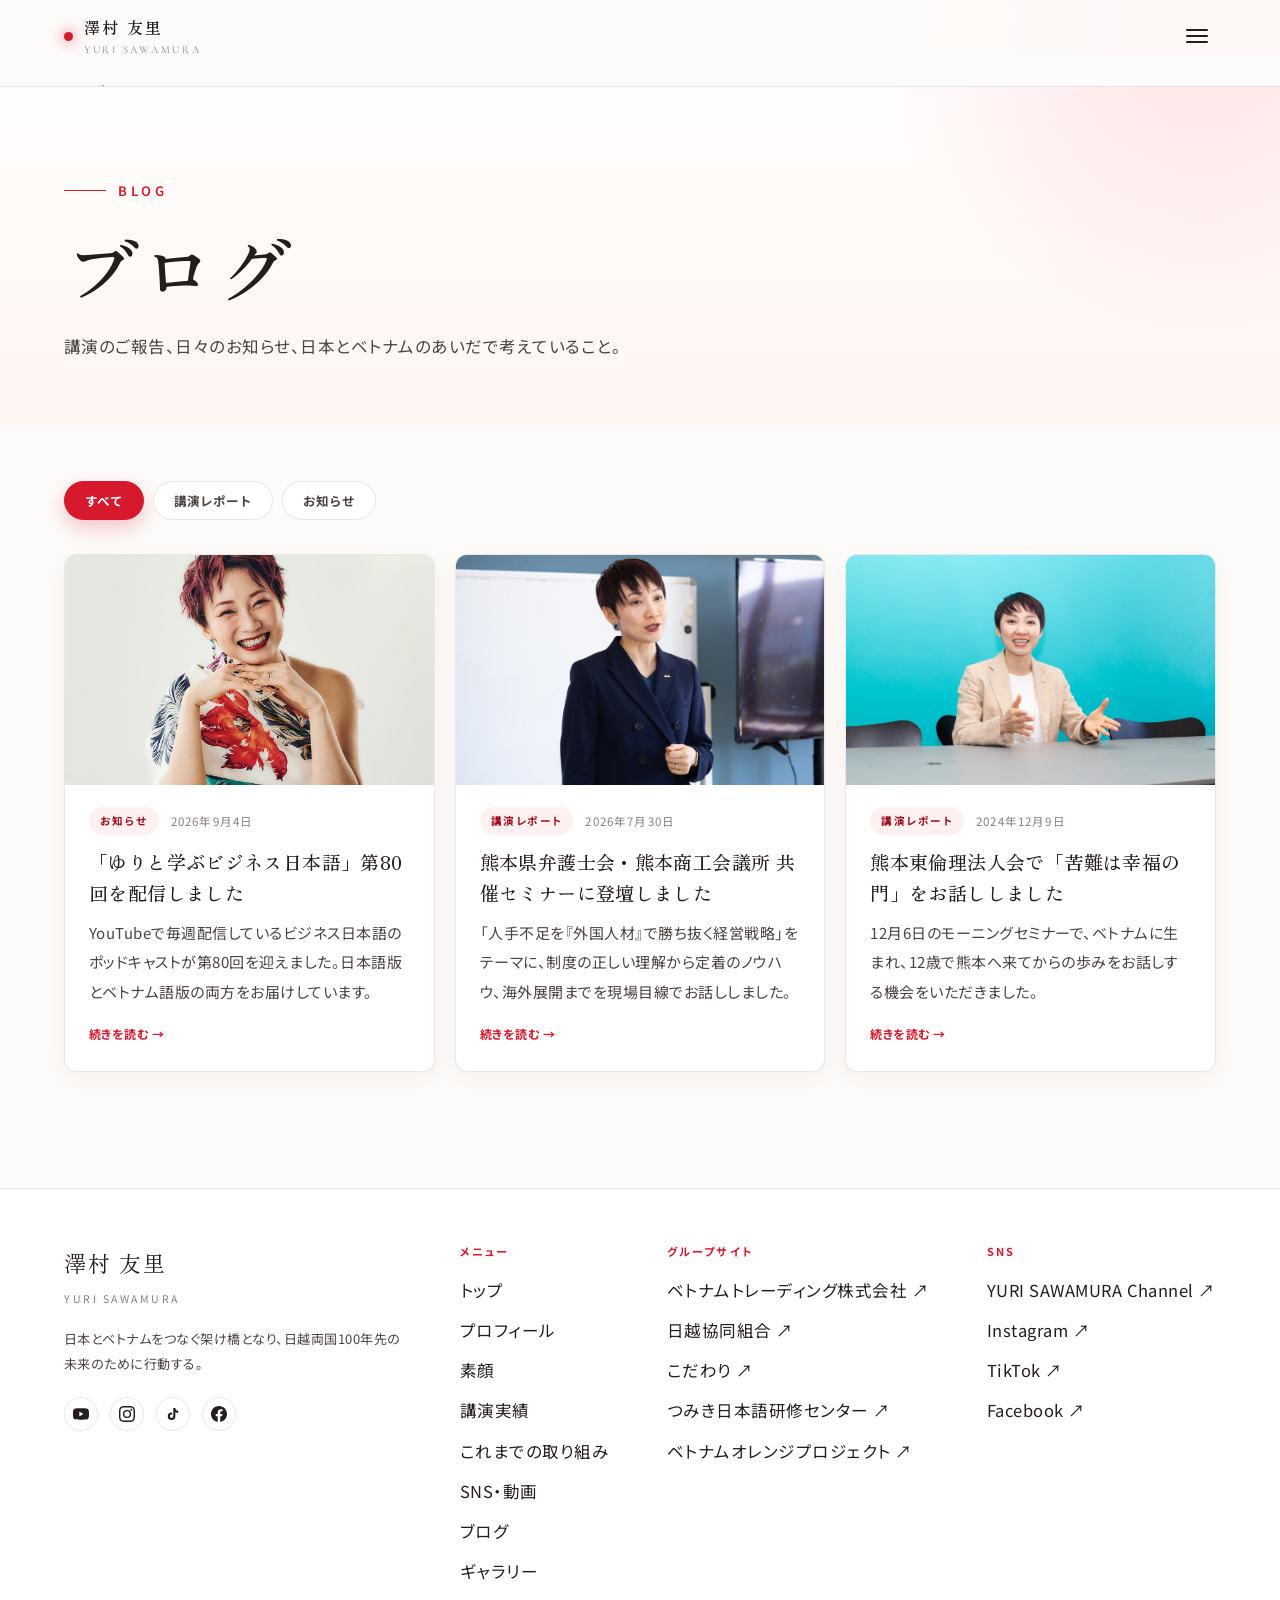
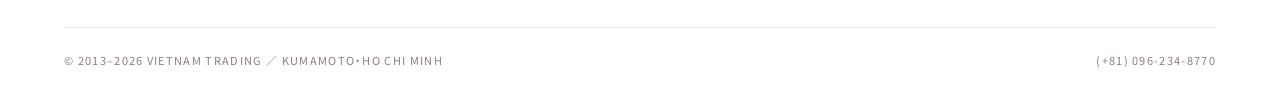
<file: blog.html>
<!DOCTYPE html>
<html lang="ja">
<head>
<meta charset="UTF-8">
<meta name="viewport" content="width=device-width, initial-scale=1">
<title>ブログ ｜ 澤村 友里</title>
<meta name="robots" content="noindex, nofollow, noarchive">
<link rel="preconnect" href="https://fonts.googleapis.com">
<link rel="preconnect" href="https://fonts.gstatic.com" crossorigin>
<link href="https://fonts.googleapis.com/css2?family=Zen+Old+Mincho:wght@400;500;600&family=Noto+Sans+JP:wght@400;500;600;700&family=Cormorant+Garamond:ital,wght@0,400;0,500;1,400;1,500&display=swap" rel="stylesheet">
<link rel="stylesheet" href="style.css?v=20261022">
</head>
<body>
<div id="bar"></div>
<header id="site-header" data-cur="blog.html"></header>

<!-- 一覧 -->
<div id="view-list">
  <div class="page-hero">
    <div class="in">
      <div class="eyebrow">BLOG</div>
      <h1 id="ph-title"></h1>
      <p id="ph-lead"></p>
    </div>
  </div>
  <section style="padding-top:clamp(34px,4.5vw,56px)">
    <div id="blog-sample"></div>
    <div class="chips rv" id="chips"></div>
    <div class="posts" id="list"></div>
  </section>
</div>

<!-- 記事 -->
<div id="view-post" style="display:none">
  <section style="padding-top:clamp(112px,15vw,168px)">
    <article class="article">
      <div class="hd rv" id="a-head"></div>
      <div class="rv" id="a-cover"></div>
      <div class="bd rv" id="a-body"></div>
      <div style="margin-top:56px;padding-top:26px;border-top:1px solid var(--line)">
        <a class="btn btn-o" id="a-back" href="blog.html"></a>
      </div>
    </article>
  </section>
</div>

<footer id="site-footer"></footer>

<script src="data.js?v=20261022"></script>
<script src="i18n-extra.js?v=20261022"></script>
<script src="app.js?v=20261022"></script>
<script src="parts.js?v=20261022"></script>
<script>
let CUR_CAT = 'all';

function renderPage(){
  const slug = new URLSearchParams(location.search).get('p');
  const post = slug ? POSTS.find(x=>x.slug===slug) : null;
  document.getElementById('view-list').style.display = post ? 'none' : '';
  document.getElementById('view-post').style.display = post ? '' : 'none';
  if (post) { drawPost(post); return; }

  document.getElementById('ph-title').textContent = T('secBlog');
  document.getElementById('ph-lead').textContent = L(PAGE_LEADS.blog);
  document.getElementById('blog-sample').innerHTML = sampleNote();

  const cats = POST_CATS.filter(c=>c.key==='all'||POSTS.some(p=>p.cat===c.key));
  document.getElementById('chips').innerHTML = cats.map(c=>
    `<button class="chip${CUR_CAT===c.key?' on':''}" data-k="${c.key}">${esc(L(c.label))}</button>`).join('');
  document.querySelectorAll('#chips .chip').forEach(b=>b.onclick=()=>{
    CUR_CAT=b.dataset.k;
    document.querySelectorAll('#chips .chip').forEach(x=>x.classList.toggle('on',x.dataset.k===CUR_CAT));
    drawList(); bindReveal();
  });
  drawList();
}

function drawList(){
  const list = POSTS.filter(p=>CUR_CAT==='all'||p.cat===CUR_CAT)
                    .sort((a,b)=>b.date.localeCompare(a.date));
  document.getElementById('list').innerHTML = list.length
    ? list.map(postCard).join('')
    : `<p class="empty">${T('preparing')}</p>`;
}


function drawPost(p){
  document.title = L(p.title) + ' ｜ 澤村 友里';
  const cat = (POST_CATS.find(c=>c.key===p.cat)||{}).label || p.cat;
  document.getElementById('a-head').innerHTML = `
    <div style="display:flex;align-items:center;gap:12px;flex-wrap:wrap">
      <span class="tag">${esc(L(cat))}</span>
      <time style="font-size:12px;letter-spacing:.1em;color:var(--muted)">${fmtDate(p.date)}</time>
    </div>
    <h1>${esc(L(p.title))}</h1>`;
  document.getElementById('a-cover').innerHTML = p.image
    ? `<div class="cover"><img src="${p.image}" alt=""></div>` : '';
  document.getElementById('a-body').innerHTML = L(p.body);
  document.getElementById('a-back').textContent = T('backToList');
}
</script>
</body>
</html>
</file>
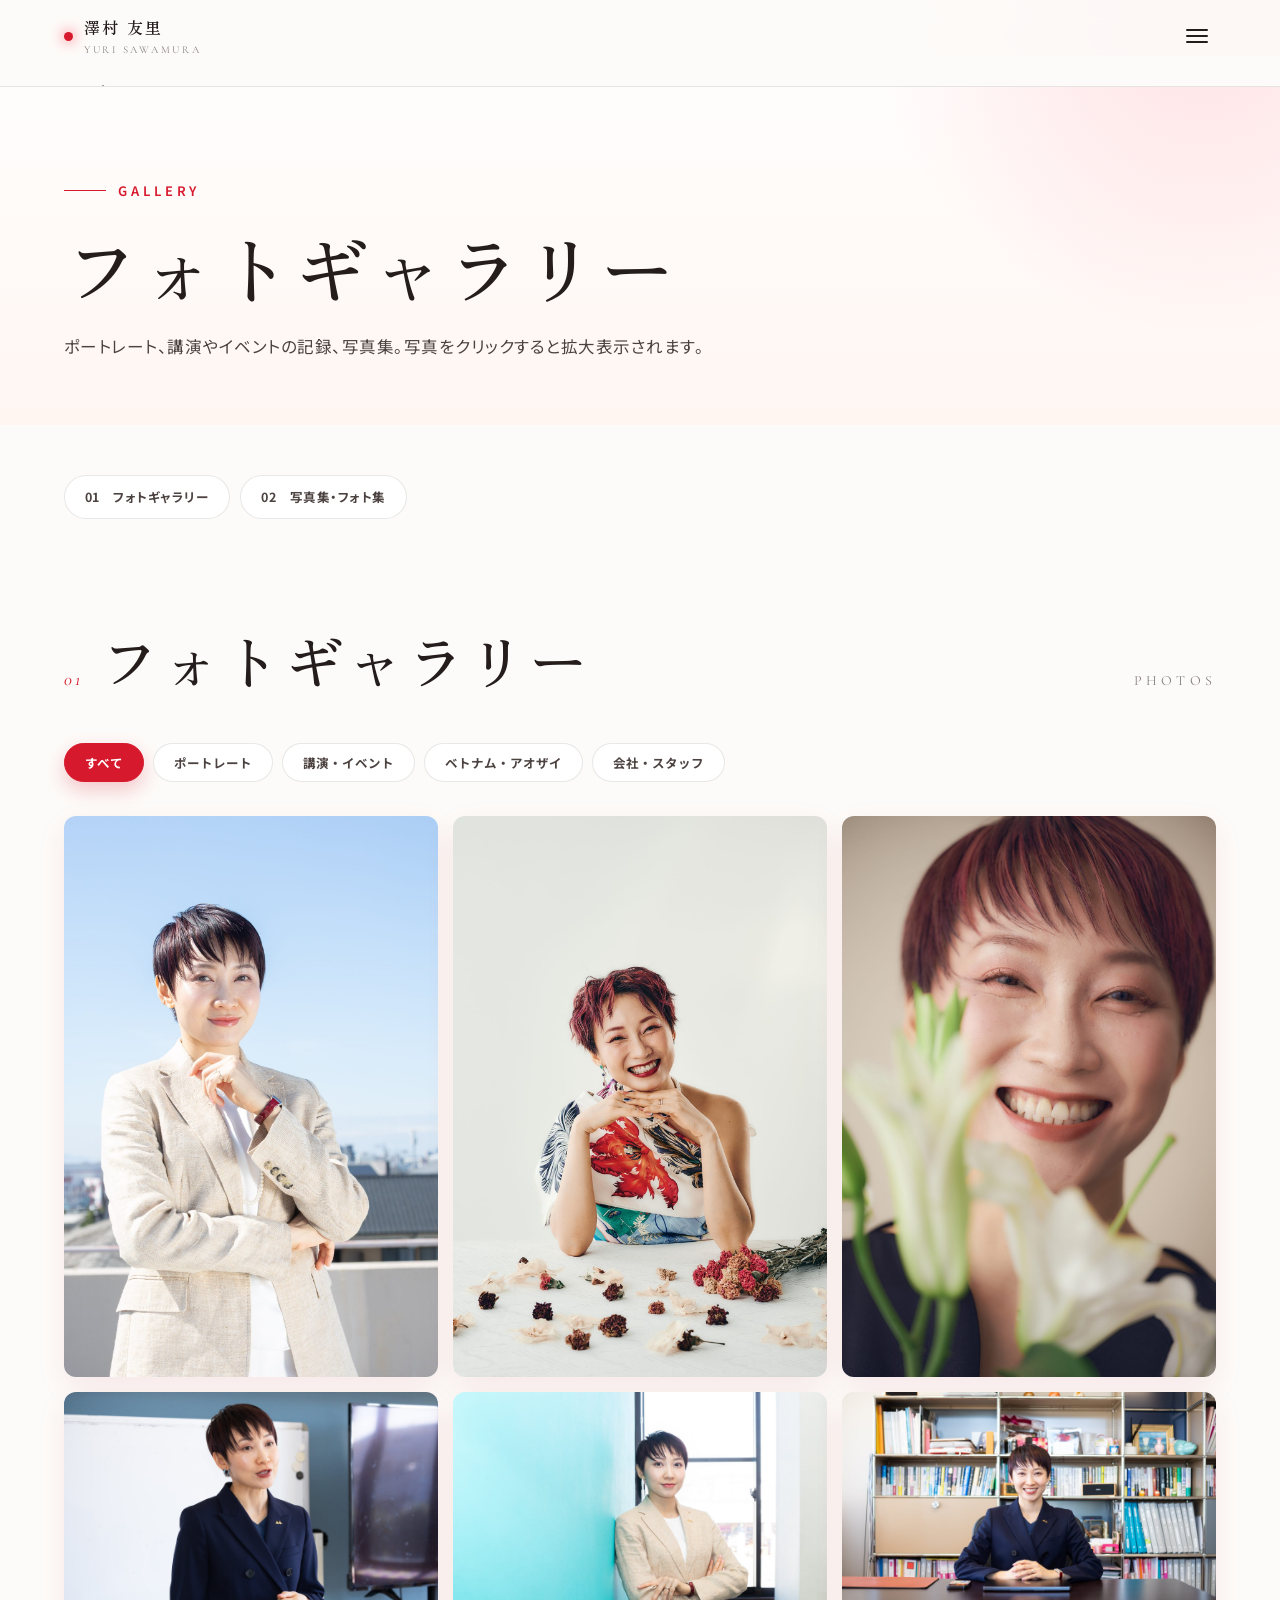
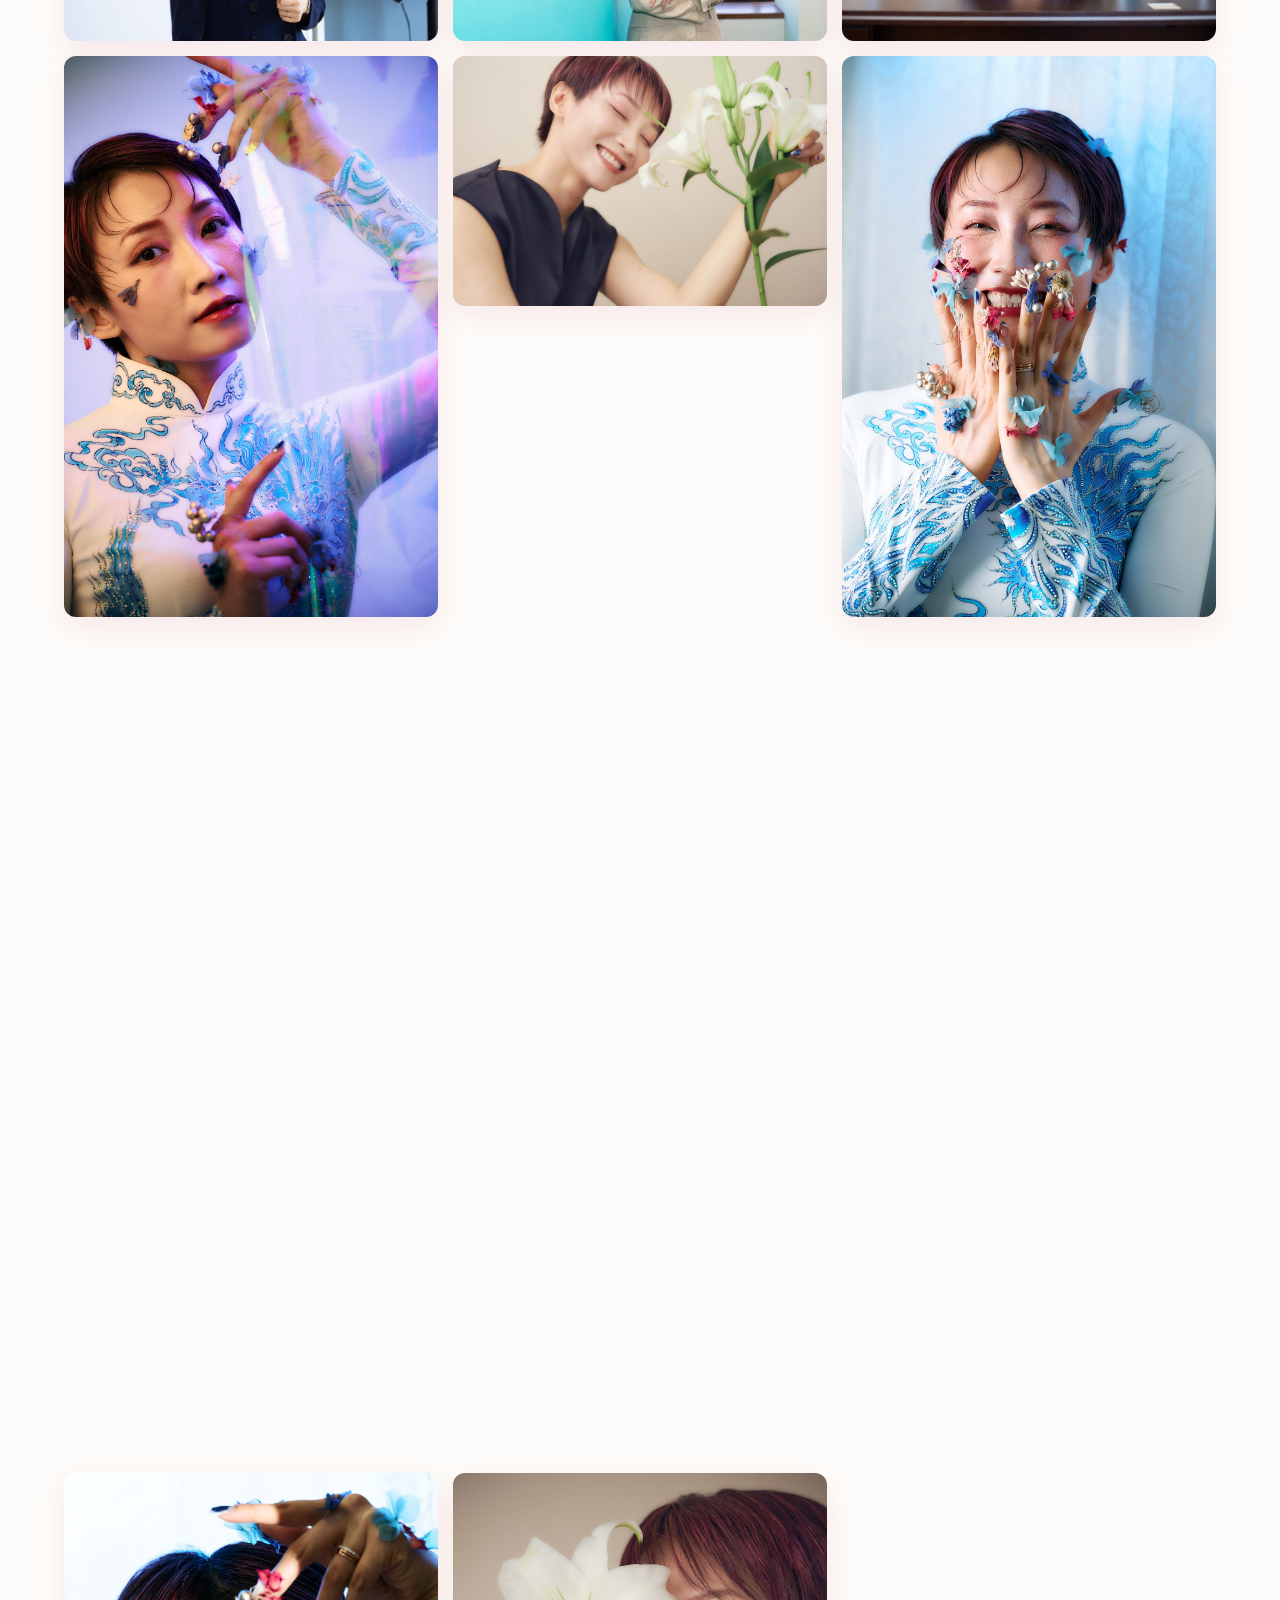
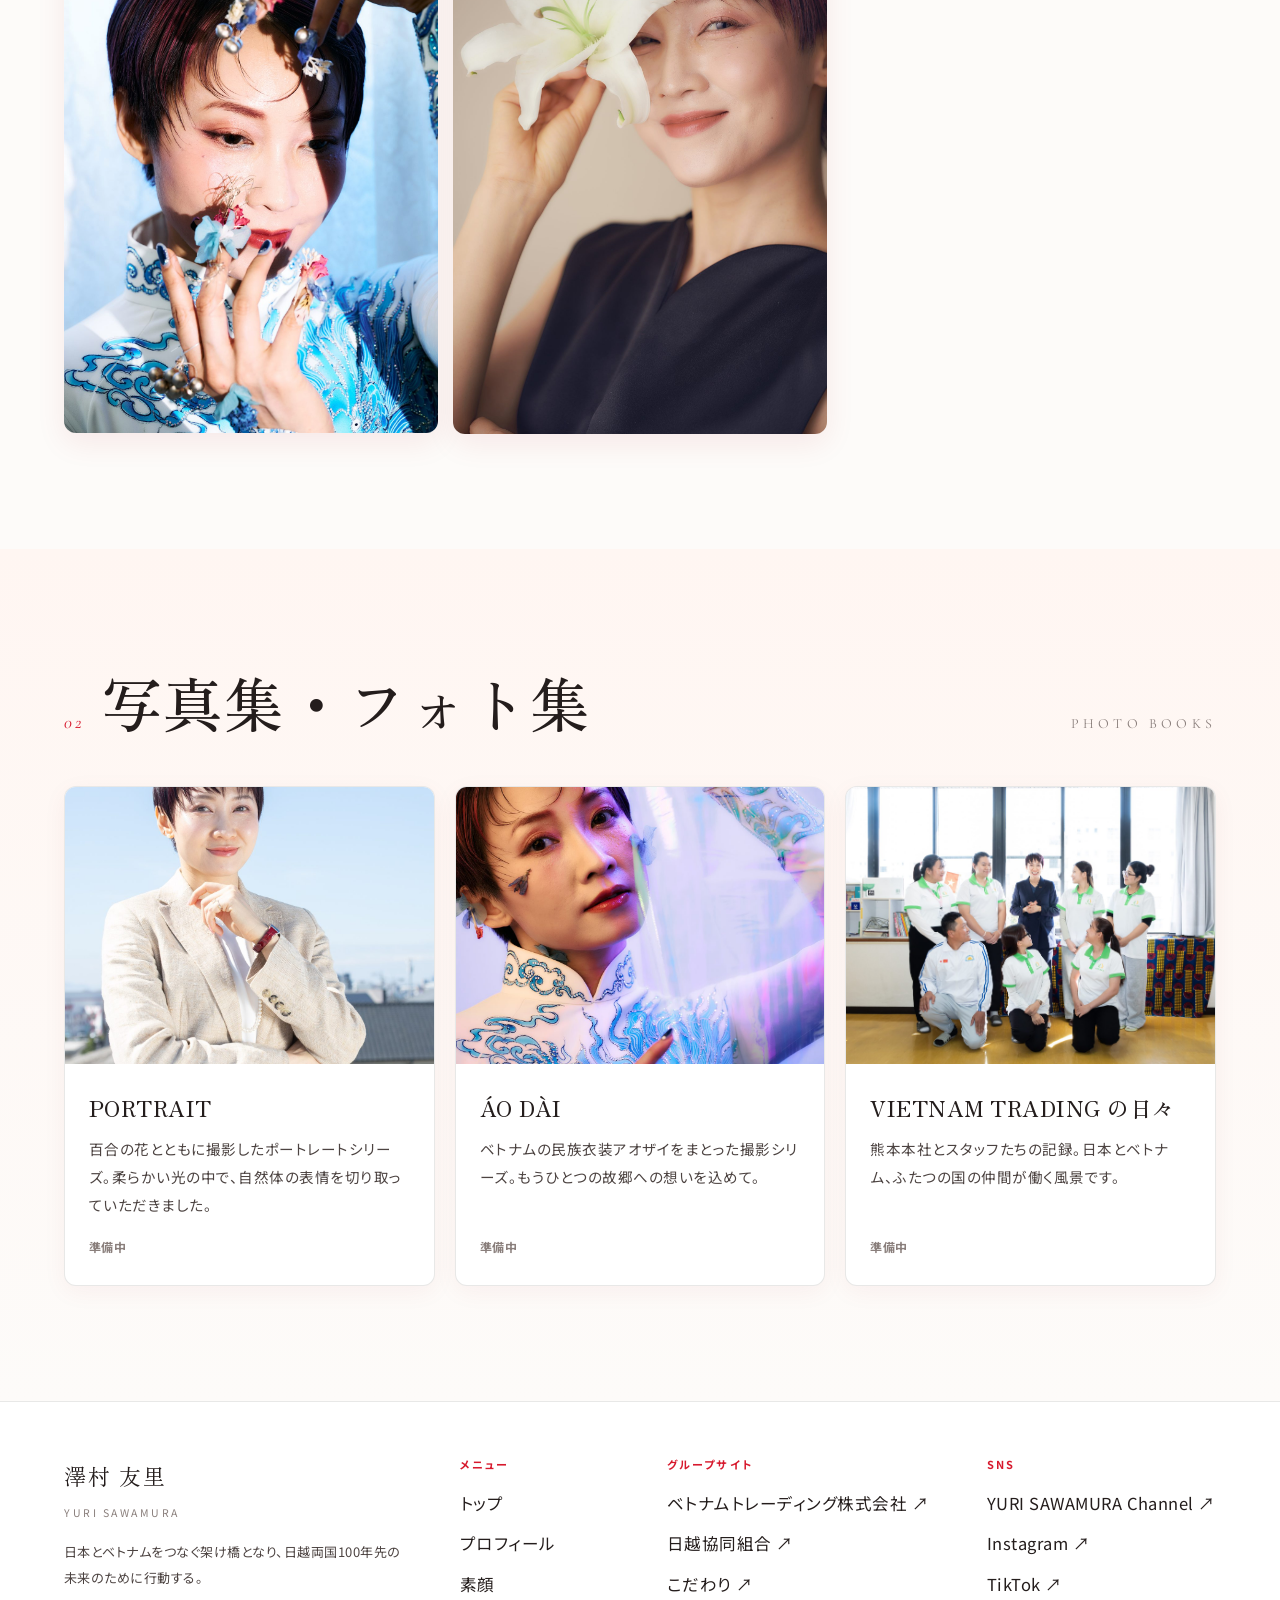
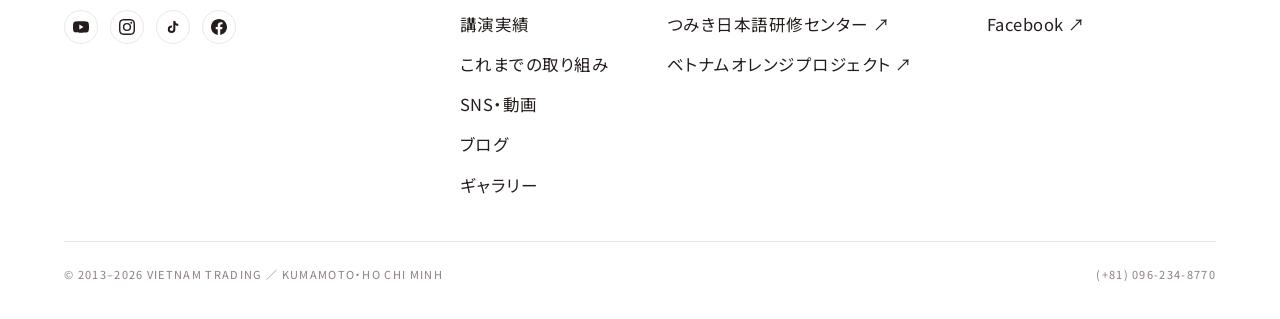
<file: gallery.html>
<!DOCTYPE html>
<html lang="ja">
<head>
<meta charset="UTF-8">
<meta name="viewport" content="width=device-width, initial-scale=1">
<title>フォトギャラリー ｜ 澤村 友里</title>
<meta name="robots" content="noindex, nofollow, noarchive">
<link rel="preconnect" href="https://fonts.googleapis.com">
<link rel="preconnect" href="https://fonts.gstatic.com" crossorigin>
<link href="https://fonts.googleapis.com/css2?family=Zen+Old+Mincho:wght@400;500;600&family=Noto+Sans+JP:wght@400;500;600;700&family=Cormorant+Garamond:ital,wght@0,400;0,500;1,400;1,500&display=swap" rel="stylesheet">
<link rel="stylesheet" href="style.css?v=20261022">
</head>
<body>
<div id="bar"></div>
<header id="site-header" data-cur="gallery.html"></header>

<div class="page-hero">
  <div class="in">
    <div class="eyebrow">GALLERY</div>
    <h1 id="ph-title"></h1>
    <p id="ph-lead"></p>
  </div>
</div>

<!-- 目次 -->
<section style="padding-top:clamp(30px,4vw,50px);padding-bottom:0">
  <div class="toc rv" id="toc"></div>
</section>

<!-- 写真 -->
<section id="photos" style="padding-top:clamp(40px,5vw,70px)">
  <div class="sec-head rv">
    <span class="sec-num">01</span>
    <h2 class="sec-title" id="t-photos"></h2>
    <span class="sec-sub">PHOTOS</span>
  </div>
  <div class="chips rv" id="chips"></div>
  <div class="masonry" id="grid"></div>
</section>

<!-- 写真集 -->
<section id="albums" style="background:linear-gradient(180deg,var(--bg-2),var(--bg))">
  <div class="sec-head rv">
    <span class="sec-num">02</span>
    <h2 class="sec-title" id="t-albums"></h2>
    <span class="sec-sub">PHOTO BOOKS</span>
  </div>
  <div id="alb-sample"></div>
  <div class="albums" id="alb-list"></div>
</section>

<footer id="site-footer"></footer>

<div id="lb"><span class="x">×</span><span class="nv prev">‹</span><img alt=""><span class="nv next">›</span><div class="cap"></div></div>

<script src="data.js?v=20261022"></script>
<script src="i18n-extra.js?v=20261022"></script>
<script src="app.js?v=20261022"></script>
<script src="parts.js?v=20261022"></script>
<script>
let CUR_CAT = 'all';

function renderPage(){
  document.getElementById('ph-title').textContent = T('secGallery');
  document.getElementById('ph-lead').textContent = L(PAGE_LEADS.gallery);

  document.getElementById('toc').innerHTML = [
    ['#photos',T('secGallery')],['#albums',T('secAlbums')]
  ].map((x,i)=>`<a href="${x[0]}">${String(i+1).padStart(2,'0')}　${x[1]}</a>`).join('');

  /* 写真 */
  document.getElementById('t-photos').textContent = T('secGallery');
  const cats = PHOTO_CATS.filter(c=>c.key==='all'||PHOTOS.some(p=>p.cat===c.key));
  document.getElementById('chips').innerHTML = cats.map(c=>
    `<button class="chip${CUR_CAT===c.key?' on':''}" data-k="${c.key}">${esc(L(c.label))}</button>`).join('');
  document.querySelectorAll('#chips .chip').forEach(b=>b.onclick=()=>{
    CUR_CAT=b.dataset.k;
    document.querySelectorAll('#chips .chip').forEach(x=>x.classList.toggle('on',x.dataset.k===CUR_CAT));
    drawGrid();
  });
  drawGrid();

  /* 写真集 */
  document.getElementById('t-albums').textContent = T('secAlbums');
  document.getElementById('alb-sample').innerHTML = sampleNote();
  document.getElementById('alb-list').innerHTML = ALBUMS.map(a=>{
    const go = a.url
      ? `<a class="go" href="${a.url}" target="_blank" rel="noopener">${T('viewAlbum')} ↗</a>`
      : `<span class="go dim">${T('preparing')}</span>`;
    return `<article class="card album rv">
      <div class="ph"><img src="${a.cover}" alt=""></div>
      <div class="bd">
        <h4>${esc(L(a.title))}</h4>
        ${L(a.count)?`<div class="m">${esc(L(a.count))}</div>`:''}
        <p>${esc(L(a.desc))}</p>
        ${go}
      </div></article>`;}).join('');
}

function drawGrid(){
  const list = PHOTOS.filter(p=>CUR_CAT==='all'||p.cat===CUR_CAT);
  document.getElementById('grid').innerHTML = list.length
    ? list.map((p,i)=>`<figure class="rv"><img src="${p.src}" alt="" loading="lazy">
        <figcaption>${esc(L(p.caption))}</figcaption></figure>`).join('')
    : `<p class="empty">${T('preparing')}</p>`;
  bindReveal();
  bindLightbox('#grid figure');
}

function bindLightbox(sel){
  const figs=[...document.querySelectorAll(sel)],lb=document.getElementById('lb');
  if(!lb) return;
  const im=lb.querySelector('img'),cap=lb.querySelector('.cap');let cur=0;
  function show(i){cur=(i+figs.length)%figs.length;
    im.src=figs[cur].querySelector('img').src;
    const fc=figs[cur].querySelector('figcaption');
    cap.textContent=fc?fc.textContent:'';lb.classList.add('on');}
  figs.forEach((f,i)=>f.onclick=()=>show(i));
  lb.onclick=e=>{
    if(e.target.classList.contains('prev')){show(cur-1);e.stopPropagation();}
    else if(e.target.classList.contains('next')){show(cur+1);e.stopPropagation();}
    else if(e.target!==im){lb.classList.remove('on');}};
  document.onkeydown=e=>{
    if(!lb.classList.contains('on'))return;
    if(e.key==='Escape')lb.classList.remove('on');
    if(e.key==='ArrowLeft')show(cur-1);
    if(e.key==='ArrowRight')show(cur+1);};
}
</script>
</body>
</html>
</file>
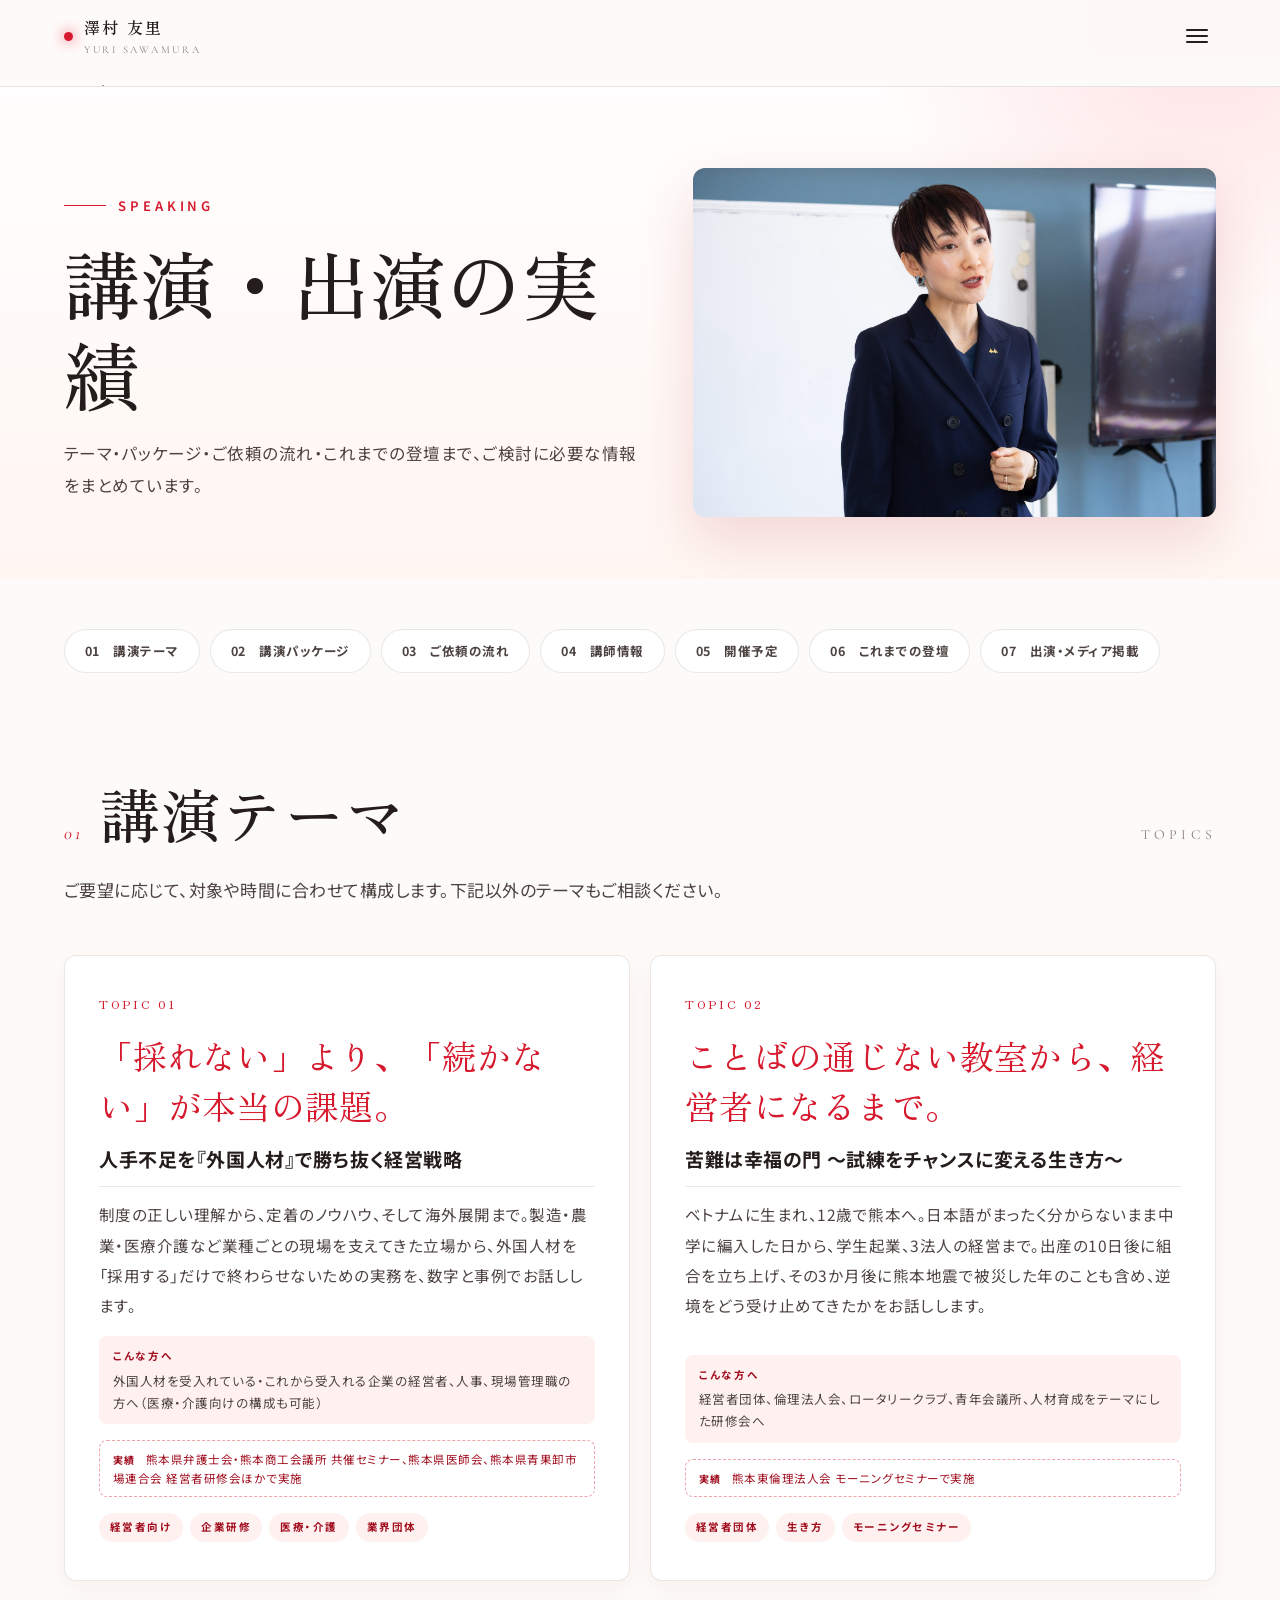
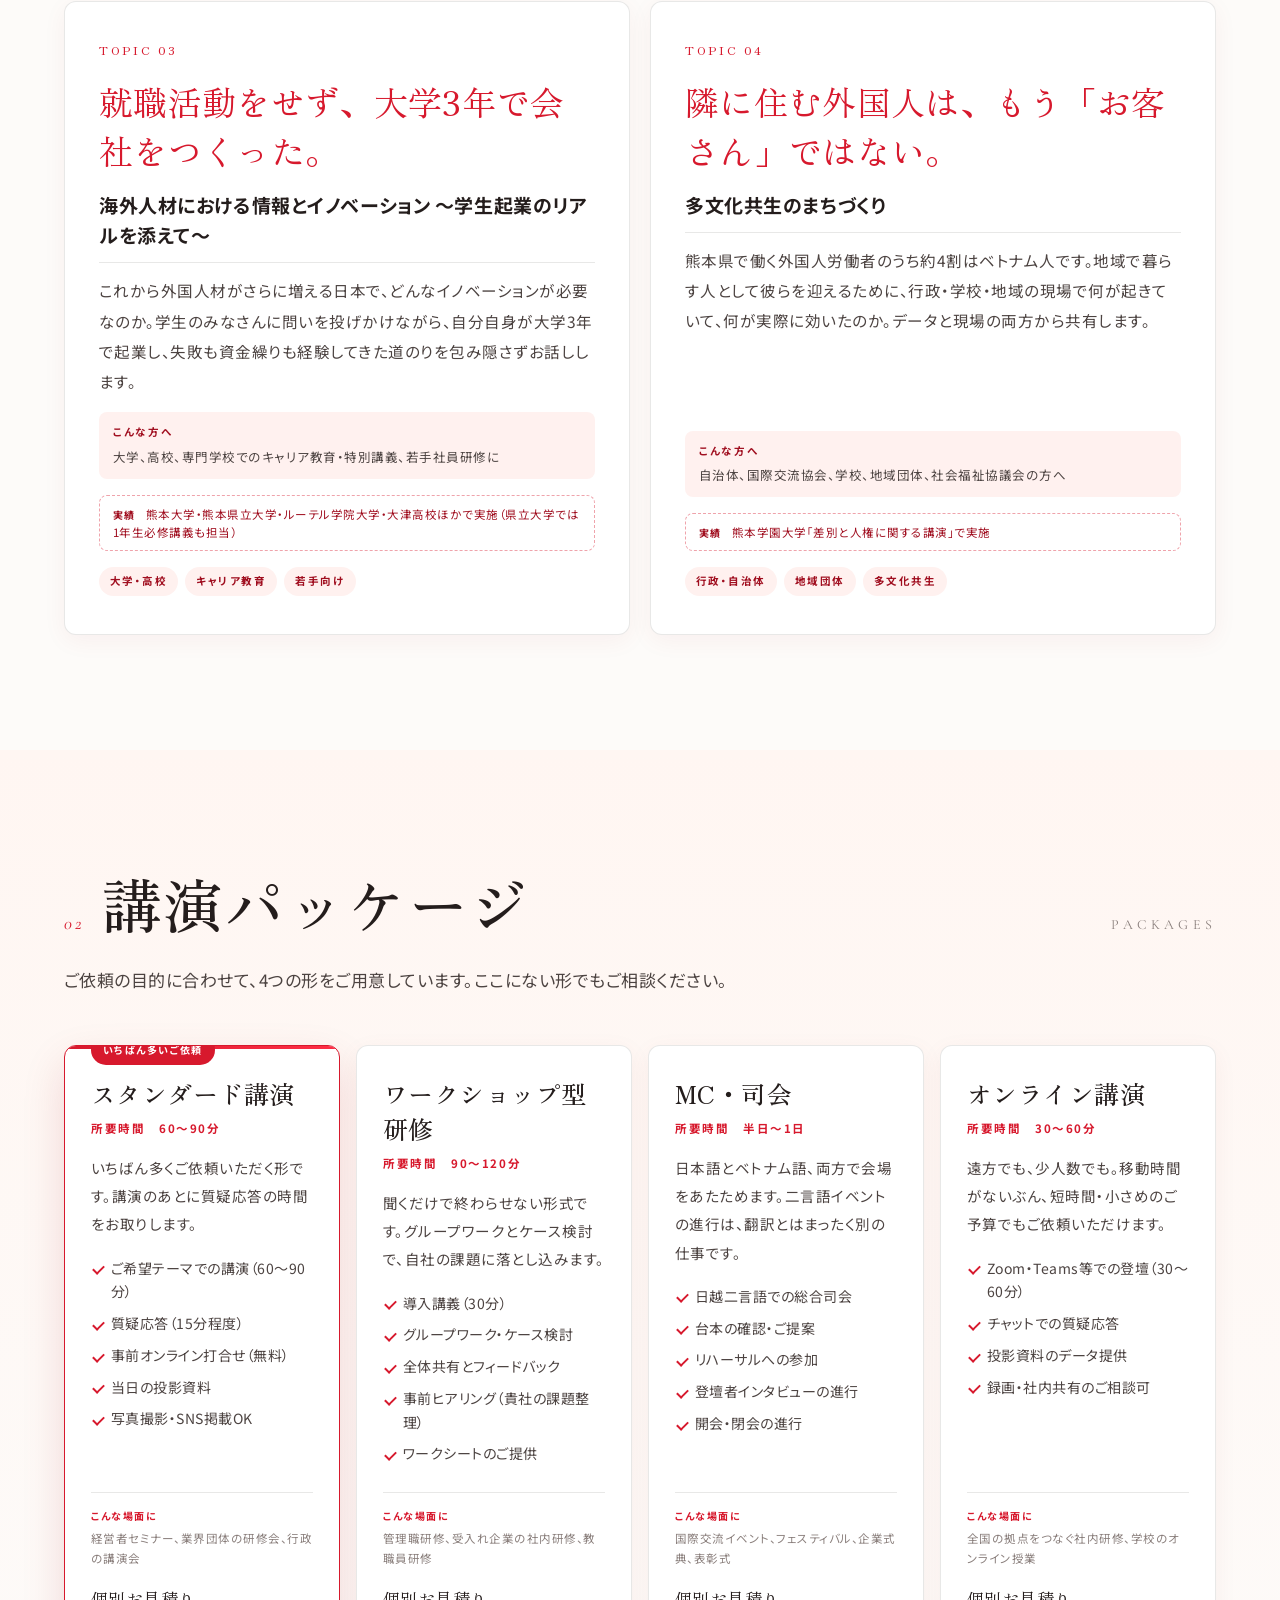
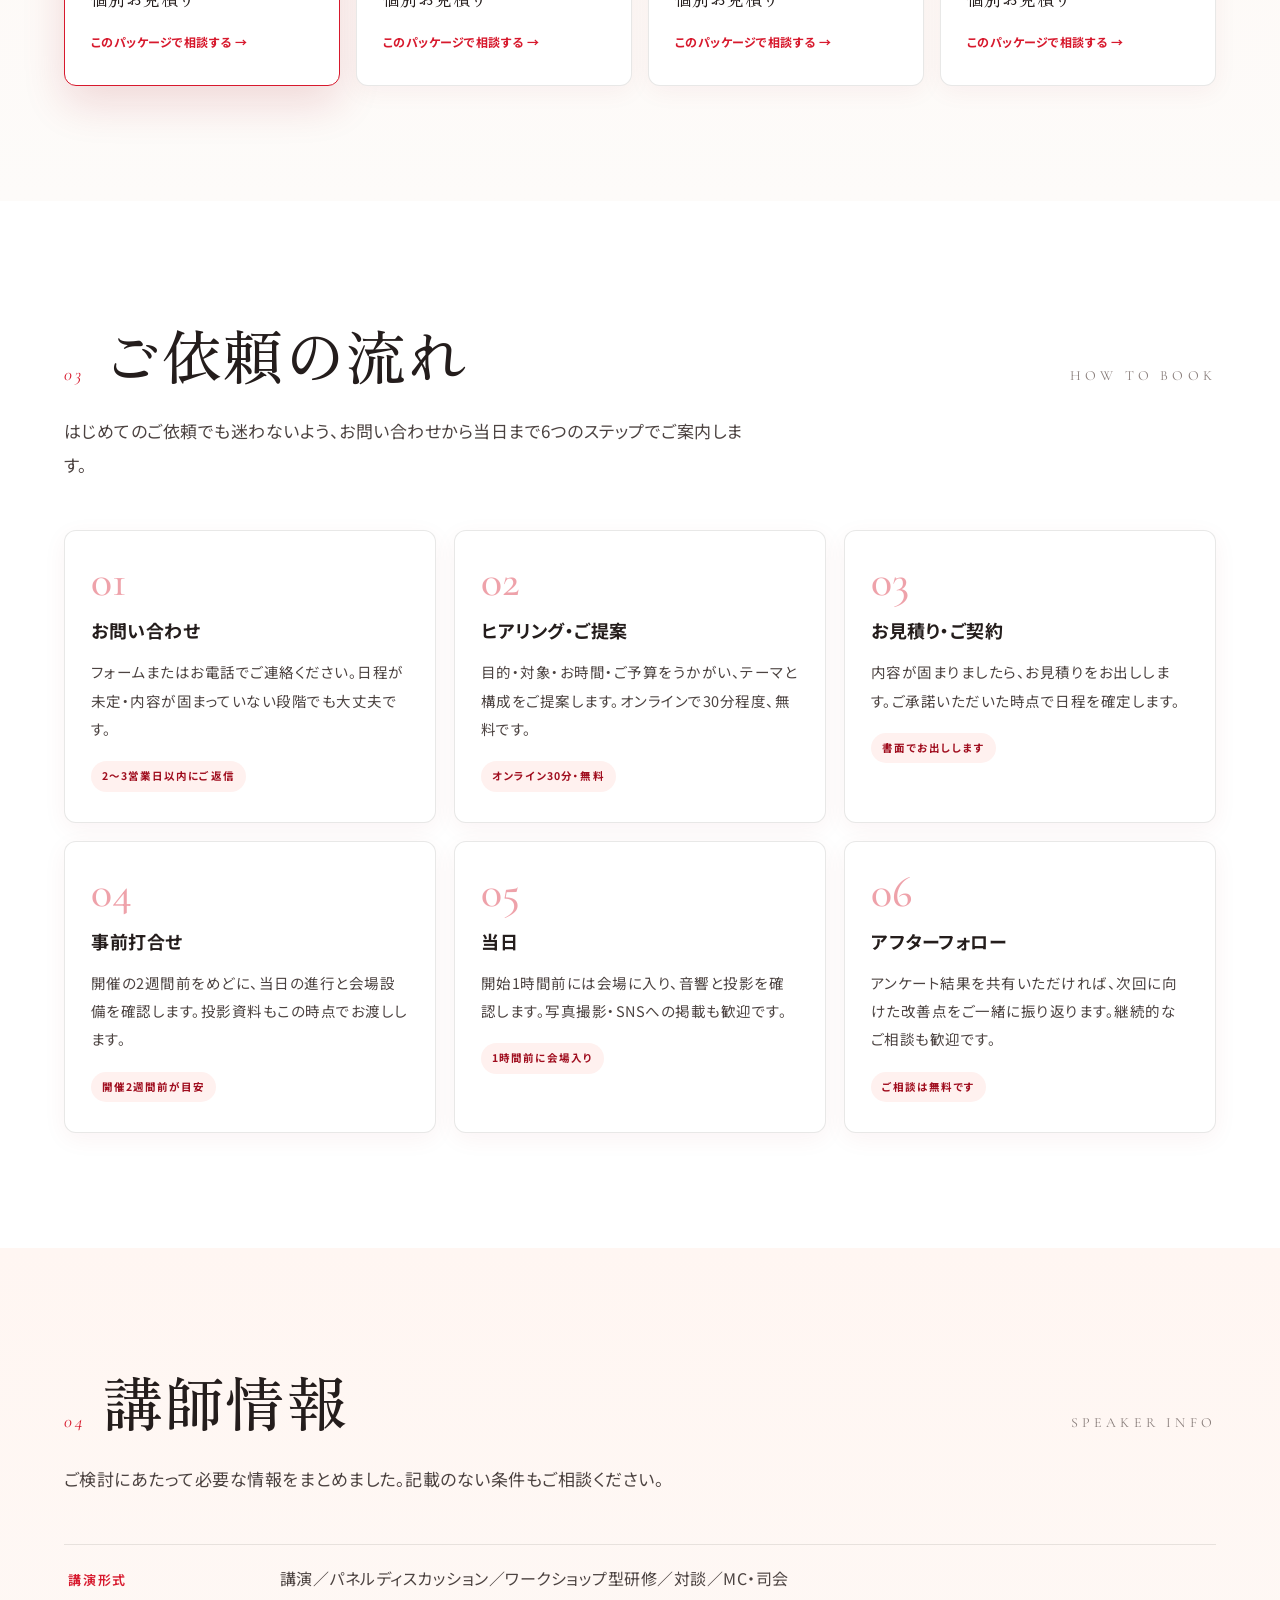
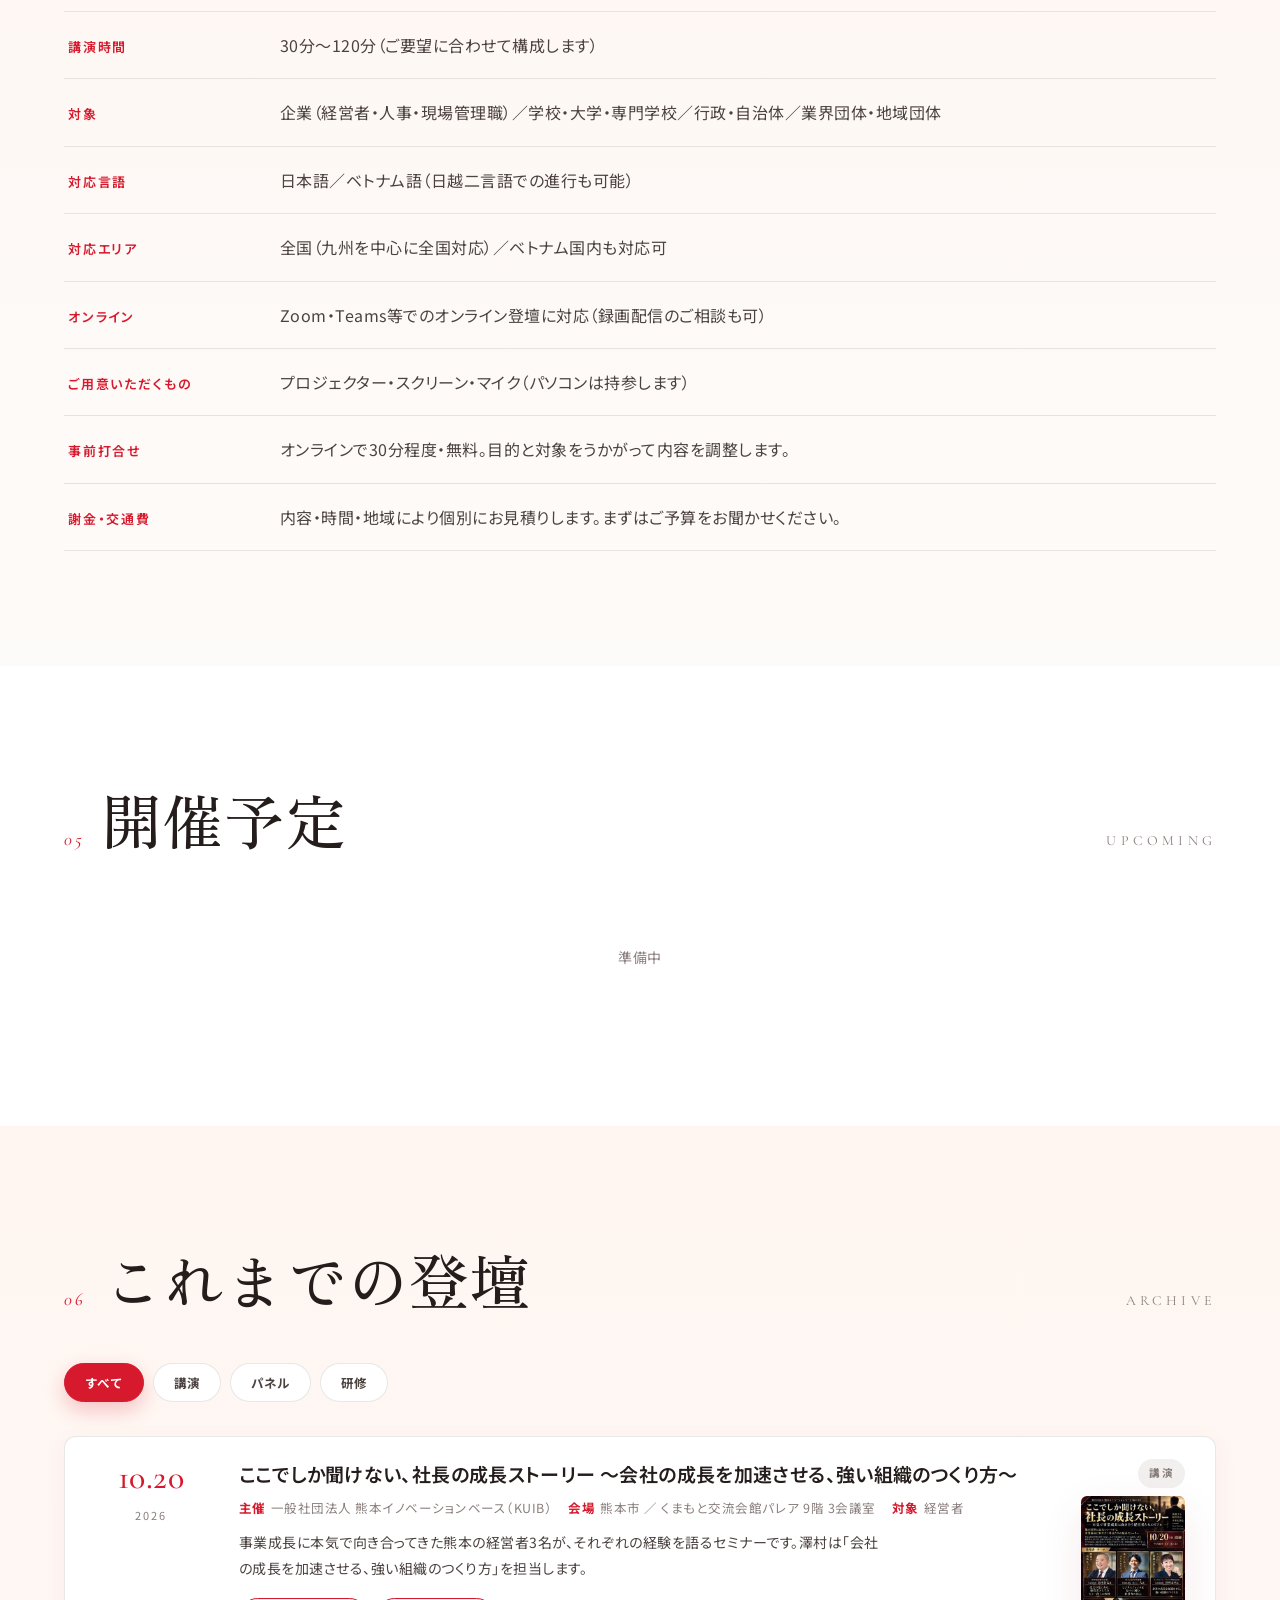
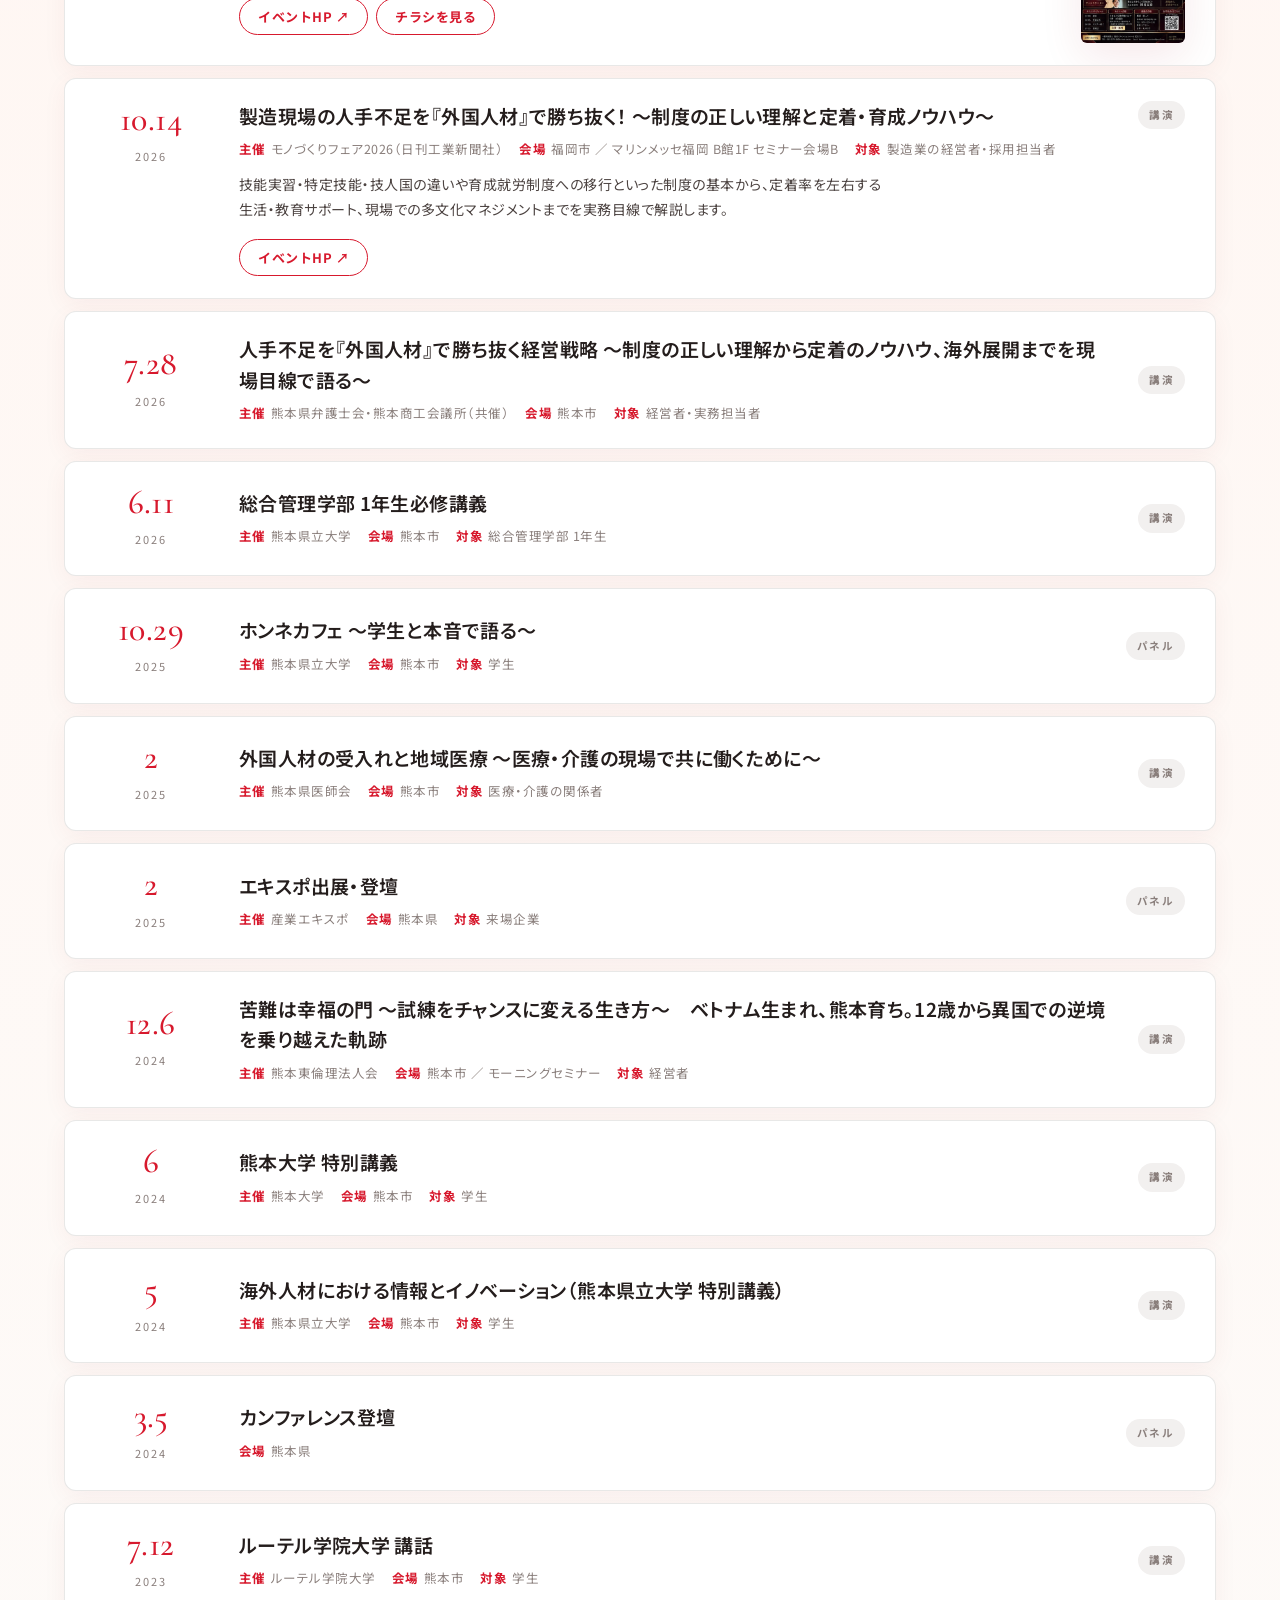
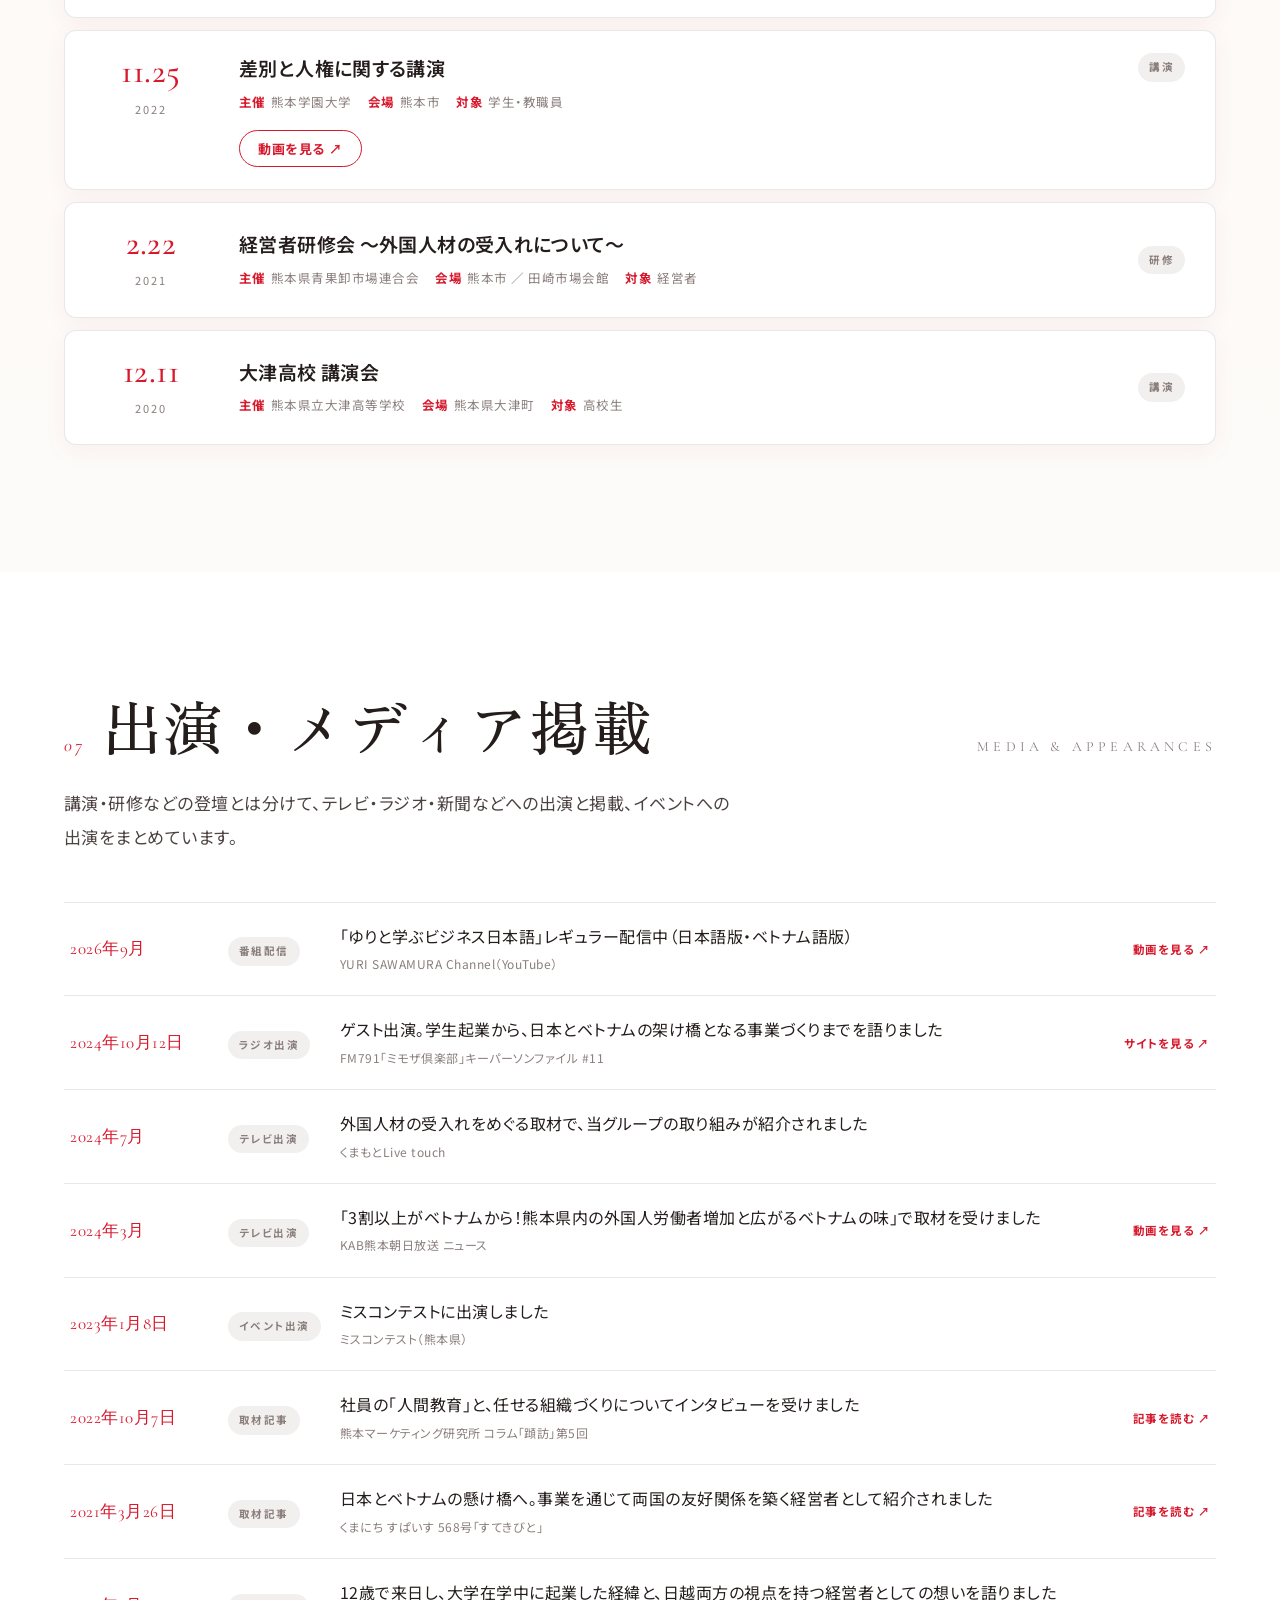
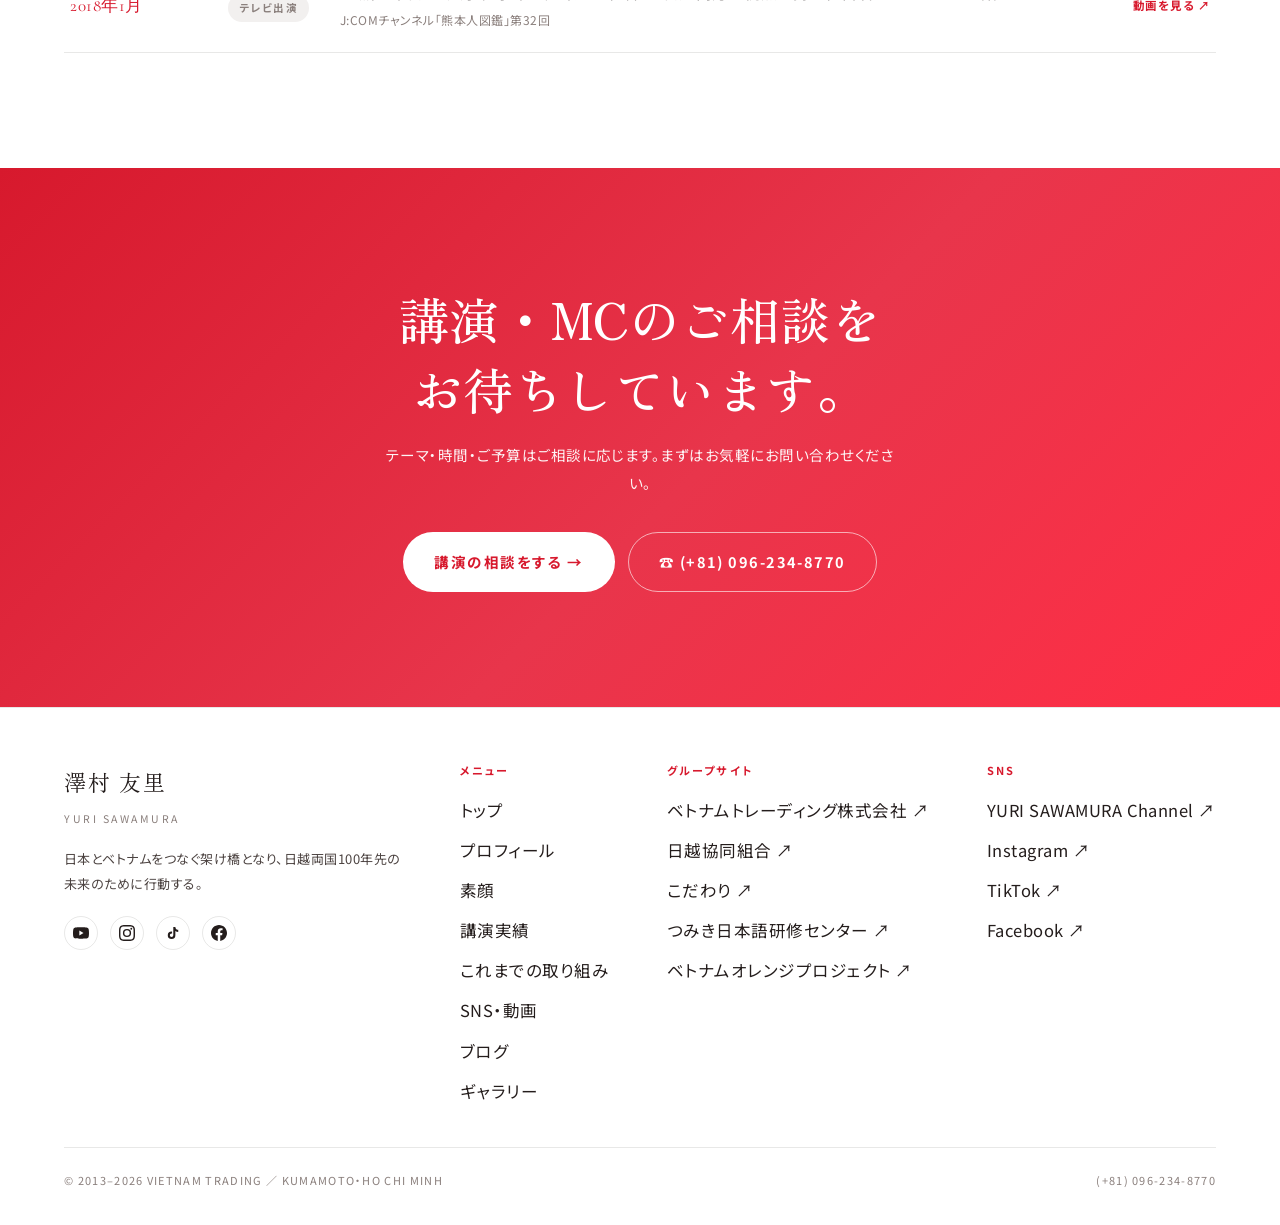
<file: lecture.html>
<!DOCTYPE html>
<html lang="ja">
<head>
<meta charset="UTF-8">
<meta name="viewport" content="width=device-width, initial-scale=1">
<title>講演依頼・実績 ｜ 澤村 友里</title>
<meta name="robots" content="noindex, nofollow, noarchive">
<link rel="preconnect" href="https://fonts.googleapis.com">
<link rel="preconnect" href="https://fonts.gstatic.com" crossorigin>
<link href="https://fonts.googleapis.com/css2?family=Zen+Old+Mincho:wght@400;500;600&family=Noto+Sans+JP:wght@400;500;600;700&family=Cormorant+Garamond:ital,wght@0,400;0,500;1,400;1,500&display=swap" rel="stylesheet">
<link rel="stylesheet" href="style.css?v=20261022">
</head>
<body>
<div id="bar"></div>
<header id="site-header" data-cur="lecture.html"></header>

<div class="page-hero has-img">
  <div class="in">
    <div>
      <div class="eyebrow">SPEAKING</div>
      <h1 id="ph-title"></h1>
      <p id="ph-lead"></p>
    </div>
    <div class="ph-img rv"><img src="img/q_72.jpg" alt="講演中の澤村友里"></div>
  </div>
</div>

<!-- 目次 -->
<section style="padding-top:clamp(30px,4vw,50px);padding-bottom:0">
  <div class="toc rv" id="toc"></div>
</section>

<!-- 01 講演テーマ -->
<section id="topics" style="padding-top:clamp(40px,5vw,70px)">
  <div class="sec-head rv">
    <span class="sec-num">01</span>
    <h2 class="sec-title" id="t-topics"></h2>
    <span class="sec-sub">TOPICS</span>
  </div>
  <p class="sec-lead rv" id="t-topics-lead"></p>
  <div class="topics" id="topics-list"></div>
</section>

<!-- 02 講演パッケージ -->
<section id="packages" style="background:linear-gradient(180deg,var(--bg-2),var(--bg))">
  <div class="sec-head rv">
    <span class="sec-num">02</span>
    <h2 class="sec-title" id="t-package"></h2>
    <span class="sec-sub">PACKAGES</span>
  </div>
  <p class="sec-lead rv" id="t-package-lead"></p>
  <div class="packs" id="packs"></div>
</section>

<!-- 03 ご依頼の流れ -->
<section id="steps" style="background:#fff">
  <div class="sec-head rv">
    <span class="sec-num">03</span>
    <h2 class="sec-title" id="t-steps"></h2>
    <span class="sec-sub">HOW TO BOOK</span>
  </div>
  <p class="sec-lead rv" id="t-steps-lead"></p>
  <div class="steps" id="steps-list"></div>
</section>

<!-- 04 講師情報 -->
<section id="speaker" style="background:linear-gradient(180deg,var(--bg-2),var(--bg))">
  <div class="sec-head rv">
    <span class="sec-num">04</span>
    <h2 class="sec-title" id="t-speaker"></h2>
    <span class="sec-sub">SPEAKER INFO</span>
  </div>
  <p class="sec-lead rv" id="t-speaker-lead"></p>
  <dl class="spec rv" id="speaker-spec"></dl>
  <div id="registry-wrap" hidden>
    <h3 class="sub-head" id="t-registry" style="margin-top:44px"></h3>
    <p class="sec-lead rv" id="t-registry-lead" style="margin-top:8px"></p>
    <div class="media-list" id="registry-list"></div>
  </div>
</section>

<!-- 05 開催予定 -->
<section id="upcoming" style="background:#fff">
  <div class="sec-head rv">
    <span class="sec-num">05</span>
    <h2 class="sec-title" id="t-upcoming"></h2>
    <span class="sec-sub">UPCOMING</span>
  </div>
  <div id="lec-sample"></div>
  <div id="up-list"></div>
</section>

<!-- 06 これまでの登壇 -->
<section id="past" style="background:linear-gradient(180deg,var(--bg-2),var(--bg))">
  <div class="sec-head rv">
    <span class="sec-num">06</span>
    <h2 class="sec-title" id="t-past"></h2>
    <span class="sec-sub">ARCHIVE</span>
  </div>
  <div class="chips rv" id="chips"></div>
  <div id="past-list"></div>
</section>

<!-- 07 出演・メディア掲載（登壇とは分けて表示） -->
<section id="appear" style="background:#fff">
  <div class="sec-head rv">
    <span class="sec-num">07</span>
    <h2 class="sec-title" id="t-appear"></h2>
    <span class="sec-sub">MEDIA &amp; APPEARANCES</span>
  </div>
  <p class="sec-lead rv" id="t-appear-lead"></p>
  <div class="media-list rv" id="appear-list"></div>
</section>

<!-- CTA -->
<section id="cta" style="background:linear-gradient(135deg,var(--red) 0%,#E8354B 55%,var(--red-bright) 100%);color:#fff;text-align:center">
  <div class="rv" id="cta-in"></div>
</section>

<footer id="site-footer"></footer>

<script src="data.js?v=20261022"></script>
<script src="i18n-extra.js?v=20261022"></script>
<script src="app.js?v=20261022"></script>
<script src="parts.js?v=20261022"></script>
<script>
let CUR_KIND = 'all';

function renderPage(){
  document.getElementById('ph-title').textContent = T('secLecture');
  document.getElementById('ph-lead').textContent = L(PAGE_LEADS.lecture);

  document.getElementById('toc').innerHTML = [
    ['#topics',T('secTopics')],['#packages',T('secPackage')],['#steps',T('secSteps')],
    ['#speaker',T('secSpeaker')],['#upcoming',T('secUpcoming')],['#past',T('secPast')],['#appear',T('secAppear')]
  ].map((x,i)=>`<a href="${x[0]}">${String(i+1).padStart(2,'0')}　${x[1]}</a>`).join('');

  /* 01 テーマ */
  document.getElementById('t-topics').textContent = T('secTopics');
  document.getElementById('t-topics-lead').textContent = T('secTopicsLead');
  document.getElementById('topics-list').innerHTML = TOPICS.map(topicCard).join('');

  /* 02 パッケージ */
  document.getElementById('t-package').textContent = T('secPackage');
  document.getElementById('t-package-lead').textContent = T('secPackageLead');
  /* featured（重点）のパッケージを先頭に。あとは data.js の並び順 */
  document.getElementById('packs').innerHTML = PACKAGES.slice()
    .sort((a,b)=>(b.featured?1:0)-(a.featured?1:0)).map(packCard).join('');

  /* 03 流れ */
  document.getElementById('t-steps').textContent = T('secSteps');
  document.getElementById('t-steps-lead').textContent = T('secStepsLead');
  document.getElementById('steps-list').innerHTML = STEPS.map(stepCard).join('');

  /* 04 講師情報 */
  document.getElementById('t-speaker').textContent = T('secSpeaker');
  document.getElementById('t-speaker-lead').textContent = T('secSpeakerLead');
  document.getElementById('speaker-spec').innerHTML = SPEAKER_SPEC.map(specRow).join('');
  /* 登録講師：data.js の REGISTRY に1件でもあれば表示 */
  const reg = (typeof REGISTRY !== 'undefined') ? REGISTRY : [];
  document.getElementById('registry-wrap').hidden = !reg.length;
  document.getElementById('t-registry').textContent = T('secRegistry');
  document.getElementById('t-registry-lead').textContent = T('secRegistryLead');
  document.getElementById('registry-list').innerHTML = reg.slice()
    .sort((a,b)=>String(b.year).localeCompare(String(a.year))).map(registryRow).join('');

  /* 05 開催予定 */
  document.getElementById('t-upcoming').textContent = T('secUpcoming');
  document.getElementById('lec-sample').innerHTML = sampleNote();
  const up = LECTURES.filter(isUpcoming).sort((a,b)=>a.date.localeCompare(b.date));
  document.getElementById('up-list').innerHTML = up.length
    ? up.map(lecRow).join('') : `<p class="empty">${T('preparing')}</p>`;

  /* 06 これまでの登壇 */
  document.getElementById('t-past').textContent = T('secPast');
  const kinds = [...new Set(pastTalks().map(l=>l.kind))];
  document.getElementById('chips').innerHTML =
    [`<button class="chip${CUR_KIND==='all'?' on':''}" data-k="all">${T('chipAll')}</button>`]
    .concat(kinds.map(k=>`<button class="chip${CUR_KIND===k?' on':''}" data-k="${esc(k)}">${esc(L(KIND_LABELS[k]||k))}</button>`))
    .join('');
  document.querySelectorAll('#chips .chip').forEach(b=>b.onclick=()=>{
    CUR_KIND=b.dataset.k;
    document.querySelectorAll('#chips .chip').forEach(x=>x.classList.toggle('on',x.dataset.k===CUR_KIND));
    drawPast(); bindReveal();
  });
  drawPast();

  /* 07 出演・メディア掲載 */
  document.getElementById('t-appear').textContent = T('secAppear');
  document.getElementById('t-appear-lead').textContent = T('secAppearLead');
  document.getElementById('appear-list').innerHTML = MEDIA.slice()
    .sort((a,b)=>b.date.localeCompare(a.date)).map(mediaRow).join('');
  bindFlyers();

  /* CTA */
  document.getElementById('cta-in').innerHTML = `
    <h2 style="font-family:var(--serif);font-size:clamp(26px,4.4vw,50px);font-weight:500;line-height:1.4;margin-bottom:18px">
      ${T('ctaTitle')}</h2>
    <p style="max-width:36em;margin:0 auto 34px;font-size:14.5px;opacity:.95">
      ${esc(T('ctaLead'))}</p>
    <div style="display:flex;gap:13px;justify-content:center;flex-wrap:wrap">
      <a class="btn btn-w" href="index.html#contact">${T('navCta')} →</a>
      <a class="btn btn-gh" href="tel:${CONTACT_TEL}">☎ ${CONTACT_TEL_LABEL}</a>
    </div>`;
}

/* 登壇（講演・パネル・研修・MC）だけ。出演は 07 に分けて出す */
function pastTalks(){ return LECTURES.filter(l=>!isUpcoming(l) && l.kind!=='出演'); }

function drawPast(){
  const list = pastTalks()
    .filter(l=>CUR_KIND==='all'||l.kind===CUR_KIND)
    .sort((a,b)=>b.date.localeCompare(a.date));
  document.getElementById('past-list').innerHTML = list.length
    ? list.map(lecRow).join('') : `<p class="empty">${T('preparing')}</p>`;
}
</script>
</body>
</html>
</file>
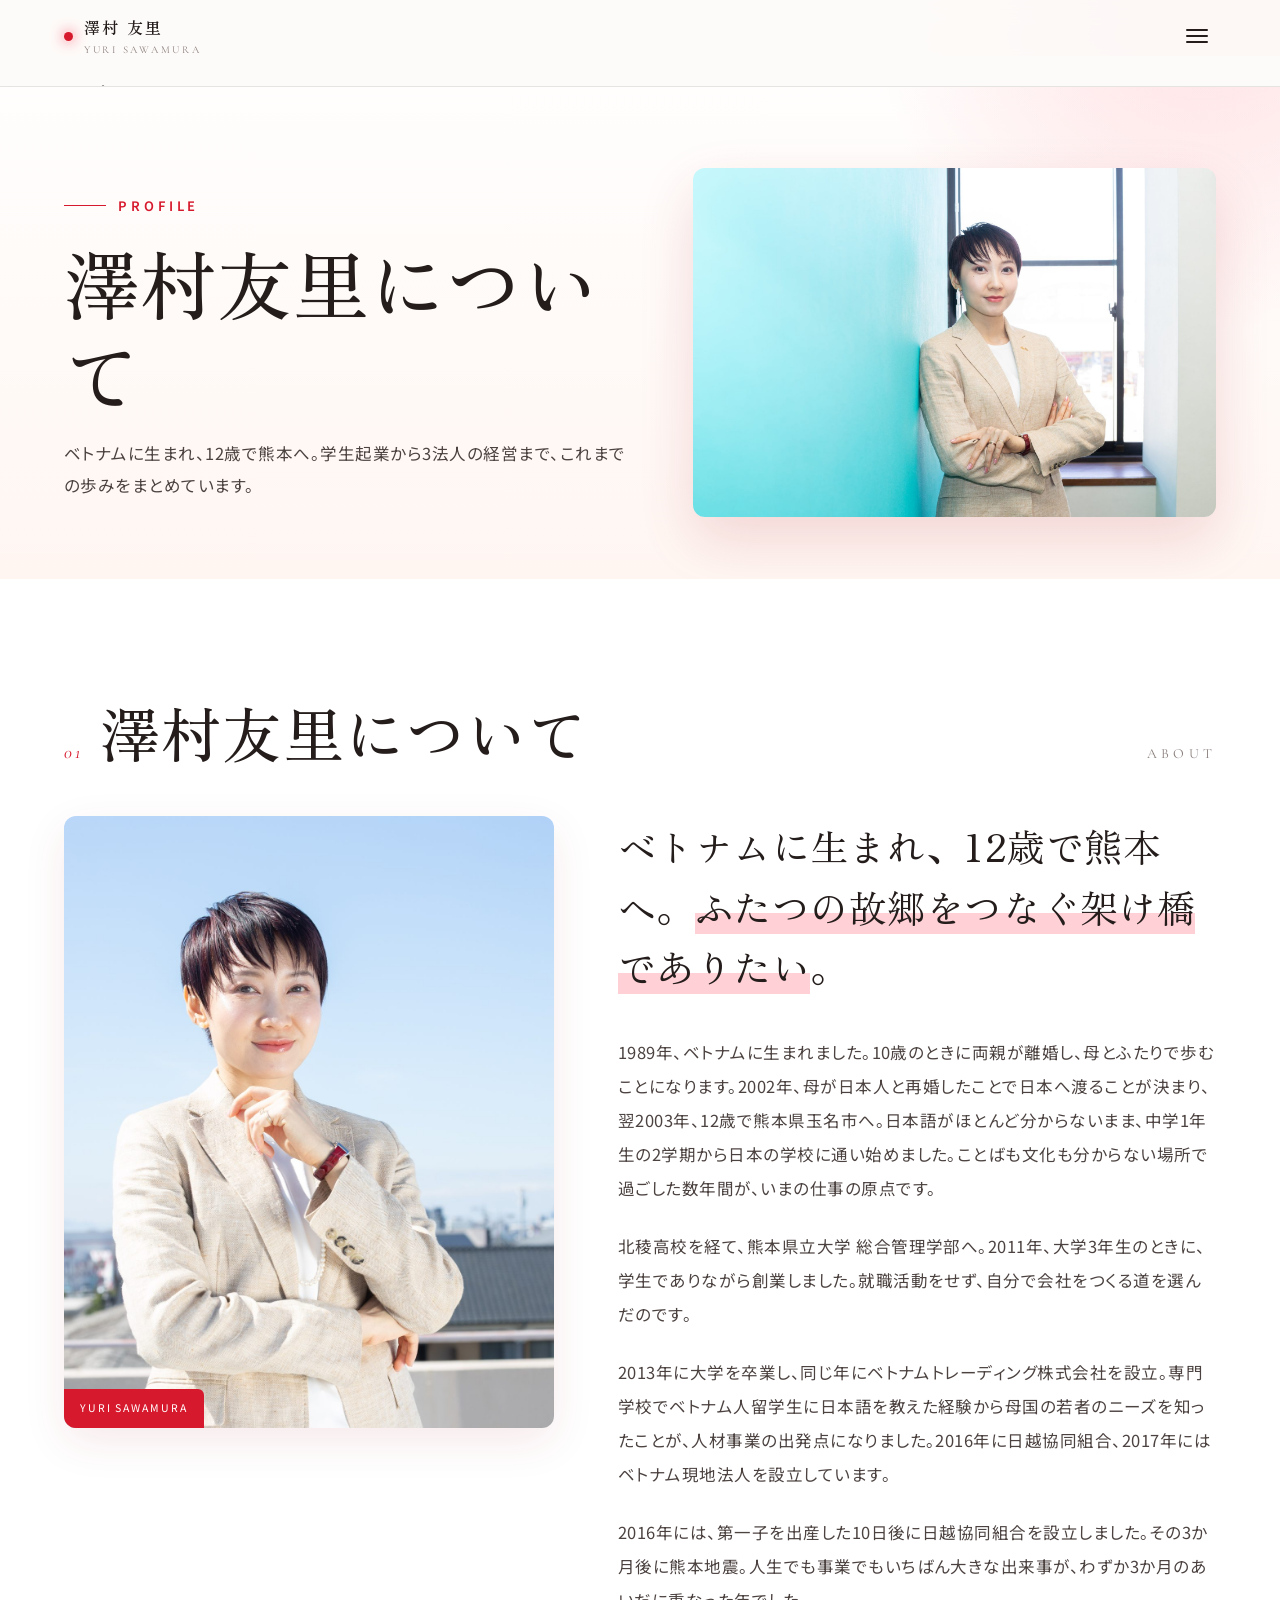
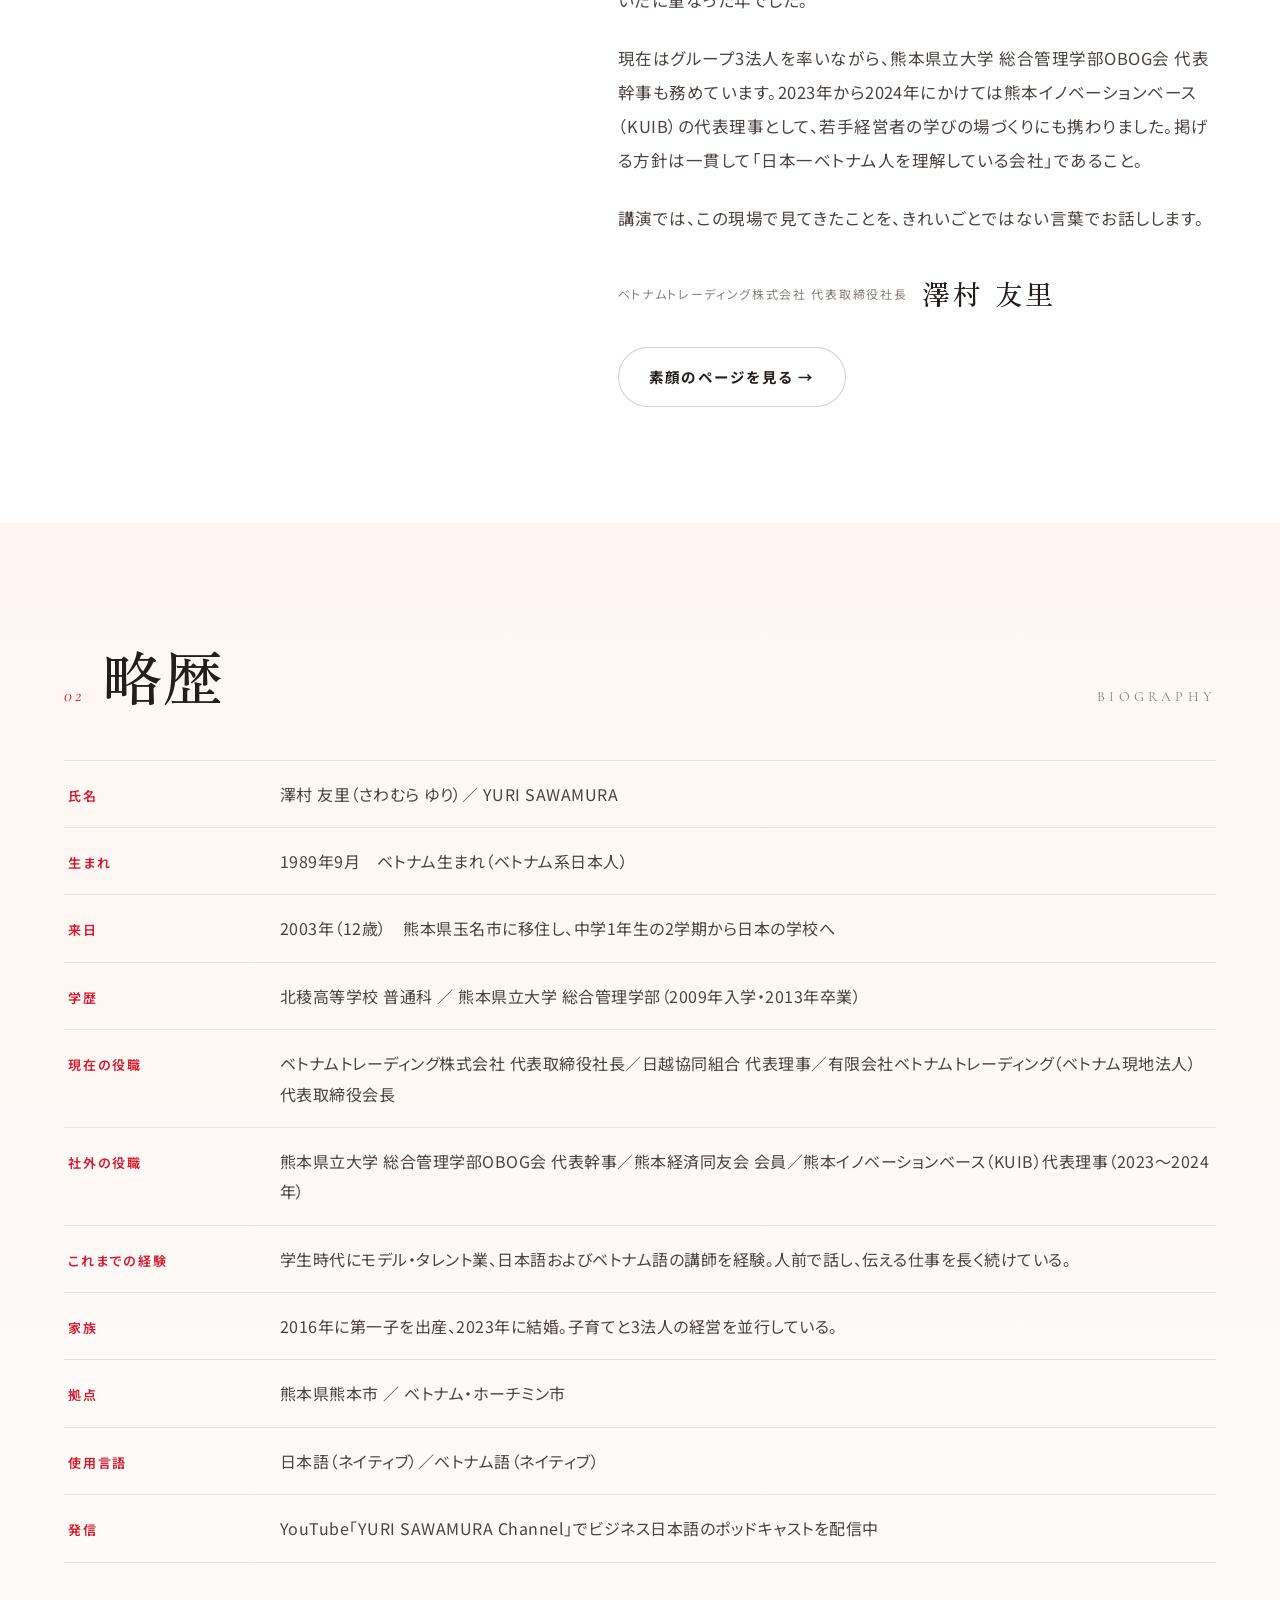
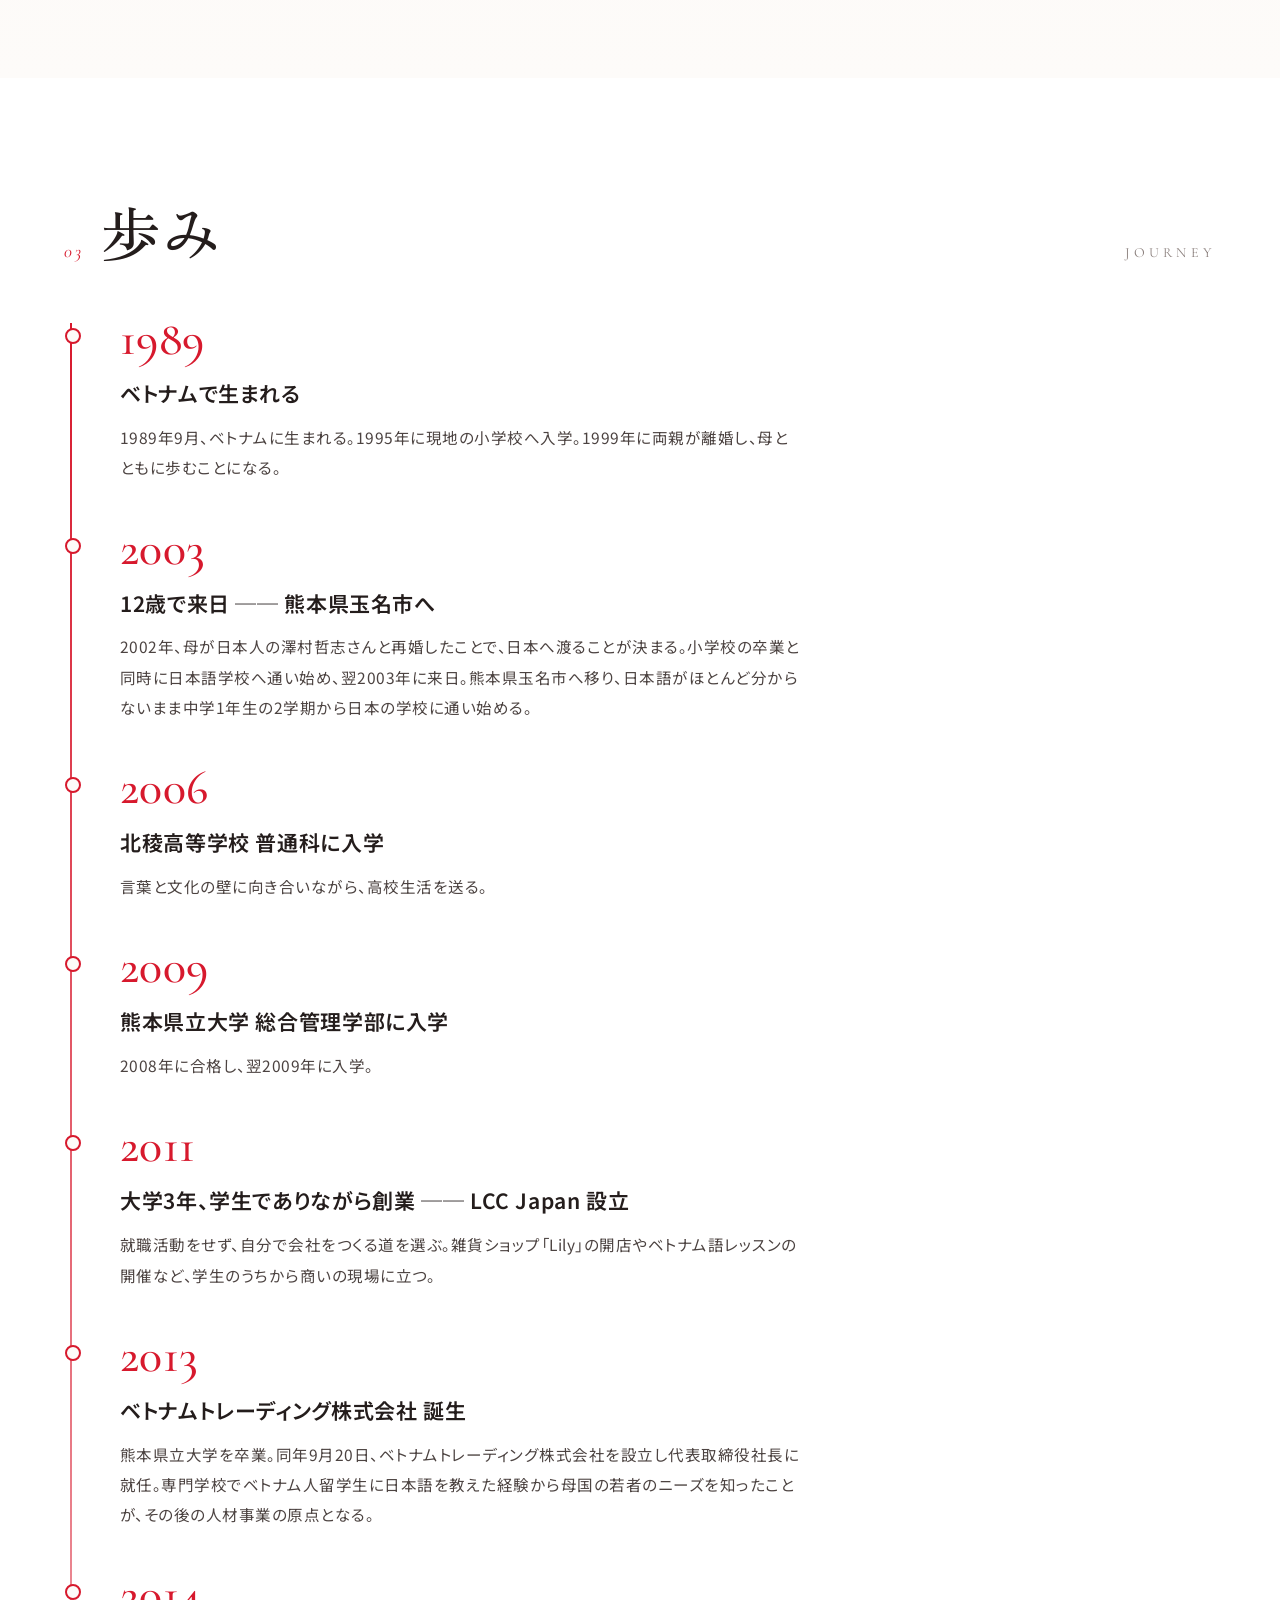
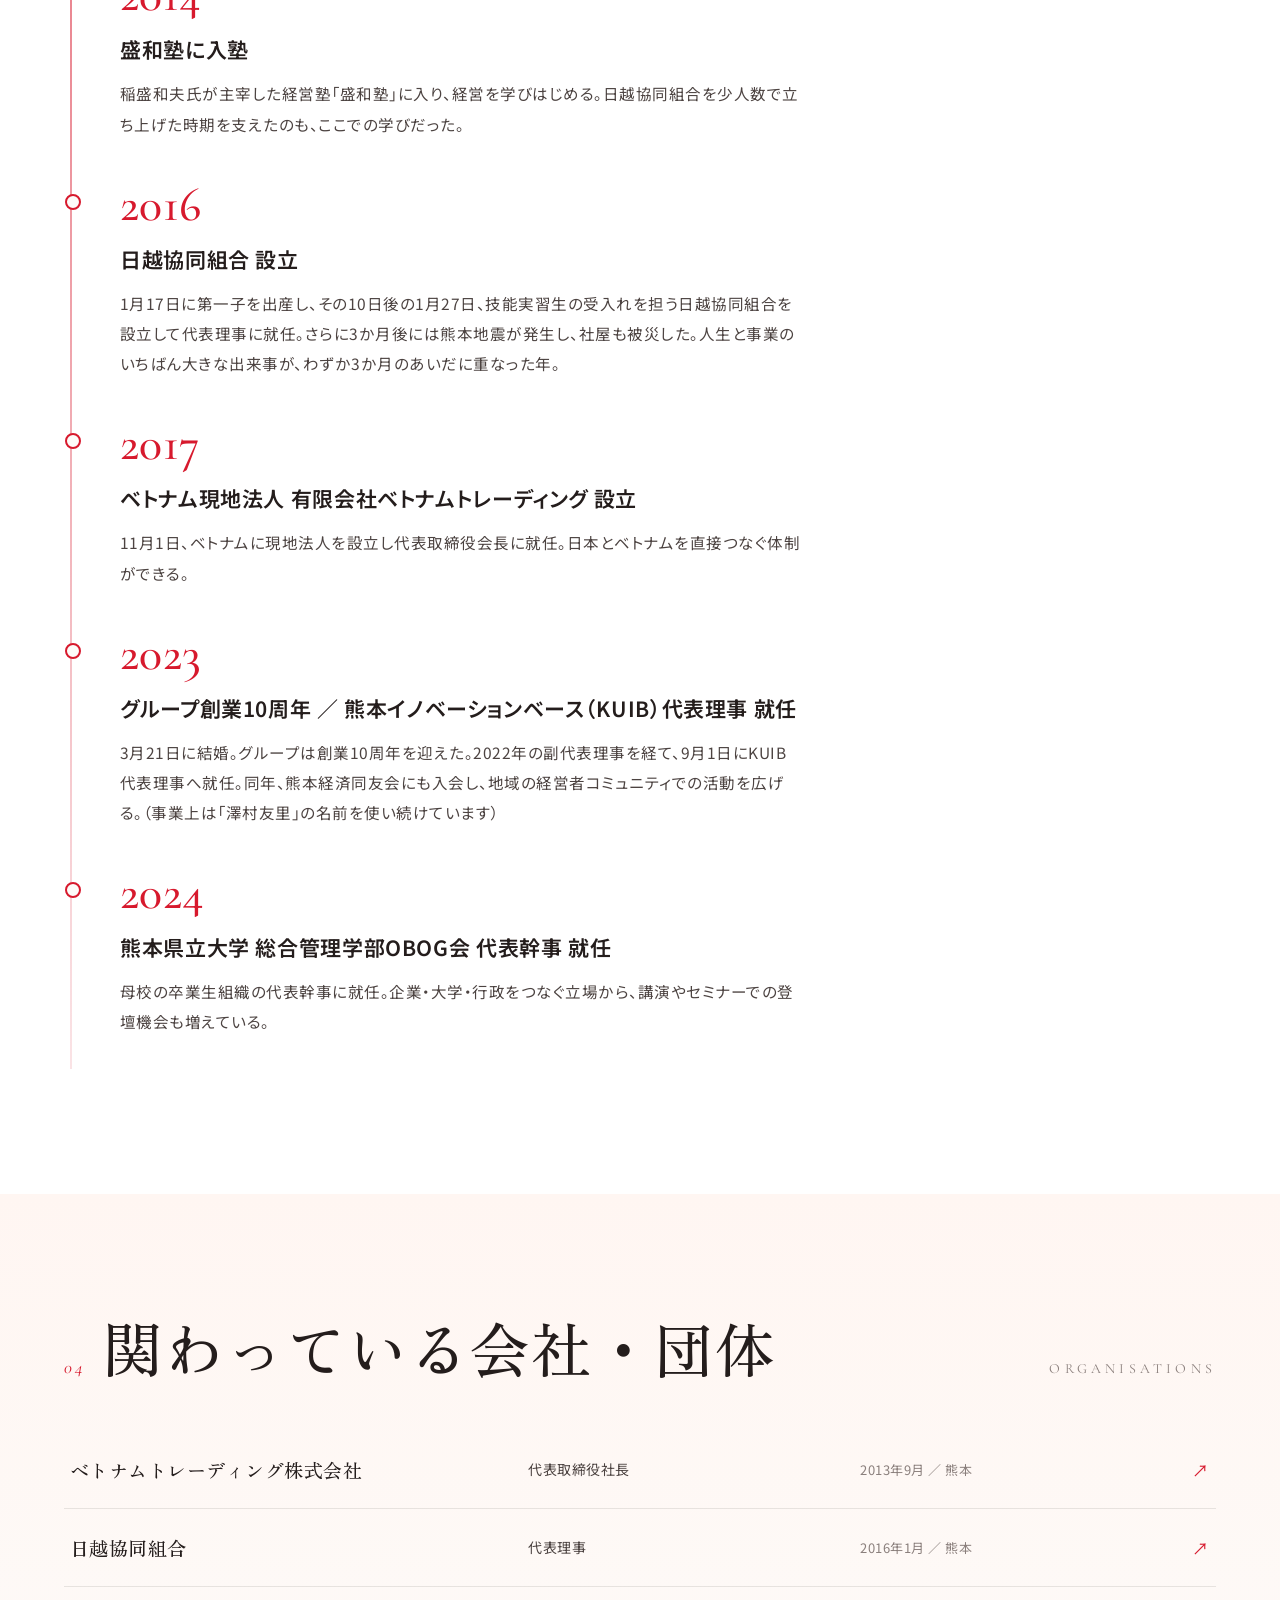
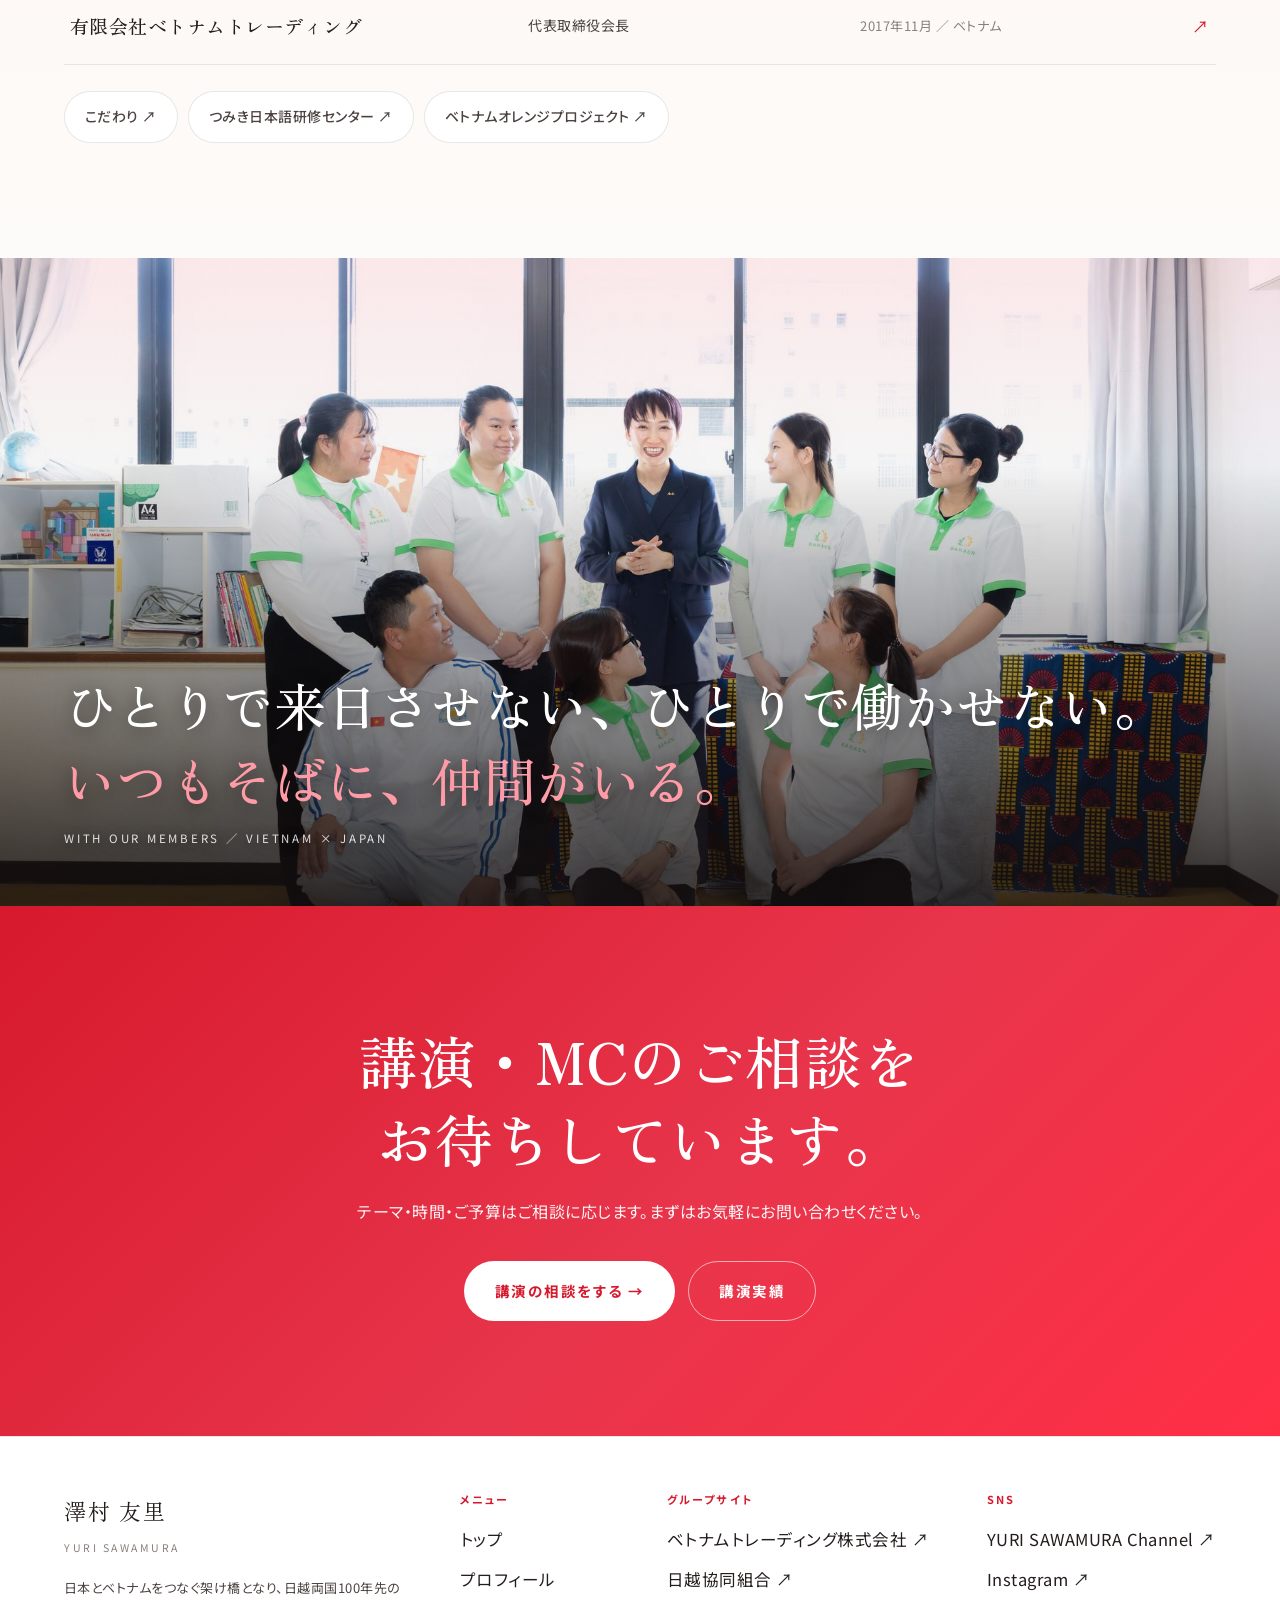
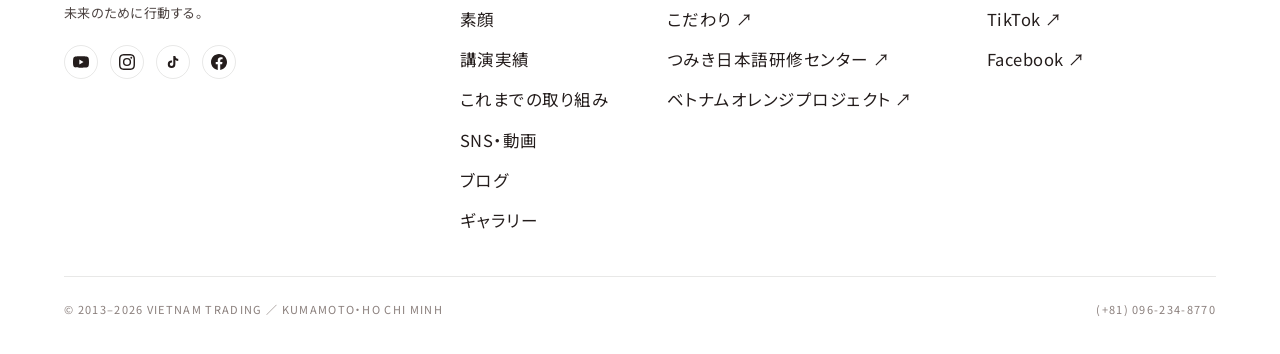
<file: profile.html>
<!DOCTYPE html>
<html lang="ja">
<head>
<meta charset="UTF-8">
<meta name="viewport" content="width=device-width, initial-scale=1">
<title>プロフィール・略歴 ｜ 澤村 友里</title>
<meta name="robots" content="noindex, nofollow, noarchive">
<link rel="preconnect" href="https://fonts.googleapis.com">
<link rel="preconnect" href="https://fonts.gstatic.com" crossorigin>
<link href="https://fonts.googleapis.com/css2?family=Zen+Old+Mincho:wght@400;500;600&family=Noto+Sans+JP:wght@400;500;600;700&family=Cormorant+Garamond:ital,wght@0,400;0,500;1,400;1,500&display=swap" rel="stylesheet">
<link rel="stylesheet" href="style.css?v=20261022">
</head>
<body>
<div id="bar"></div>
<header id="site-header" data-cur="profile.html"></header>

<div class="page-hero has-img">
  <div class="in">
    <div>
      <div class="eyebrow">PROFILE</div>
      <h1 id="ph-title"></h1>
      <p id="ph-lead"></p>
    </div>
    <div class="ph-img rv"><img src="img/q_262.jpg" alt="澤村友里"></div>
  </div>
</div>

<!-- 01 澤村友里について -->
<section id="about" style="background:#fff">
  <div class="sec-head rv">
    <span class="sec-num">01</span>
    <h2 class="sec-title" id="t-about"></h2>
    <span class="sec-sub">ABOUT</span>
  </div>
  <div class="prof">
    <div class="prof-photo rv">
      <img src="img/q_299.jpg" alt="澤村友里">
      <span class="cap">YURI SAWAMURA</span>
    </div>
    <div class="prof-body rv" id="prof-body"></div>
  </div>
</section>

<!-- 02 略歴 -->
<section id="bio" style="background:linear-gradient(180deg,var(--bg-2),var(--bg))">
  <div class="sec-head rv">
    <span class="sec-num">02</span>
    <h2 class="sec-title" id="t-bio"></h2>
    <span class="sec-sub">BIOGRAPHY</span>
  </div>
  <dl class="spec rv" id="bio-spec"></dl>
  <div id="registry-wrap" hidden>
    <h3 class="sub-head" id="t-registry" style="margin-top:44px"></h3>
    <div class="media-list" id="registry-list"></div>
  </div>
</section>

<!-- 03 歩み -->
<section id="story" style="background:#fff">
  <div class="sec-head rv">
    <span class="sec-num">03</span>
    <h2 class="sec-title" id="t-story"></h2>
    <span class="sec-sub">JOURNEY</span>
  </div>
  <div class="tl" id="timeline"></div>
</section>

<!-- 04 関わっている会社・団体 -->
<section id="affil" style="background:linear-gradient(180deg,var(--bg-2),var(--bg))">
  <div class="sec-head rv">
    <span class="sec-num">04</span>
    <h2 class="sec-title" id="t-affil"></h2>
    <span class="sec-sub">ORGANISATIONS</span>
  </div>
  <div class="affil rv" id="affil-list"></div>
</section>

<!-- 帯 -->
<section class="band">
  <img src="img/p_49.jpg" alt="">
  <div class="band-in rv" id="band"></div>
</section>

<!-- CTA -->
<section id="cta" style="background:linear-gradient(135deg,var(--red) 0%,#E8354B 55%,var(--red-bright) 100%);color:#fff;text-align:center">
  <div class="rv" id="cta-in"></div>
</section>

<footer id="site-footer"></footer>

<script src="data.js?v=20261022"></script>
<script src="i18n-extra.js?v=20261022"></script>
<script src="app.js?v=20261022"></script>
<script src="parts.js?v=20261022"></script>
<script>
function renderPage(){
  document.getElementById('ph-title').textContent = T('secProfile');
  document.getElementById('ph-lead').textContent  = L(PAGE_LEADS.profile);

  document.getElementById('t-about').textContent = T('secProfile');
  document.getElementById('prof-body').innerHTML =
    L(PROFILE_TEXT).join('') +
    `<div class="sign"><span>${esc(L(HERO.roles[0]))}</span><strong>${T('name')}</strong></div>` +
    `<div class="prof-more"><a class="btn btn-o" href="story.html">${T('moreStory')} →</a></div>`;

  document.getElementById('t-bio').textContent = T('secBio');
  document.getElementById('bio-spec').innerHTML = PROFILE_SPEC.map(specRow).join('');
  const reg = (typeof REGISTRY !== 'undefined') ? REGISTRY : [];
  document.getElementById('registry-wrap').hidden = !reg.length;
  document.getElementById('t-registry').textContent = T('secRegistry');
  document.getElementById('registry-list').innerHTML = reg.slice()
    .sort((a,b)=>String(b.year).localeCompare(String(a.year))).map(registryRow).join('');
  bindFlyers();

  document.getElementById('t-story').textContent = T('secStory');
  document.getElementById('timeline').innerHTML = TIMELINE.map(t=>`
    <div class="tl-item rv">
      <div class="tl-year">${t.year}</div>
      <h3>${esc(L(t.title))}</h3>
      <p>${esc(L(t.body))}</p>
    </div>`).join('');

  document.getElementById('t-affil').textContent = T('secAffil');
  document.getElementById('affil-list').innerHTML = GROUP.map(g=>`
    <a class="affil-row" href="${g.url}" target="_blank" rel="noopener">
      <b>${esc(L(g.name))}</b><span>${esc(L(g.role))}</span><i>${esc(L(g.est))}</i><em>↗</em>
    </a>`).join('') +
    `<div class="svc-pills">${SERVICES.map(x=>`<a href="${x.url}" target="_blank" rel="noopener">${esc(L(x.name))} ↗</a>`).join('')}</div>`;

  document.getElementById('band').innerHTML = `<h3>${L(BAND.title)}</h3><p>${esc(BAND.sub)}</p>`;

  document.getElementById('cta-in').innerHTML = `
    <h2 style="font-family:var(--serif);font-size:clamp(30px,5vw,58px);font-weight:500;line-height:1.35;margin-bottom:18px">
      ${T('ctaTitle')}</h2>
    <p style="max-width:36em;margin:0 auto 34px;font-size:16px;opacity:.95">
      ${esc(T('ctaLead'))}</p>
    <div style="display:flex;gap:13px;justify-content:center;flex-wrap:wrap">
      <a class="btn btn-w" href="index.html#contact">${T('navCta')} →</a>
      <a class="btn btn-gh" href="lecture.html">${T('navLecture')}</a>
    </div>`;
}
</script>
</body>
</html>
</file>
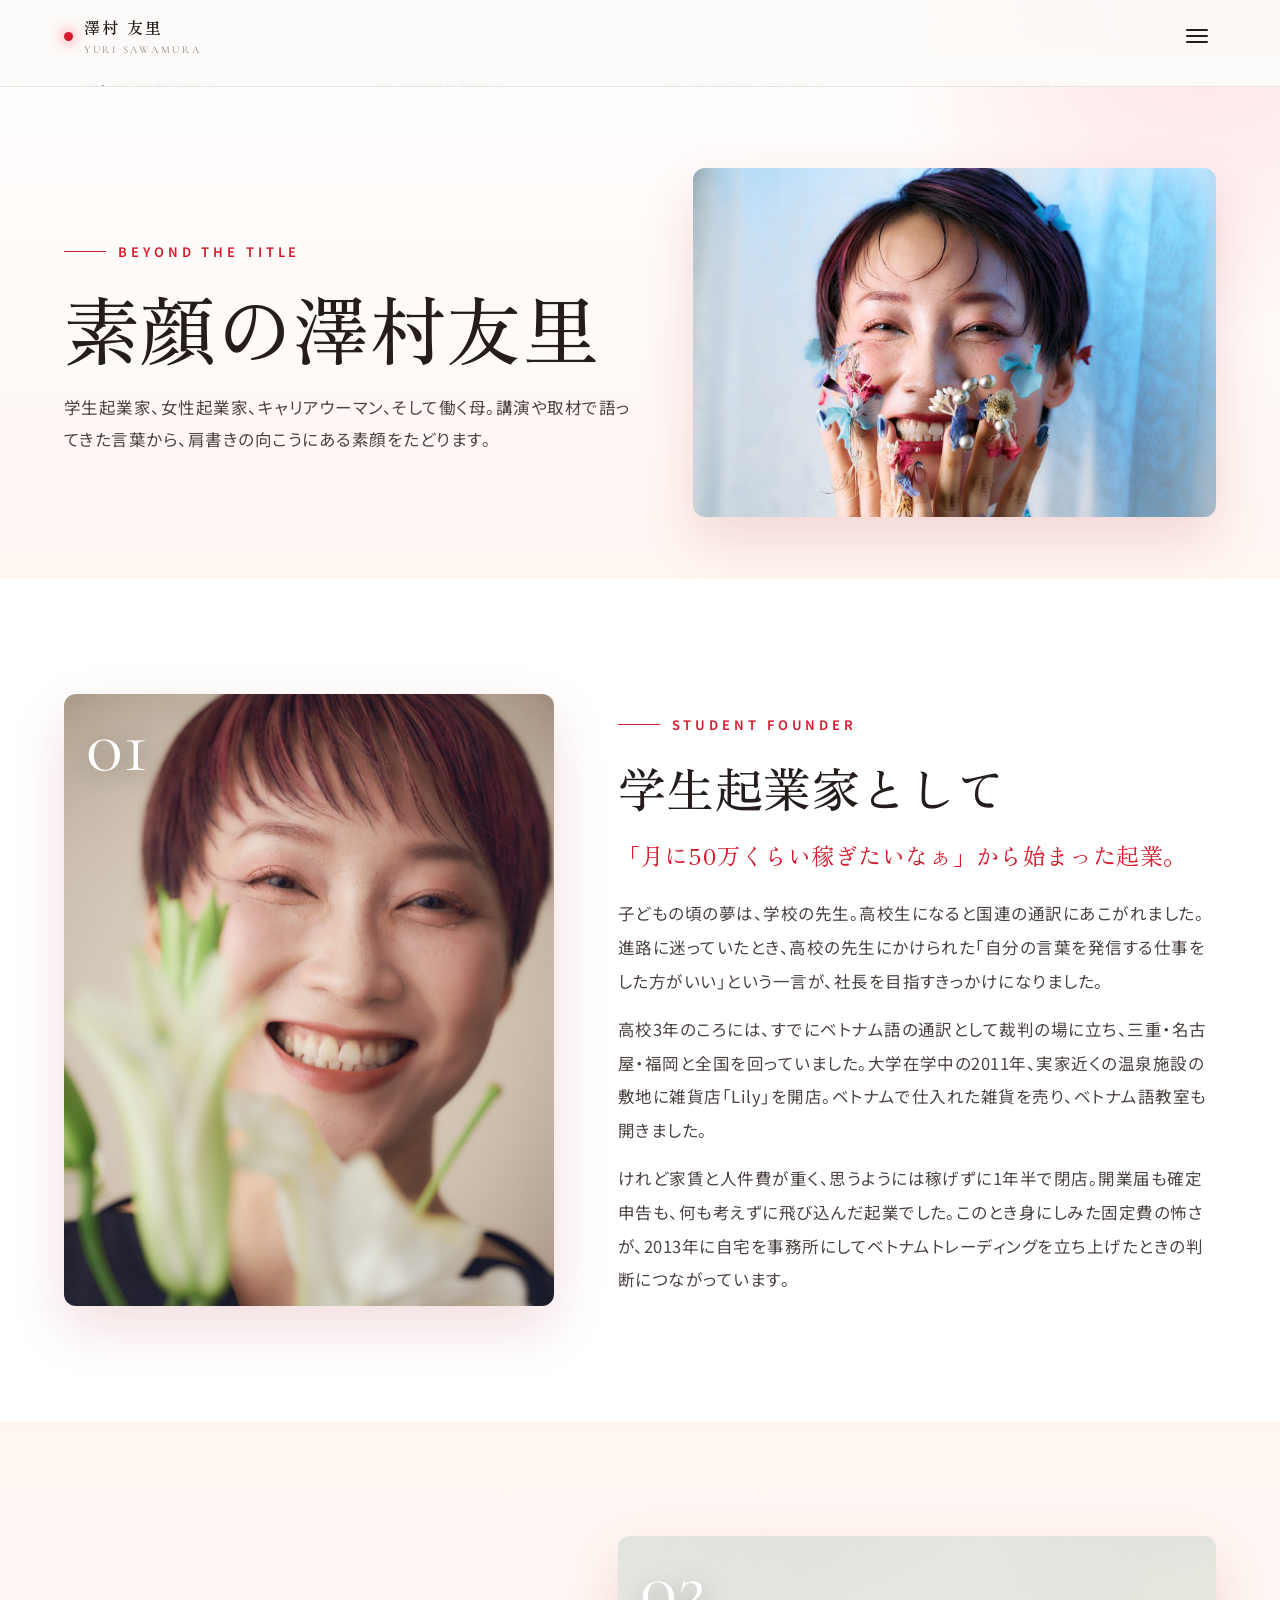
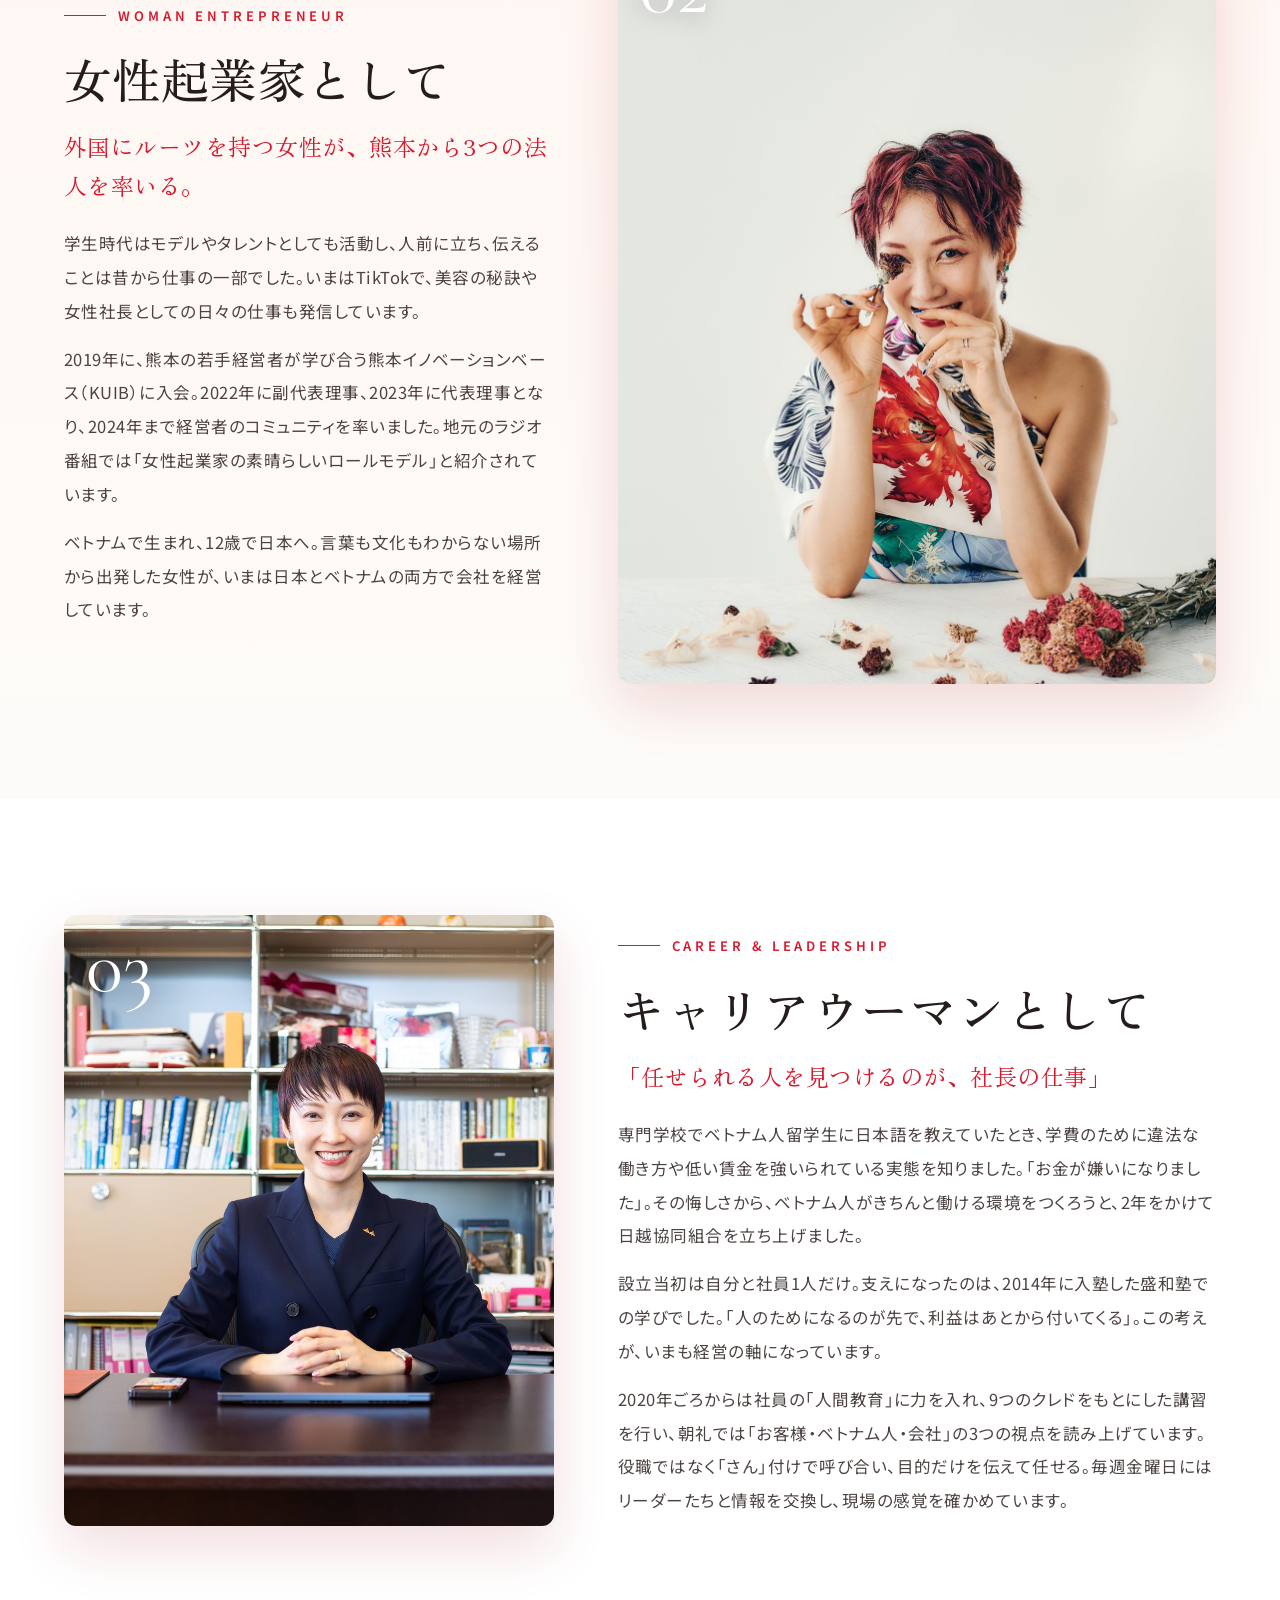
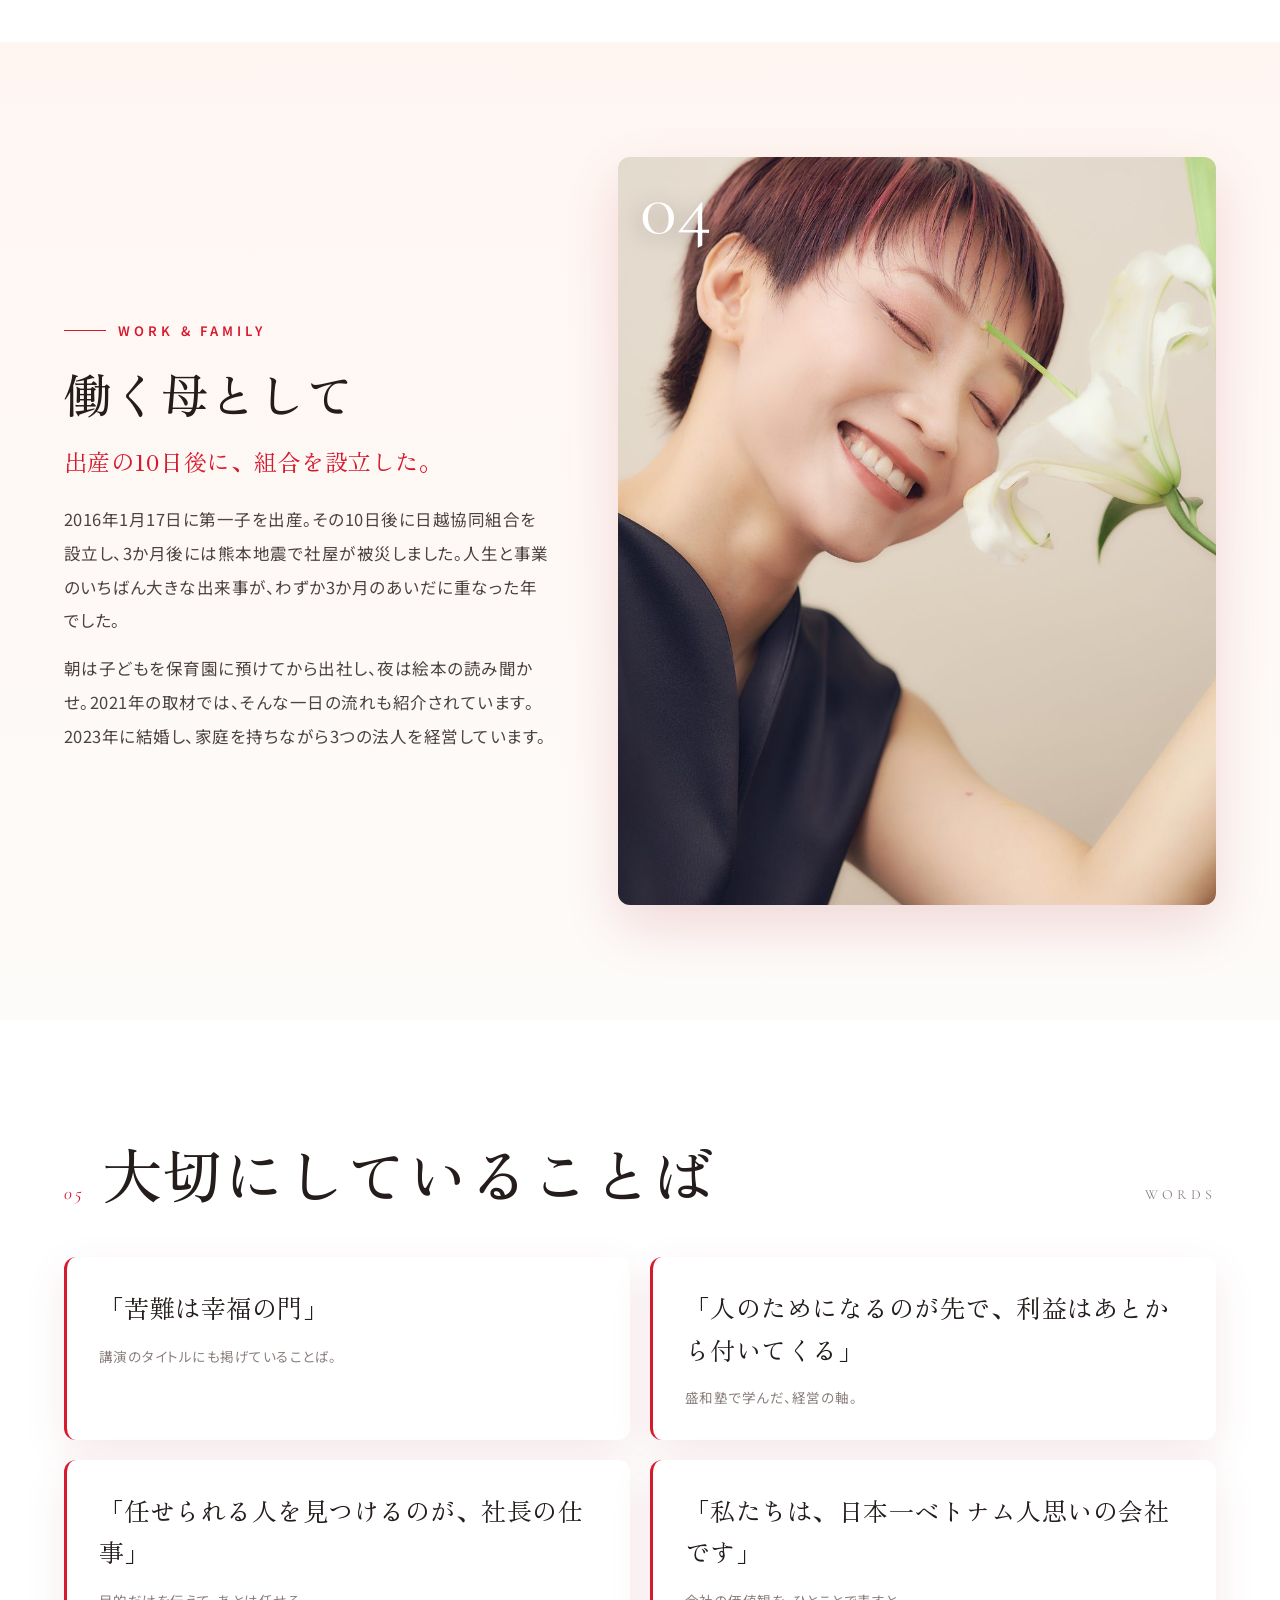
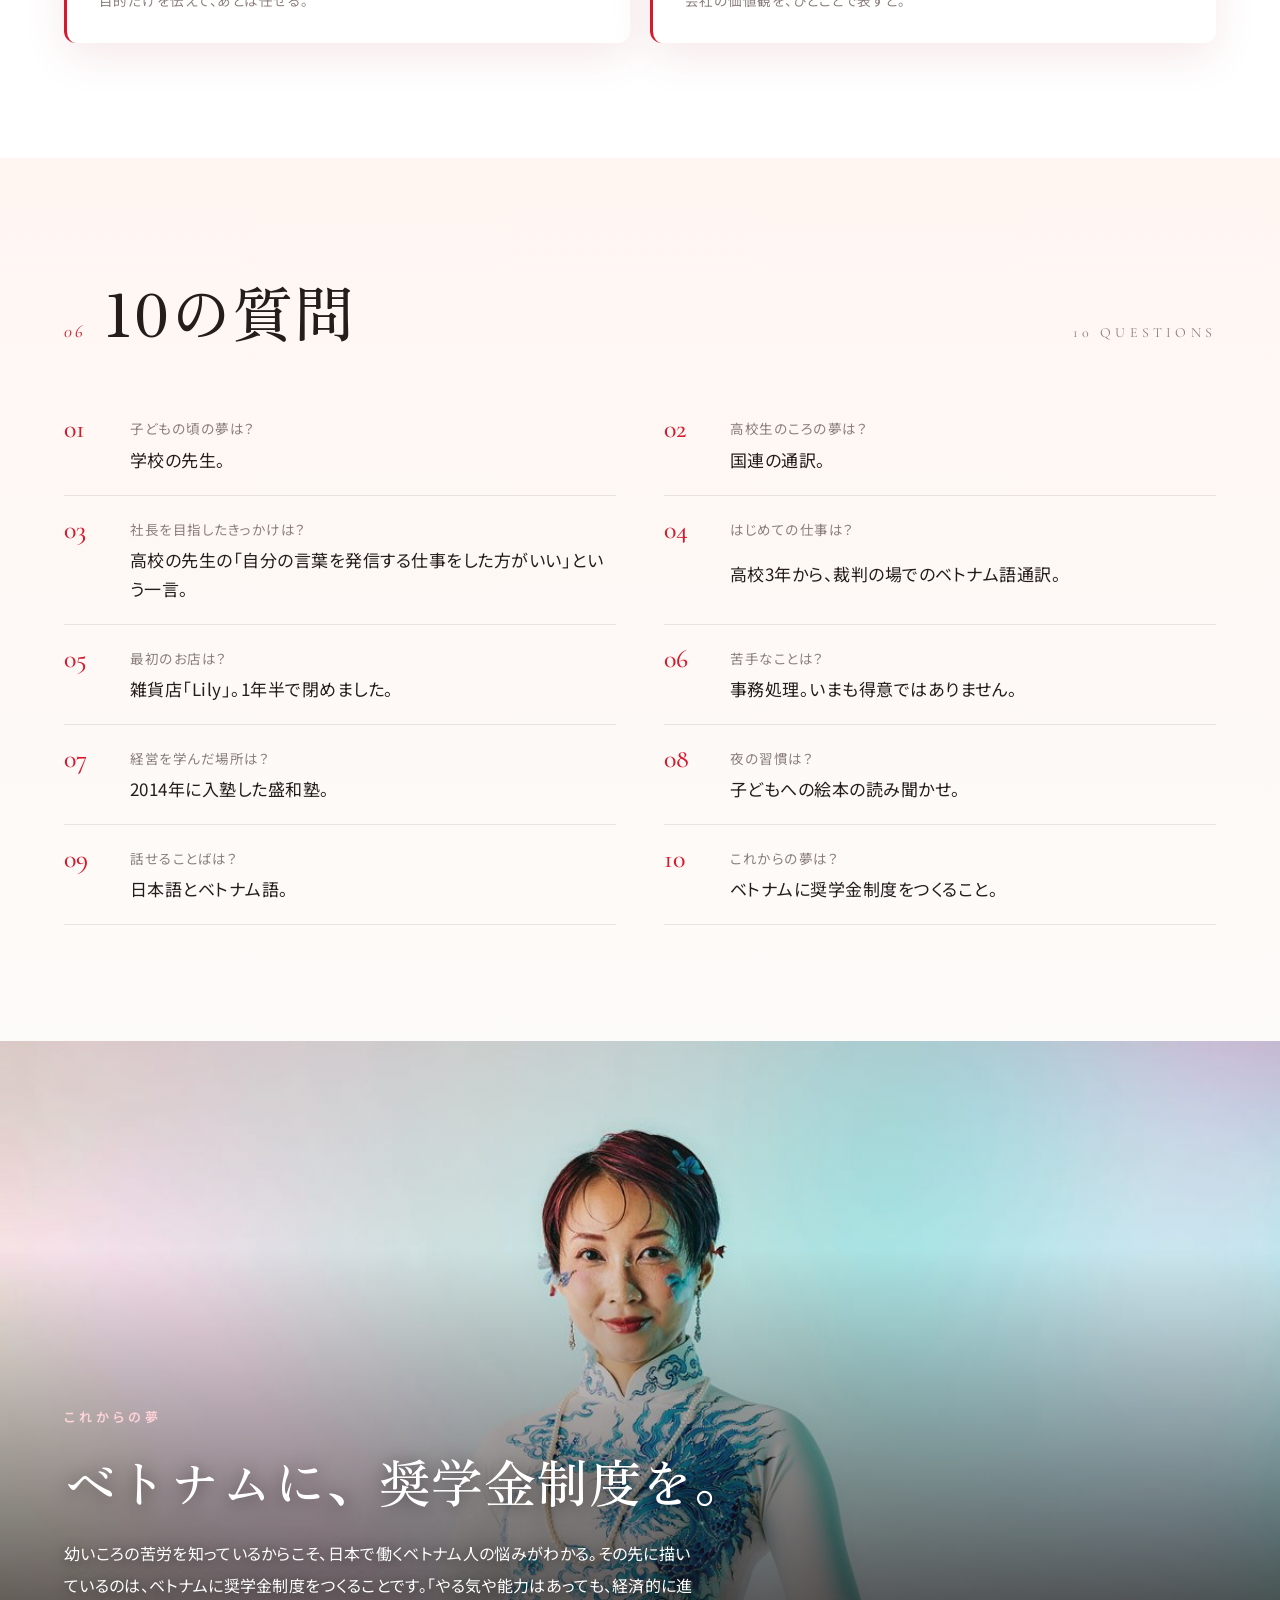
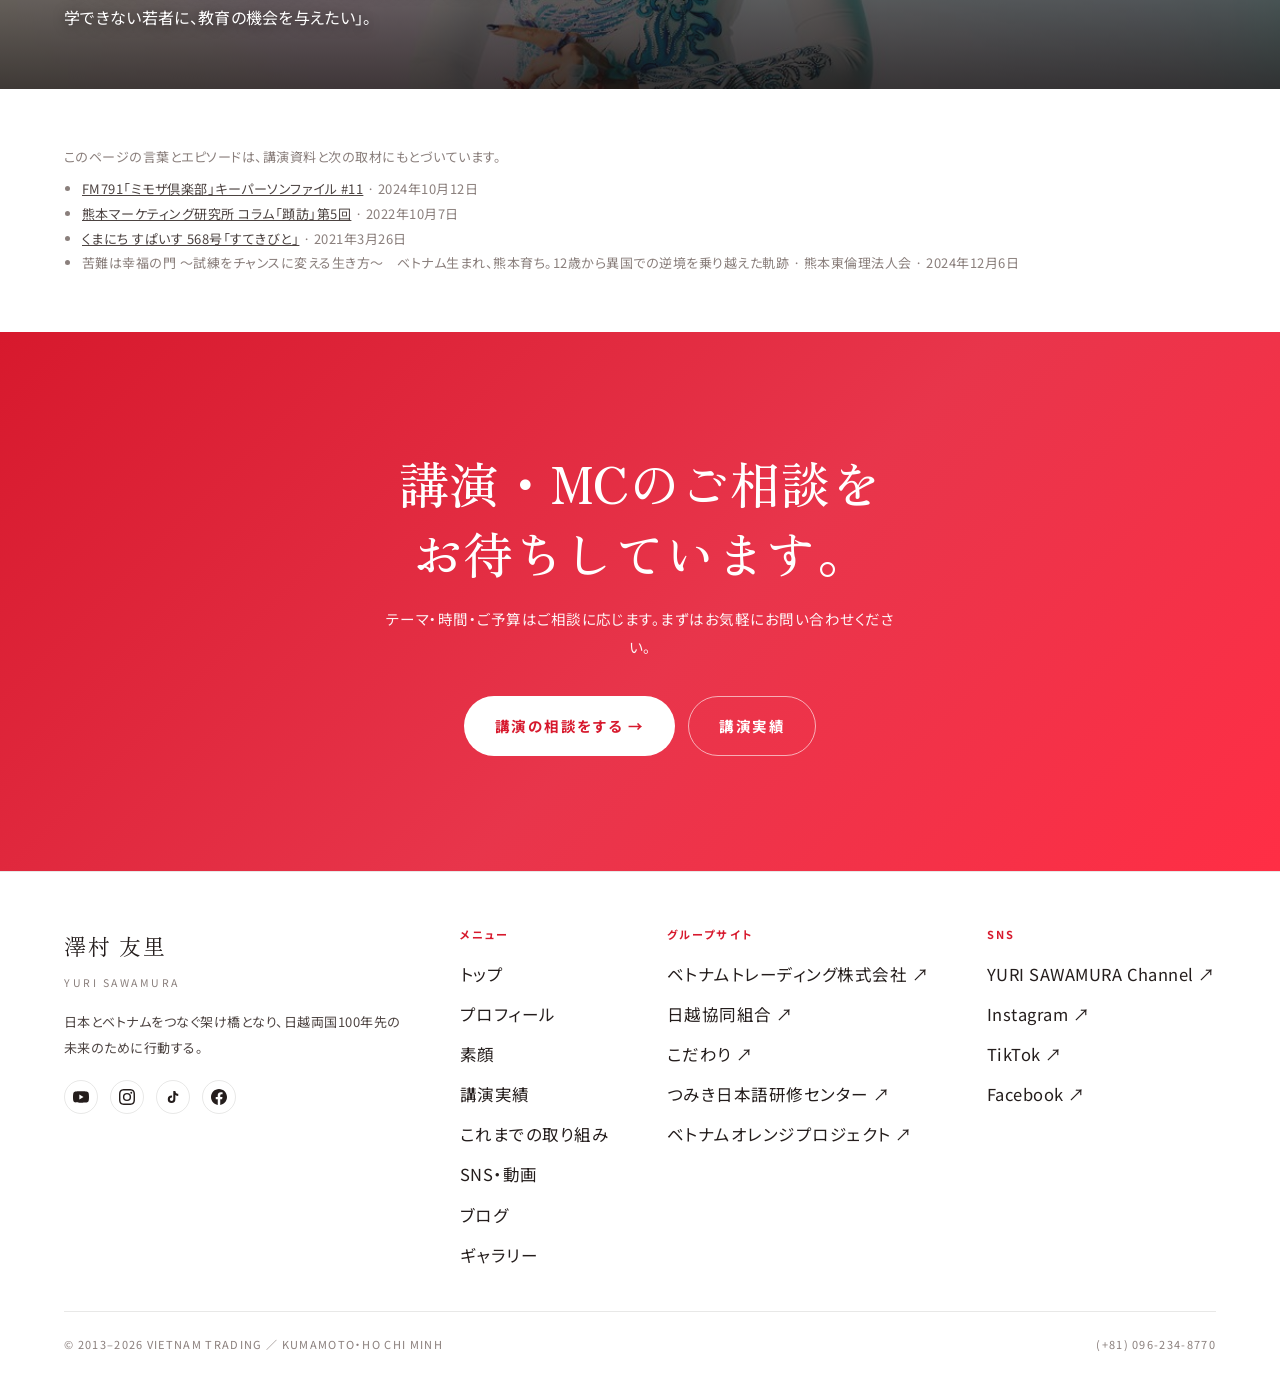
<file: story.html>
<!DOCTYPE html>
<html lang="ja">
<head>
<meta charset="UTF-8">
<meta name="viewport" content="width=device-width, initial-scale=1">
<title>素顔 ｜ 澤村 友里</title>
<meta name="robots" content="noindex, nofollow, noarchive">
<link rel="preconnect" href="https://fonts.googleapis.com">
<link rel="preconnect" href="https://fonts.gstatic.com" crossorigin>
<link href="https://fonts.googleapis.com/css2?family=Zen+Old+Mincho:wght@400;500;600&family=Noto+Sans+JP:wght@400;500;600;700&family=Cormorant+Garamond:ital,wght@0,400;0,500;1,400;1,500&display=swap" rel="stylesheet">
<link rel="stylesheet" href="style.css?v=20261022">
</head>
<body>
<div id="bar"></div>
<header id="site-header" data-cur="story.html"></header>

<div class="page-hero has-img">
  <div class="in">
    <div>
      <div class="eyebrow">BEYOND THE TITLE</div>
      <h1 id="ph-title"></h1>
      <p id="ph-lead"></p>
    </div>
    <div class="ph-img rv"><img src="img/p_9002.jpg" alt="澤村友里" style="object-position:50% 18%"></div>
  </div>
</div>

<nav class="chips story-toc rv" id="story-toc"></nav>

<!-- 01〜04 4つの顔 -->
<div id="faces"></div>

<!-- 05 大切にしていることば -->
<section id="words" style="background:#fff">
  <div class="sec-head rv">
    <span class="sec-num">05</span>
    <h2 class="sec-title" id="t-words"></h2>
    <span class="sec-sub">WORDS</span>
  </div>
  <div class="words" id="words-list"></div>
</section>

<!-- 06 10の質問 -->
<section id="qa" style="background:linear-gradient(180deg,var(--bg-2),var(--bg))">
  <div class="sec-head rv">
    <span class="sec-num">06</span>
    <h2 class="sec-title" id="t-qa"></h2>
    <span class="sec-sub">10 QUESTIONS</span>
  </div>
  <dl class="qa" id="qa-list"></dl>
</section>

<!-- 夢 -->
<section class="band dream">
  <img src="img/p_9298.jpg" alt="" style="object-position:50% 10%">
  <div class="band-in rv" id="dream"></div>
</section>

<!-- 出典 -->
<section id="sources" style="background:#fff;padding-top:56px;padding-bottom:56px">
  <div class="sources rv" id="src"></div>
</section>

<!-- CTA -->
<section id="cta" style="background:linear-gradient(135deg,var(--red) 0%,#E8354B 55%,var(--red-bright) 100%);color:#fff;text-align:center">
  <div class="rv" id="cta-in"></div>
</section>

<footer id="site-footer"></footer>

<script src="data.js?v=20261022"></script>
<script src="i18n-extra.js?v=20261022"></script>
<script src="app.js?v=20261022"></script>
<script src="parts.js?v=20261022"></script>
<script>
function renderPage(){
  document.getElementById('ph-title').textContent = T('secFaces');
  document.getElementById('ph-lead').textContent  = L(PAGE_LEADS.story);

  document.getElementById('story-toc').innerHTML = FACES.map(f=>
    `<a class="chip" href="#face-${f.id}">${f.no}　${esc(L(f.label))}</a>`).join('');

  document.getElementById('faces').innerHTML = FACES.map((f,i)=>`
    <section class="face-sec" id="face-${f.id}" style="background:${i%2?'linear-gradient(180deg,var(--bg-2),var(--bg))':'#fff'}">
      <div class="face${i%2?' rev':''}">
        <div class="face-ph rv"><img src="${f.img}" alt="" style="object-position:${f.pos}"><span class="no">${f.no}</span></div>
        <div class="face-bd rv">
          <div class="eyebrow">${esc(f.sub)}</div>
          <h2>${esc(L(f.label))}</h2>
          <p class="face-catch">${esc(L(f.catch))}</p>
          ${L(f.body).map(p=>`<p>${esc(p)}</p>`).join('')}
        </div>
      </div>
    </section>`).join('');

  document.getElementById('t-words').textContent = T('secWords');
  document.getElementById('words-list').innerHTML = WORDS.map(w=>`
    <figure class="word rv"><blockquote>${esc(L(w.text))}</blockquote><figcaption>${esc(L(w.note))}</figcaption></figure>`).join('');

  document.getElementById('t-qa').textContent = T('secQA');
  document.getElementById('qa-list').innerHTML = QA.map((x,i)=>`
    <div class="rv"><b>${String(i+1).padStart(2,'0')}</b><dt>${esc(L(x.q))}</dt><dd>${esc(L(x.a))}</dd></div>`).join('');

  document.getElementById('dream').innerHTML = `
    <div class="dream-eyebrow">${esc(T('secDream'))}</div>
    <h3>${esc(L(DREAM.title))}</h3>
    <p class="dream-body">${esc(L(DREAM.body))}</p>`;

  /* 出典：リンクのある取材と、講演 */
  const talk = LECTURES.find(l=>l.date==='2024-12-06');
  /* 本文で使った取材だけを出典に並べる */
  const USED = ['note.com/fm791', 'kumamoto-marketing.co.jp', 'spice.kumanichi.com'];
  const src = MEDIA.filter(m=>m.url && USED.some(u=>m.url.includes(u))).map(m=>
    `<li><a href="${m.url}" target="_blank" rel="noopener">${esc(L(m.outlet))}</a> · ${fmtDate(m.date)}</li>`);
  if (talk) src.push(`<li>${esc(L(talk.title))} · ${esc(L(talk.host))} · ${fmtDate(talk.date)}</li>`);
  document.getElementById('src').innerHTML = `<p>${esc(T('storySources'))}</p><ul>${src.join('')}</ul>`;

  document.getElementById('cta-in').innerHTML = `
    <h2 style="font-family:var(--serif);font-size:clamp(26px,4.4vw,50px);font-weight:500;line-height:1.4;margin-bottom:18px">
      ${T('ctaTitle')}</h2>
    <p style="max-width:36em;margin:0 auto 34px;font-size:14.5px;opacity:.95">
      ${esc(T('ctaLead'))}</p>
    <div style="display:flex;gap:13px;justify-content:center;flex-wrap:wrap">
      <a class="btn btn-w" href="index.html#contact">${T('navCta')} →</a>
      <a class="btn btn-gh" href="lecture.html">${T('navLecture')}</a>
    </div>`;
}
</script>
</body>
</html>
</file>
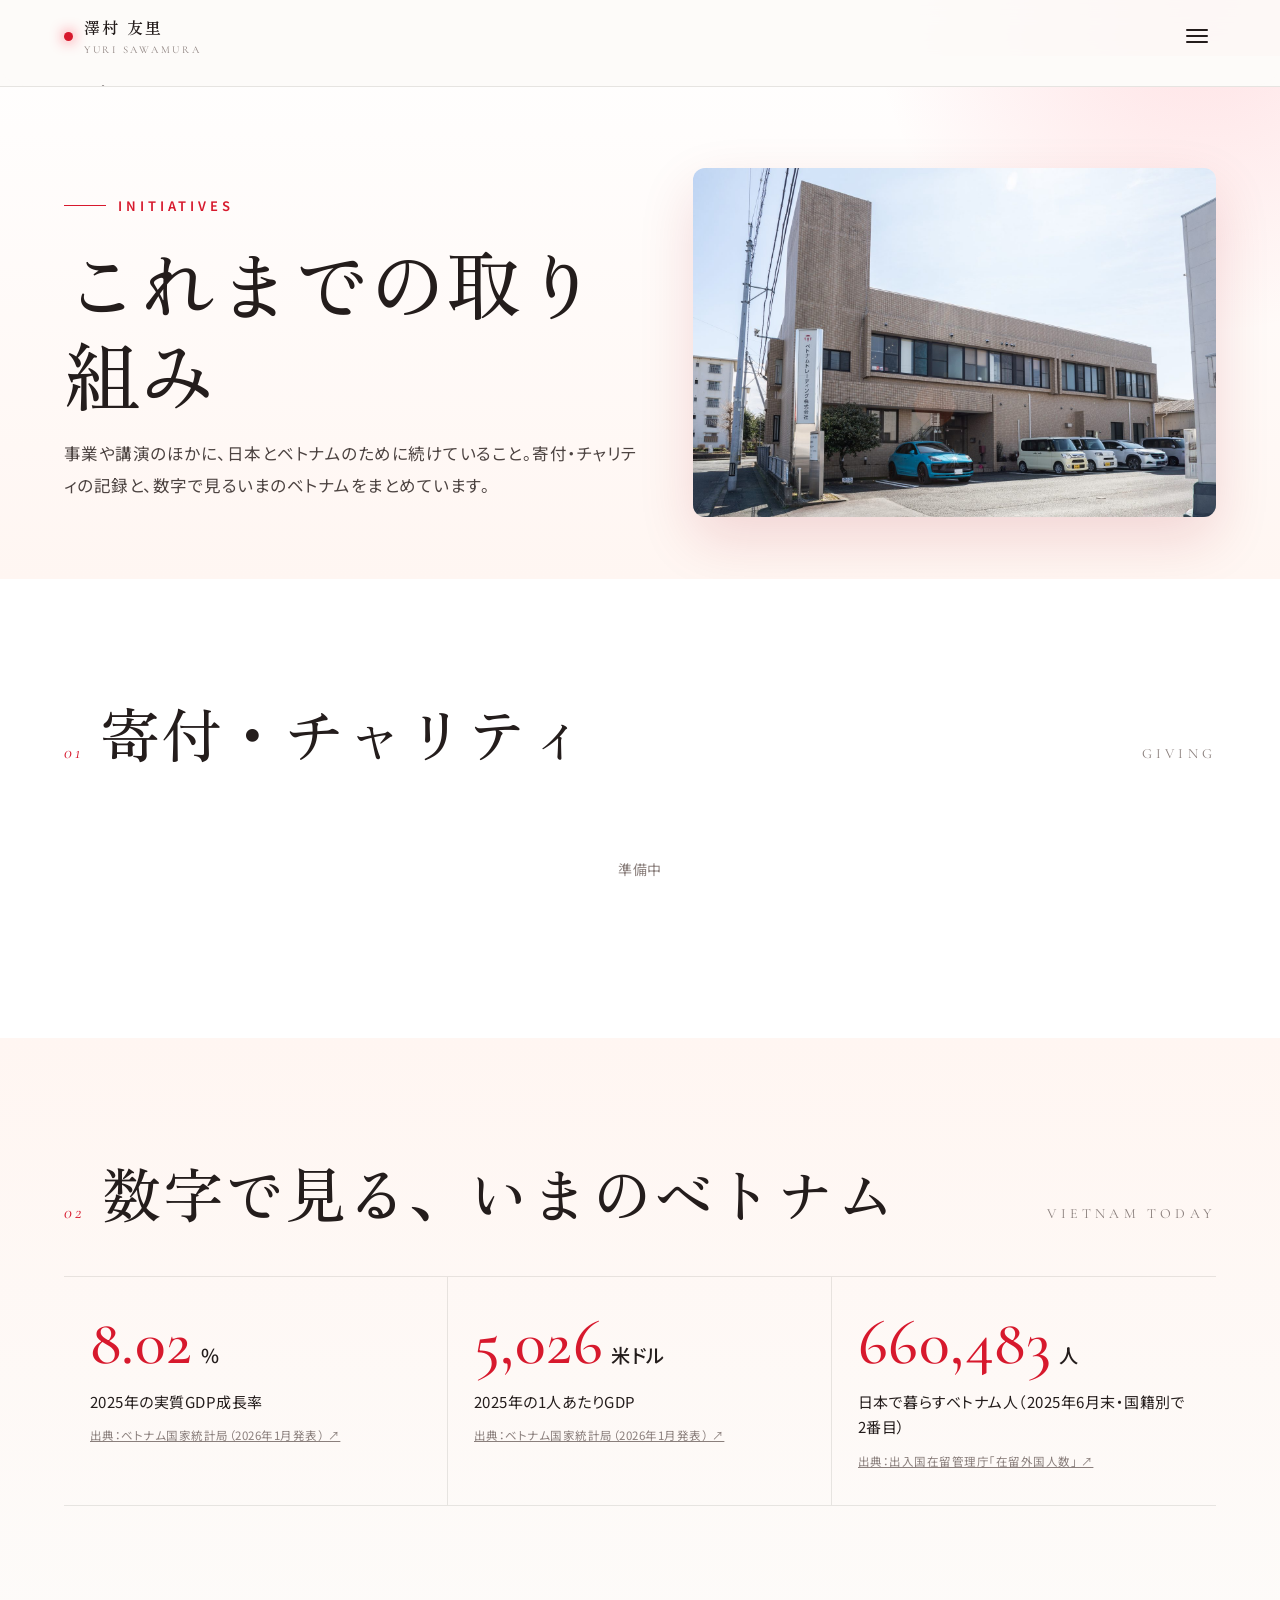
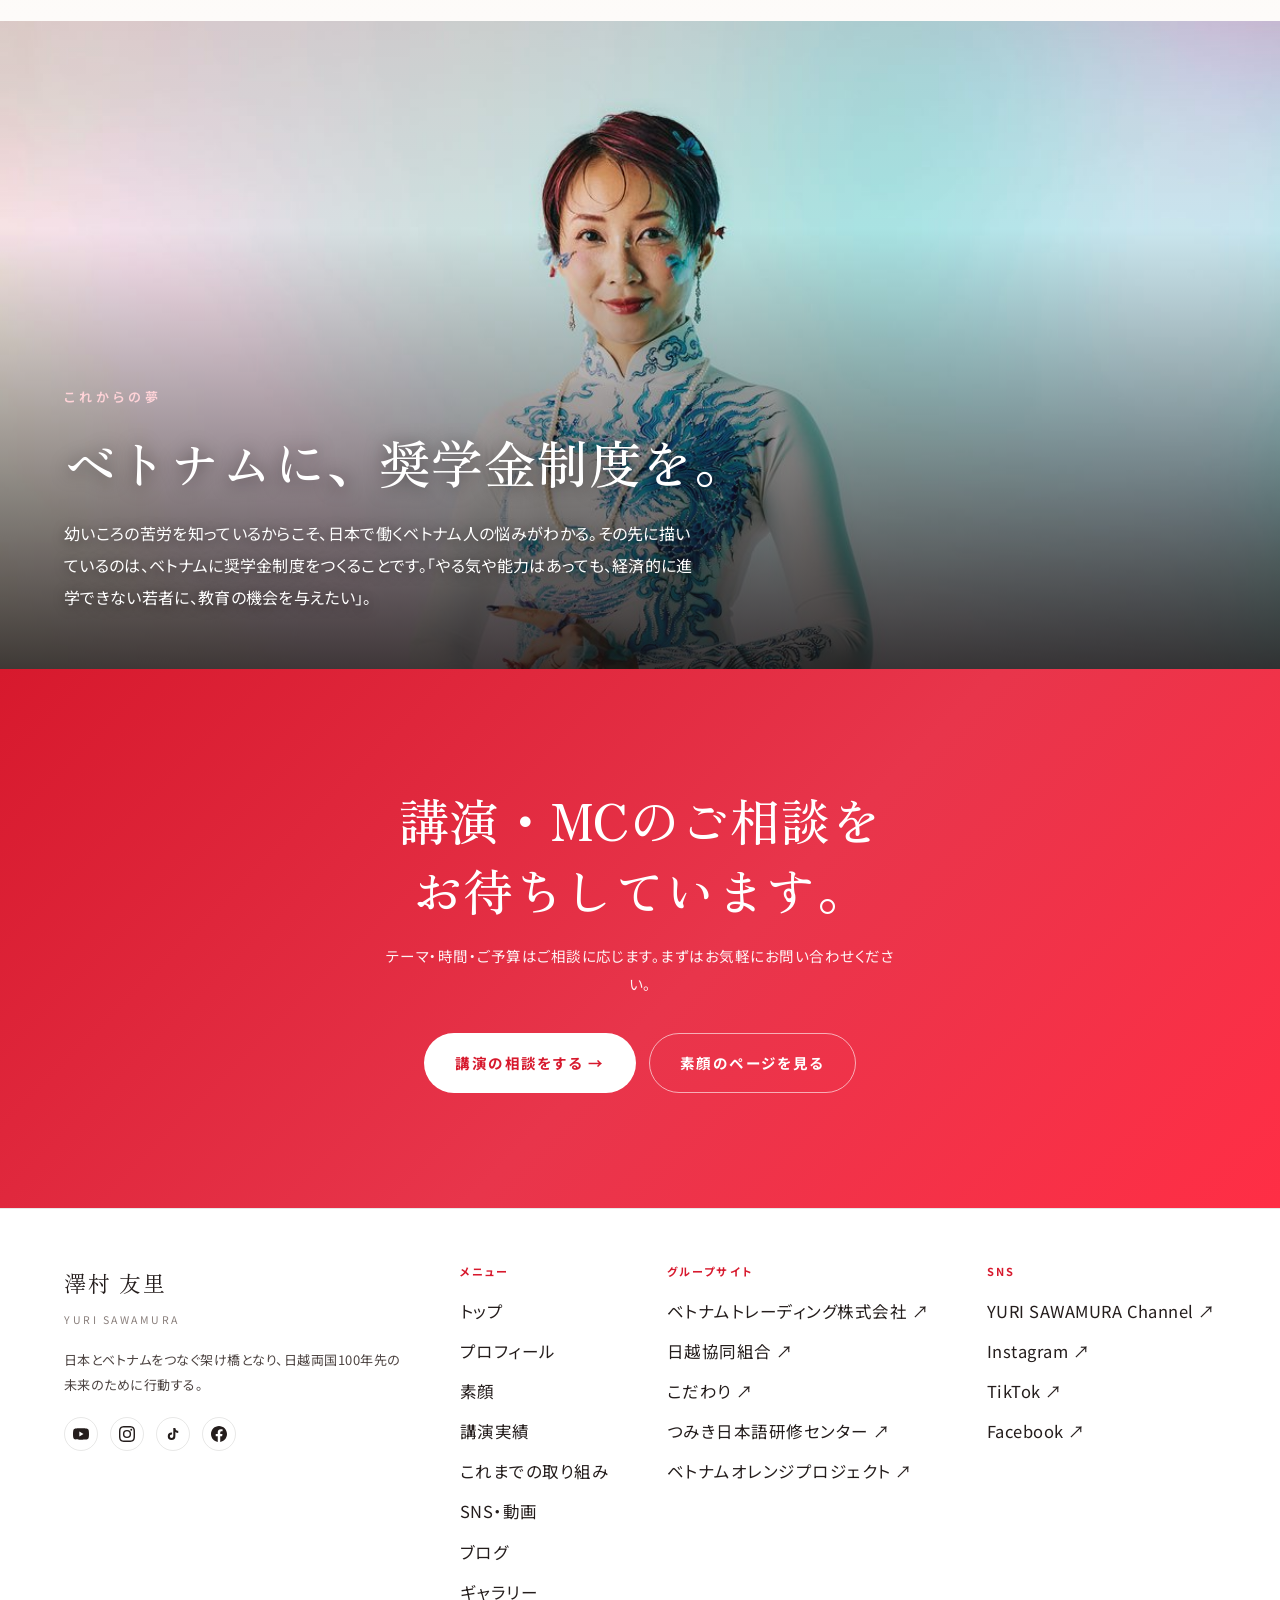
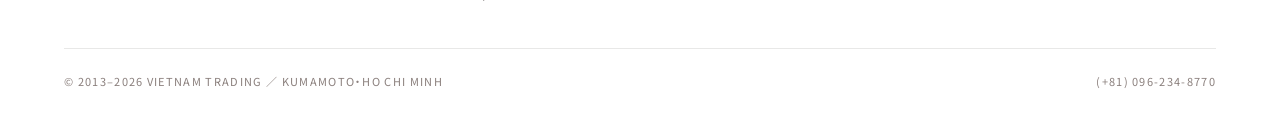
<file: torikumi.html>
<!DOCTYPE html>
<html lang="ja">
<head>
<meta charset="UTF-8">
<meta name="viewport" content="width=device-width, initial-scale=1">
<title>これまでの取り組み ｜ 澤村 友里</title>
<meta name="robots" content="noindex, nofollow, noarchive">
<link rel="preconnect" href="https://fonts.googleapis.com">
<link rel="preconnect" href="https://fonts.gstatic.com" crossorigin>
<link href="https://fonts.googleapis.com/css2?family=Zen+Old+Mincho:wght@400;500;600&family=Noto+Sans+JP:wght@400;500;600;700&family=Cormorant+Garamond:ital,wght@0,400;0,500;1,400;1,500&display=swap" rel="stylesheet">
<link rel="stylesheet" href="style.css?v=20261022">
</head>
<body>
<div id="bar"></div>
<header id="site-header" data-cur="torikumi.html"></header>

<div class="page-hero has-img">
  <div class="in">
    <div>
      <div class="eyebrow">INITIATIVES</div>
      <h1 id="ph-title"></h1>
      <p id="ph-lead"></p>
    </div>
    <div class="ph-img rv"><img src="img/p_32.jpg" alt="ベトナムトレーディングの仲間たち" style="object-position:50% 45%"></div>
  </div>
</div>

<!-- 01 寄付・チャリティ -->
<section id="charity" style="background:#fff">
  <div class="sec-head rv">
    <span class="sec-num">01</span>
    <h2 class="sec-title" id="t-charity"></h2>
    <span class="sec-sub">GIVING</span>
  </div>
  <div class="acts" id="act-list"></div>
</section>

<!-- 02 数字で見る、いまのベトナム -->
<section id="vietnam" style="background:linear-gradient(180deg,var(--bg-2),var(--bg))">
  <div class="sec-head rv">
    <span class="sec-num">02</span>
    <h2 class="sec-title" id="t-vietnam"></h2>
    <span class="sec-sub">VIETNAM TODAY</span>
  </div>
  <div class="vn-facts" id="vn-facts"></div>
</section>

<!-- 夢 -->
<section class="band dream">
  <img src="img/p_9298.jpg" alt="" style="object-position:50% 10%">
  <div class="band-in rv" id="dream"></div>
</section>

<!-- CTA -->
<section id="cta" style="background:linear-gradient(135deg,var(--red) 0%,#E8354B 55%,var(--red-bright) 100%);color:#fff;text-align:center">
  <div class="rv" id="cta-in"></div>
</section>

<footer id="site-footer"></footer>

<script src="data.js?v=20261022"></script>
<script src="i18n-extra.js?v=20261022"></script>
<script src="app.js?v=20261022"></script>
<script src="parts.js?v=20261022"></script>
<script>
function renderPage(){
  document.getElementById('ph-title').textContent = T('navTorikumi');
  document.getElementById('ph-lead').textContent  = L(PAGE_LEADS.torikumi);

  /* 01 寄付・チャリティ（data.js の ACTIVITIES。空なら準備中） */
  document.getElementById('t-charity').textContent = T('secCharity');
  const acts = ACTIVITIES.slice().sort((a,b)=>b.date.localeCompare(a.date));
  document.getElementById('act-list').innerHTML = acts.length ? acts.map(a=>`
    <article class="card act rv">
      ${a.img ? `<div class="ph"><img src="${esc(a.img)}" alt="" loading="lazy"></div>` : ''}
      <div class="bd">
        <time>${fmtDate(a.date)}</time>
        <h3>${esc(L(a.title))}</h3>
        ${L(a.partner) ? `<div class="out"><i>${T('lblPartner')}</i>${esc(L(a.partner))}</div>` : ''}
        ${L(a.body) ? `<p>${esc(L(a.body))}</p>` : ''}
        ${a.url ? `<a class="go" href="${esc(a.url)}" target="_blank" rel="noopener">${T('visitSite')} ↗</a>` : ''}
      </div>
    </article>`).join('') : `<p class="empty">${T('preparing')}</p>`;

  /* 02 数字で見るベトナム（出典つき） */
  document.getElementById('t-vietnam').textContent = T('secVietnamNow');
  document.getElementById('vn-facts').innerHTML = VIETNAM_FACTS.map(f=>`
    <div class="vn-fact rv">
      <b>${esc(f.value)}<small>${esc(L(f.unit))}</small></b>
      <p>${esc(L(f.label))}</p>
      <a class="src" href="${esc(f.url)}" target="_blank" rel="noopener">${T('lblSource')}：${esc(L(f.src))} ↗</a>
    </div>`).join('');

  document.getElementById('dream').innerHTML = `
    <div class="dream-eyebrow">${esc(T('secDream'))}</div>
    <h3>${esc(L(DREAM.title))}</h3>
    <p class="dream-body">${esc(L(DREAM.body))}</p>`;

  document.getElementById('cta-in').innerHTML = `
    <h2 style="font-family:var(--serif);font-size:clamp(26px,4.4vw,50px);font-weight:500;line-height:1.4;margin-bottom:18px">
      ${T('ctaTitle')}</h2>
    <p style="max-width:36em;margin:0 auto 34px;font-size:14.5px;opacity:.95">
      ${esc(T('ctaLead'))}</p>
    <div style="display:flex;gap:13px;justify-content:center;flex-wrap:wrap">
      <a class="btn btn-w" href="index.html#contact">${T('navCta')} →</a>
      <a class="btn btn-gh" href="story.html">${T('moreStory')}</a>
    </div>`;
}
</script>
</body>
</html>
</file>
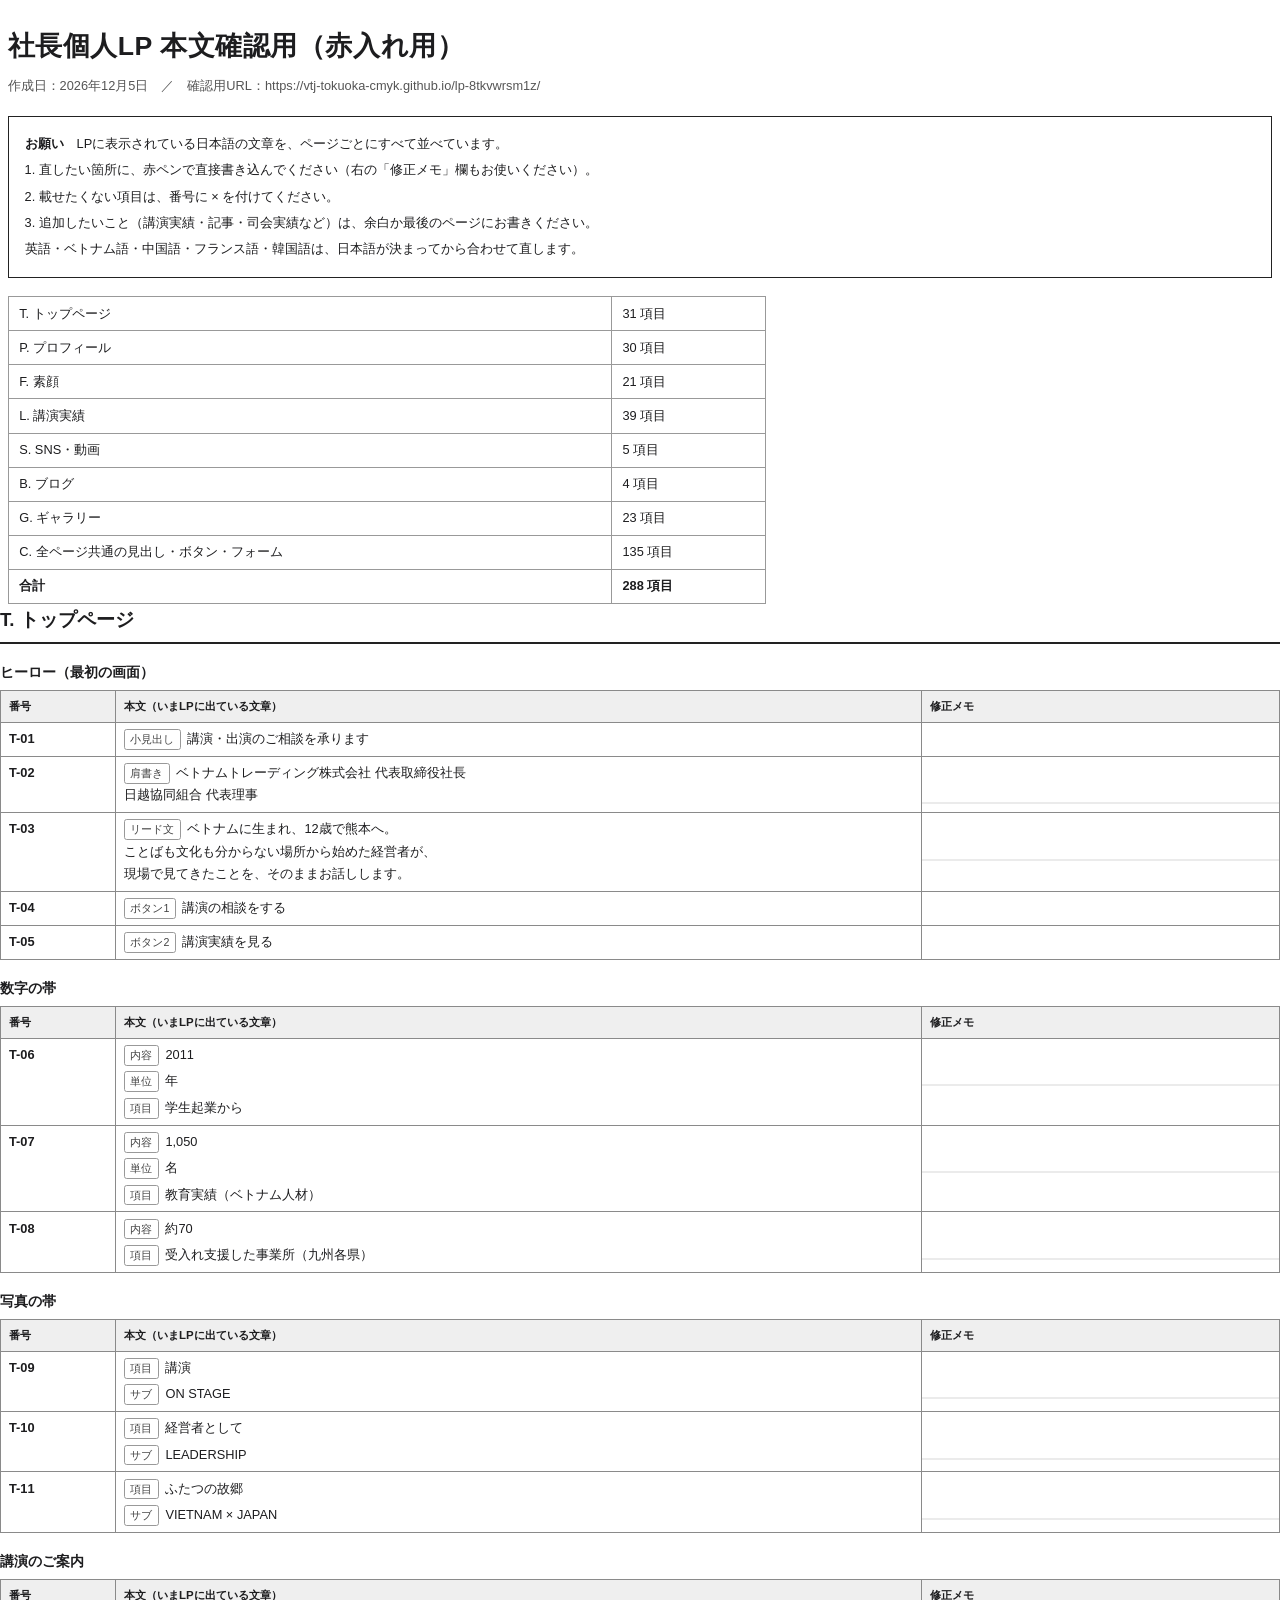
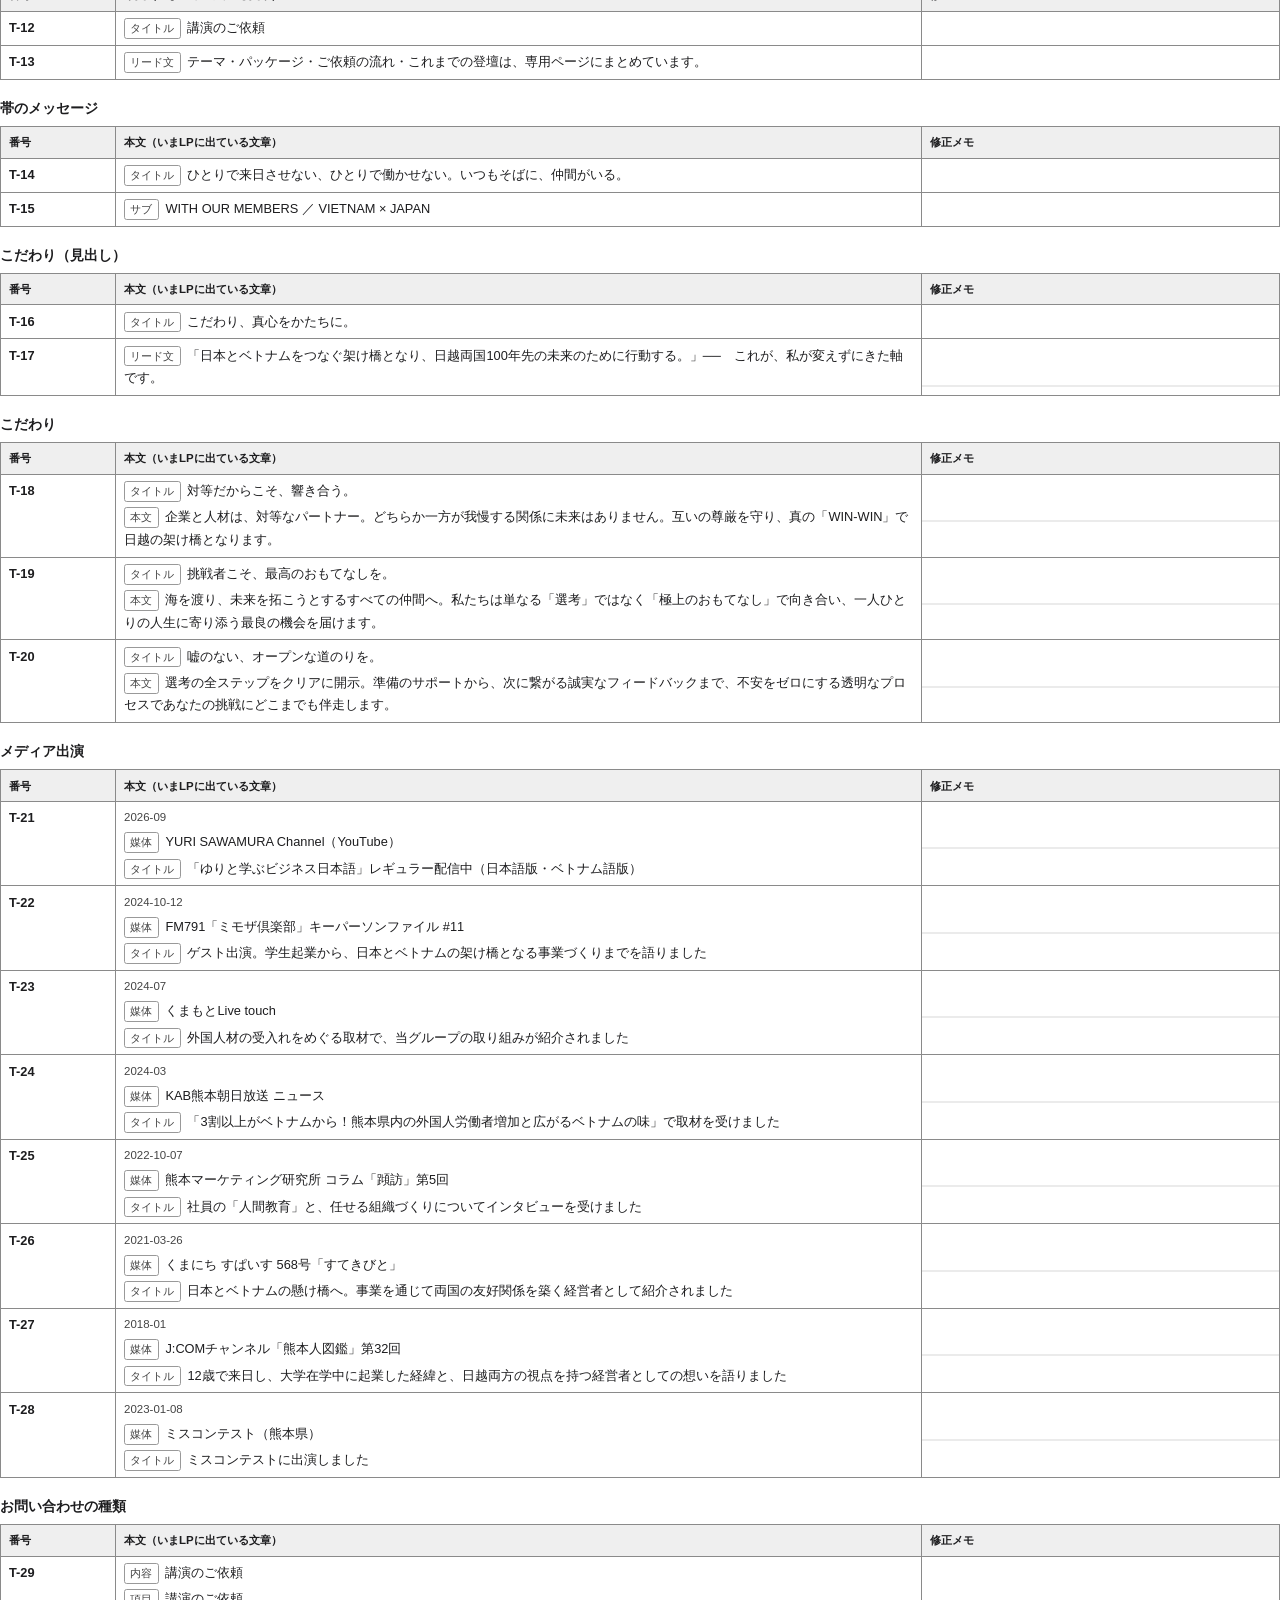
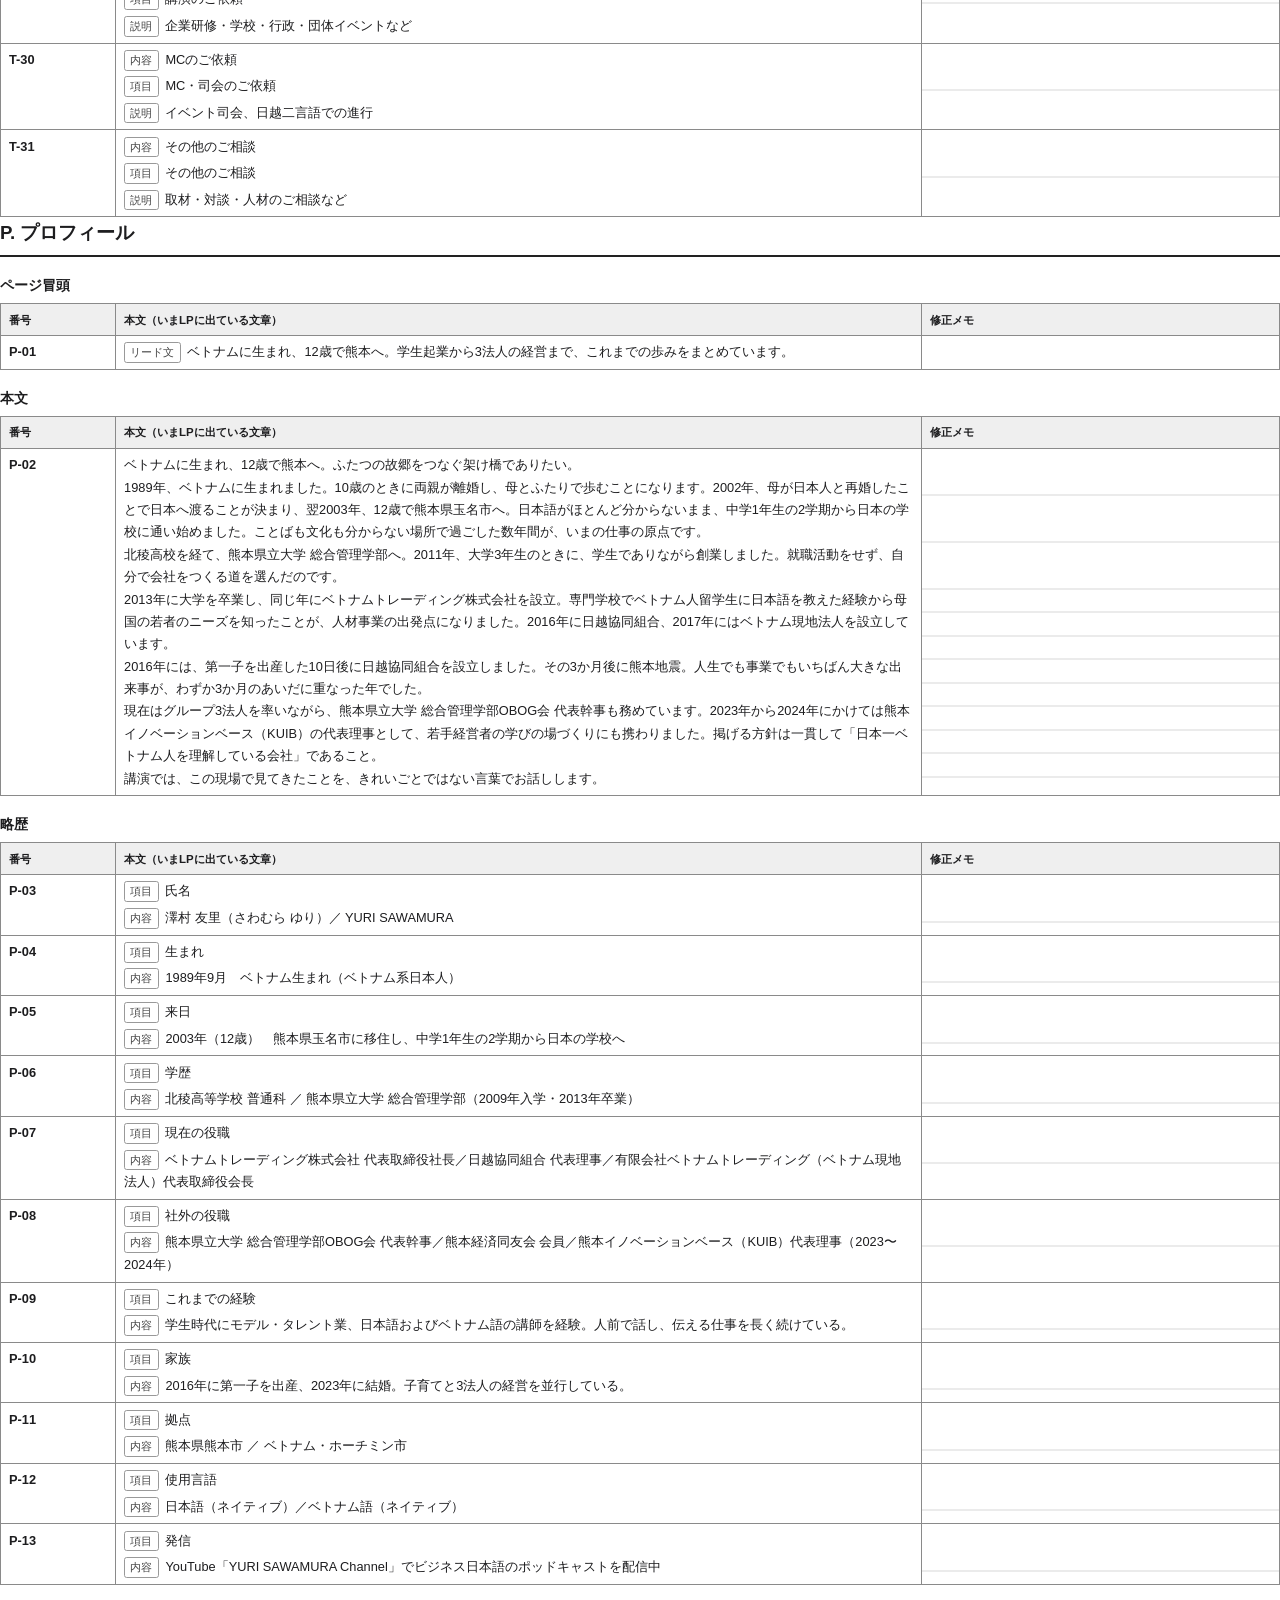
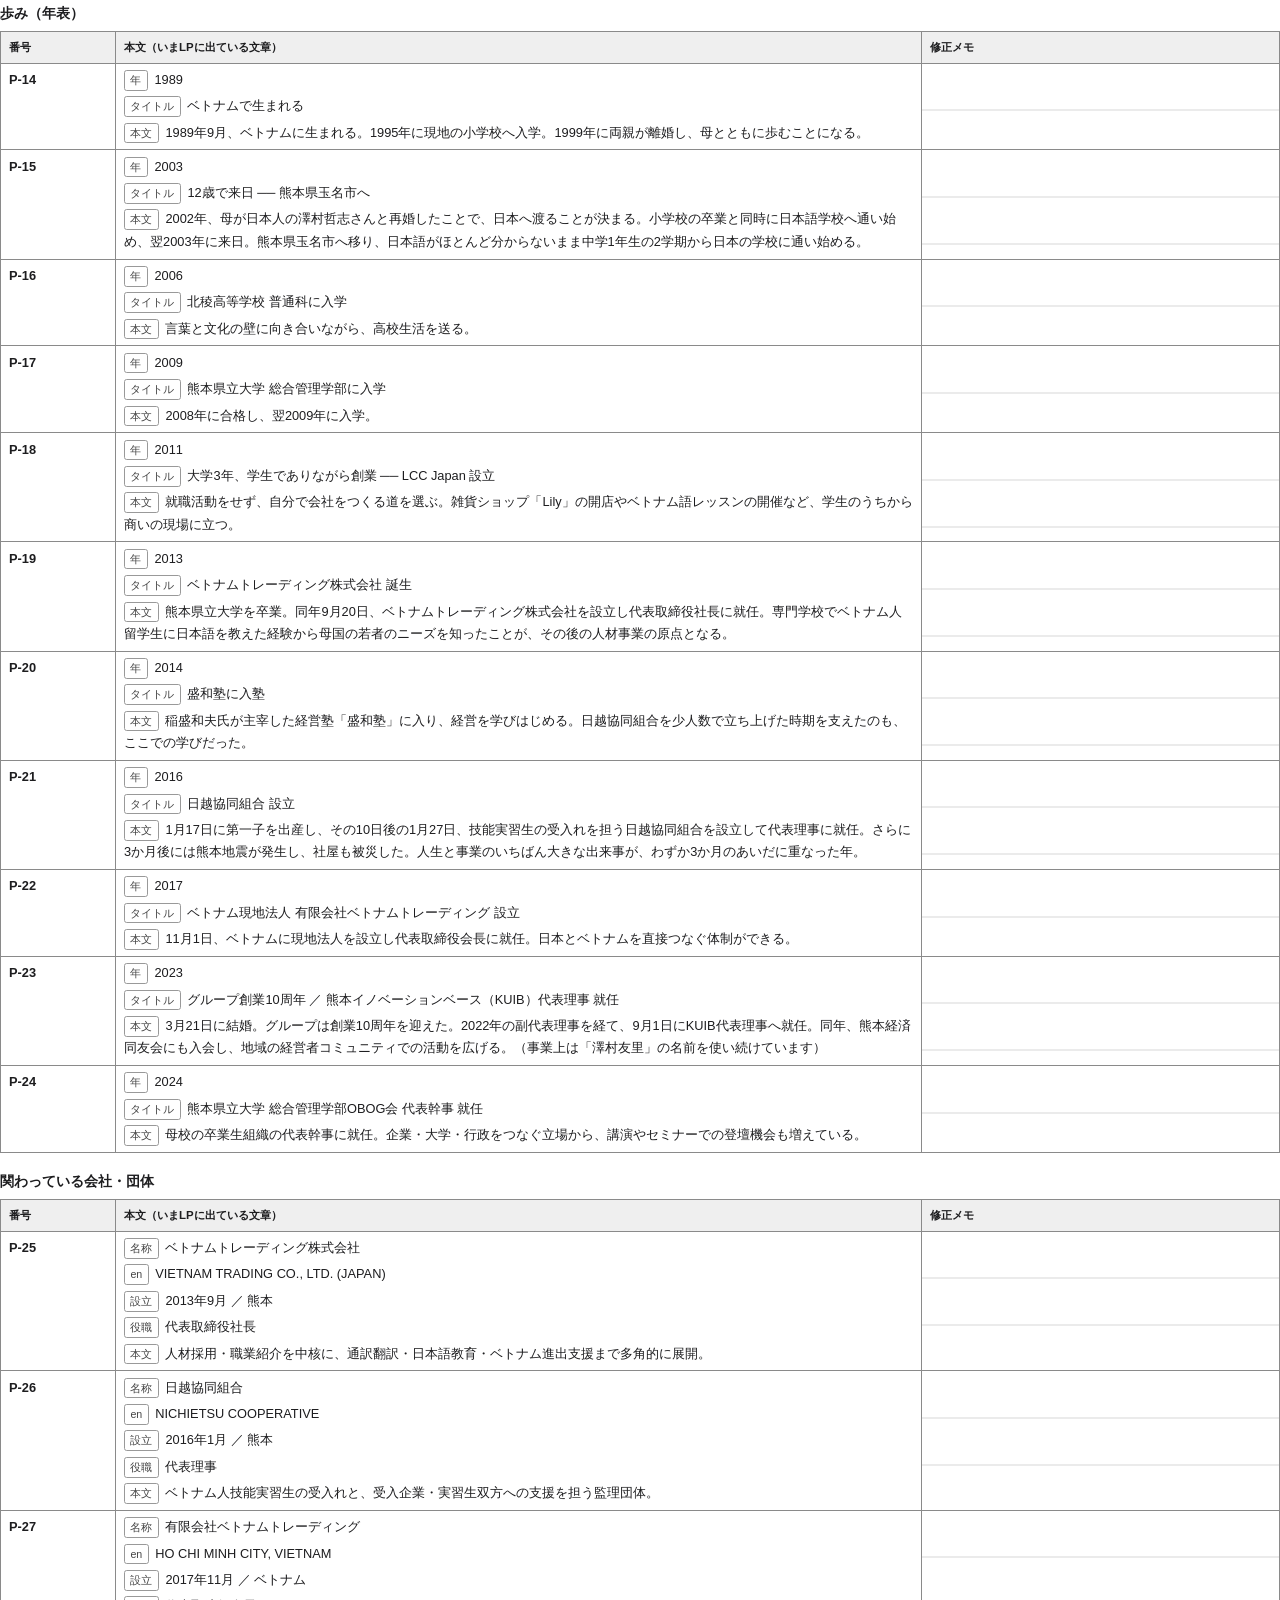
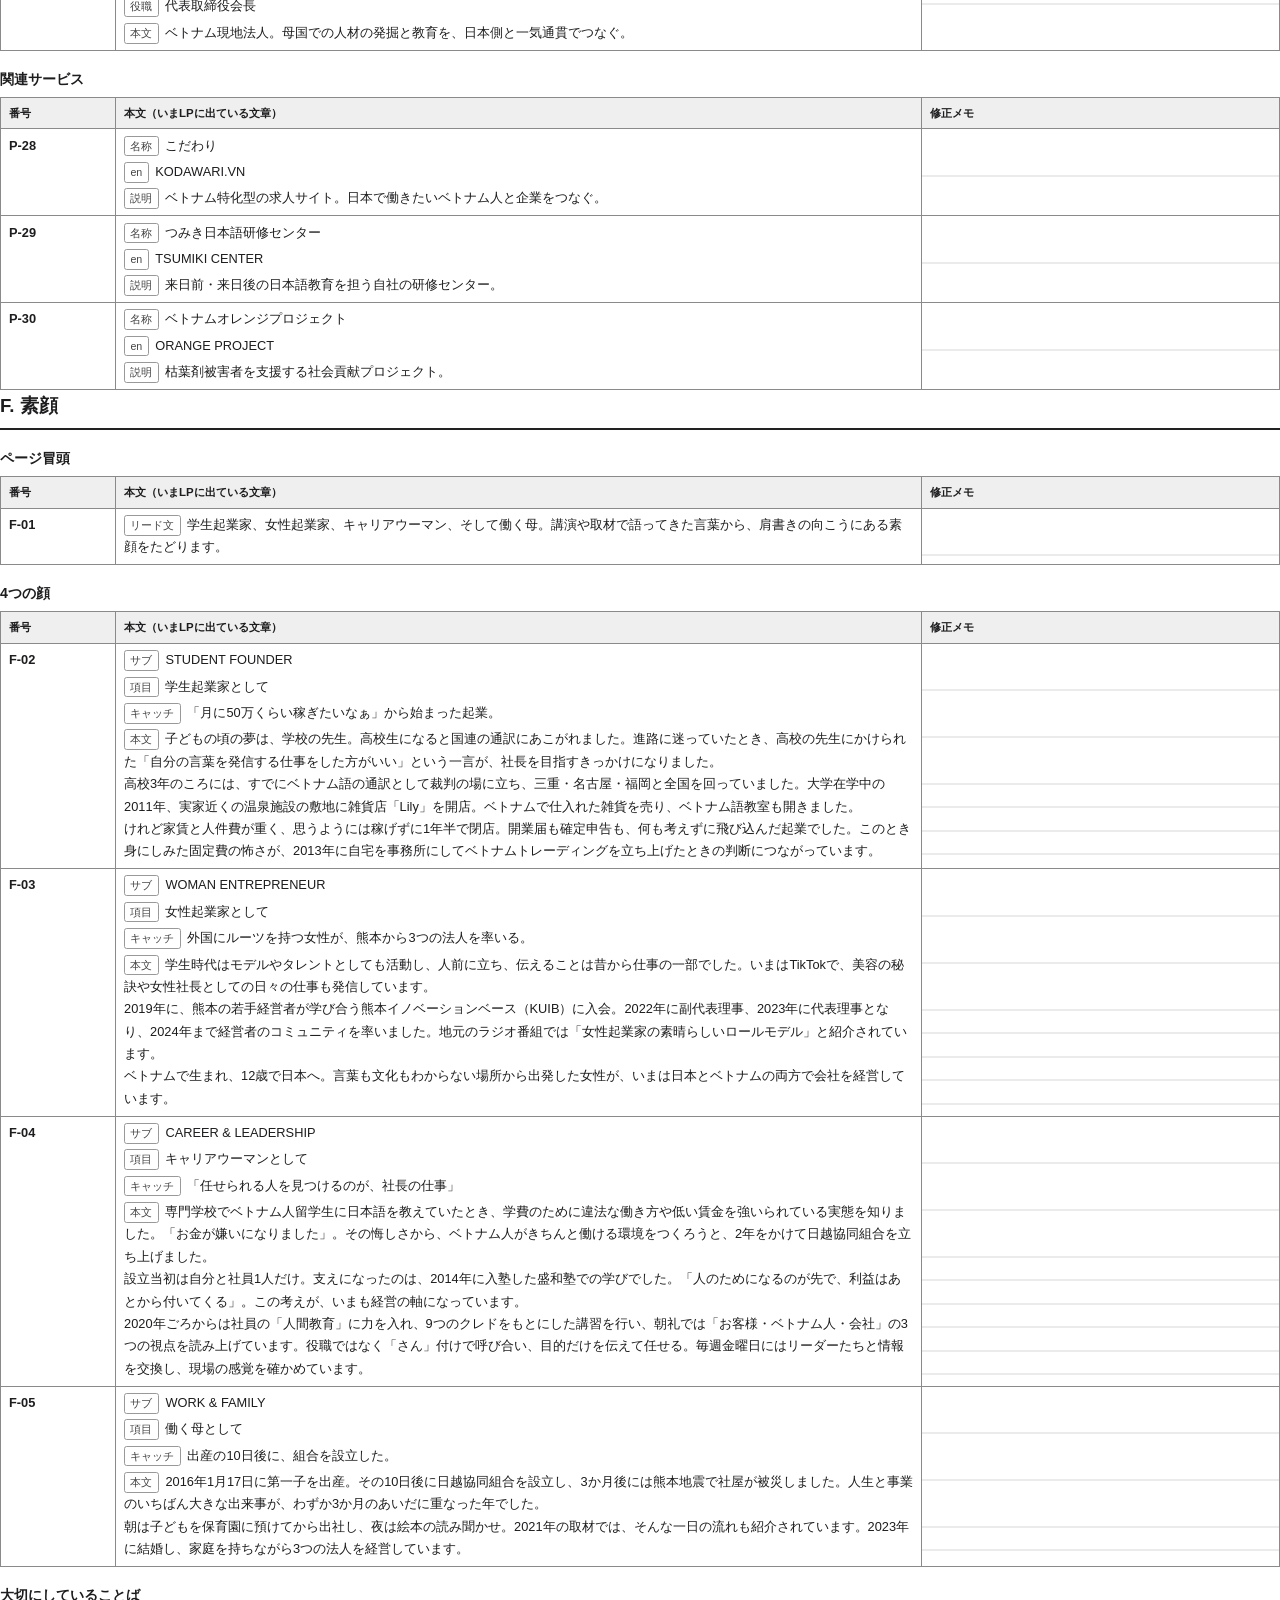
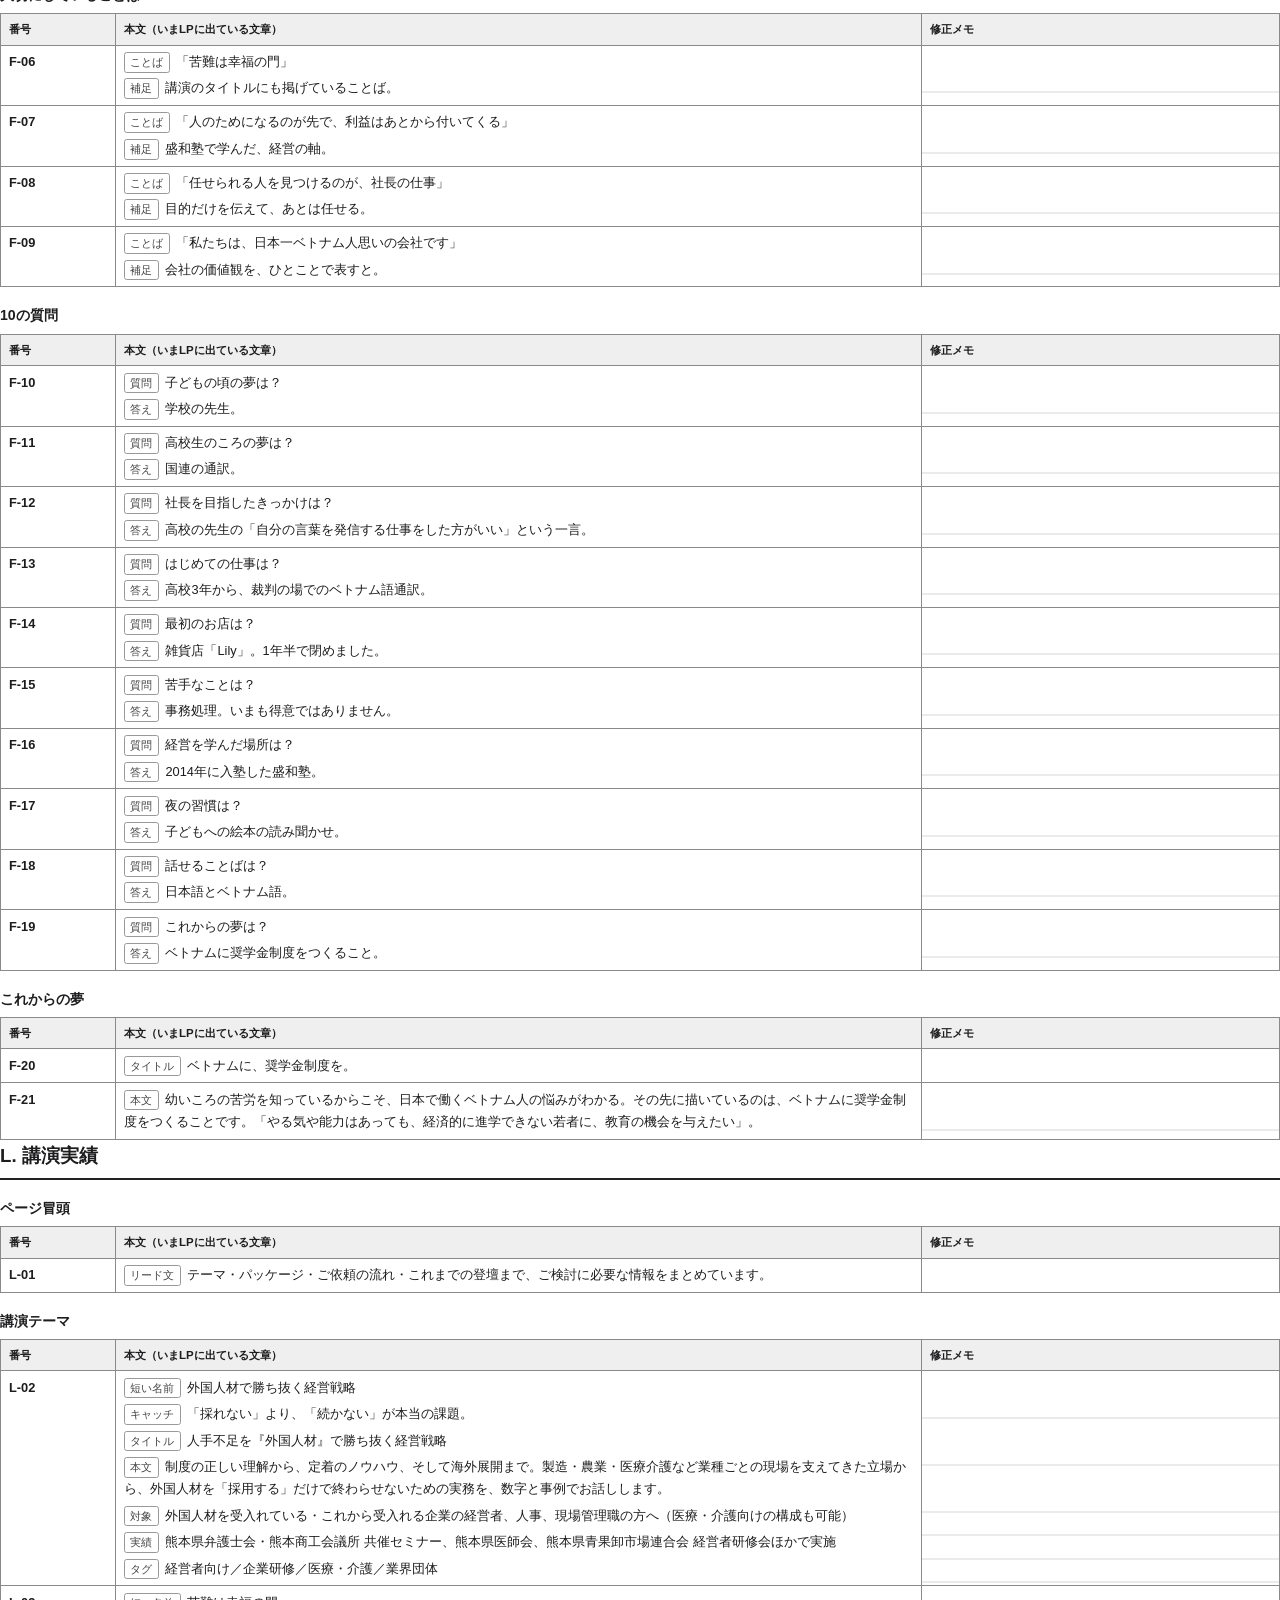
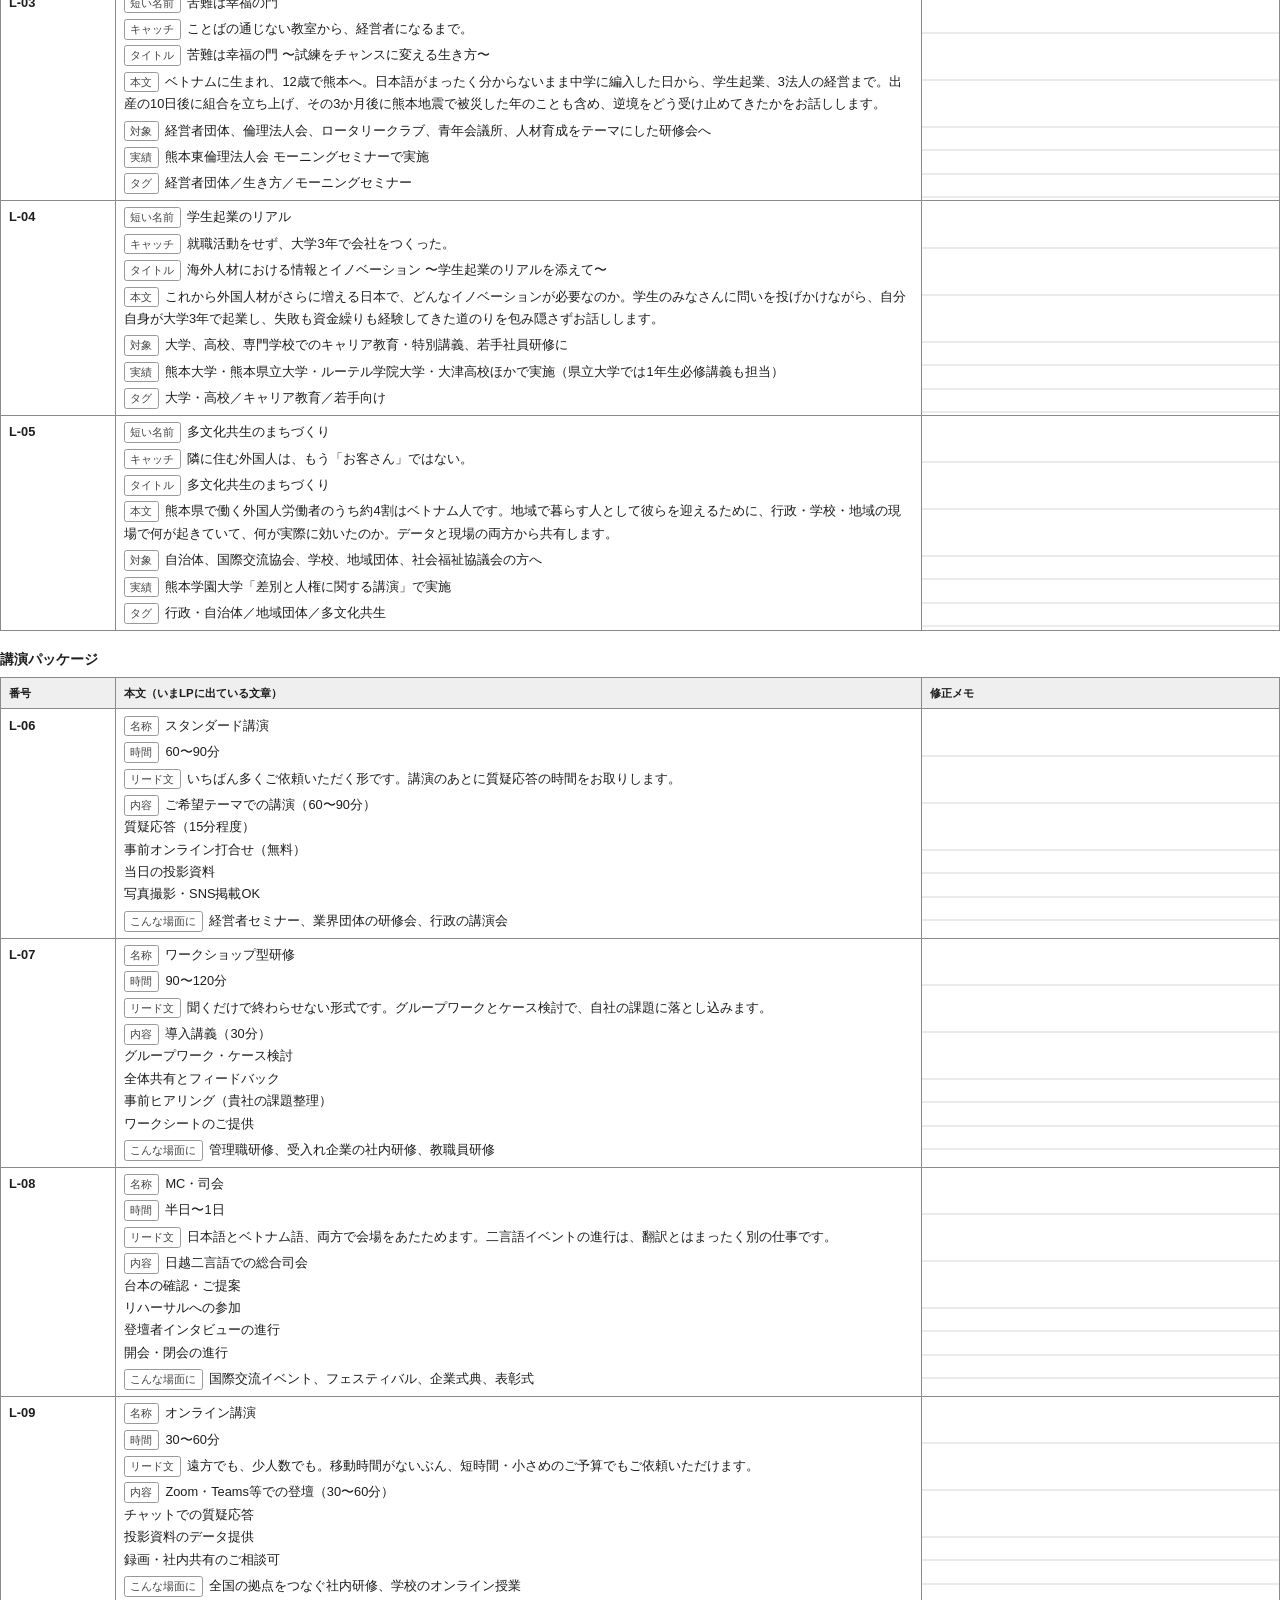
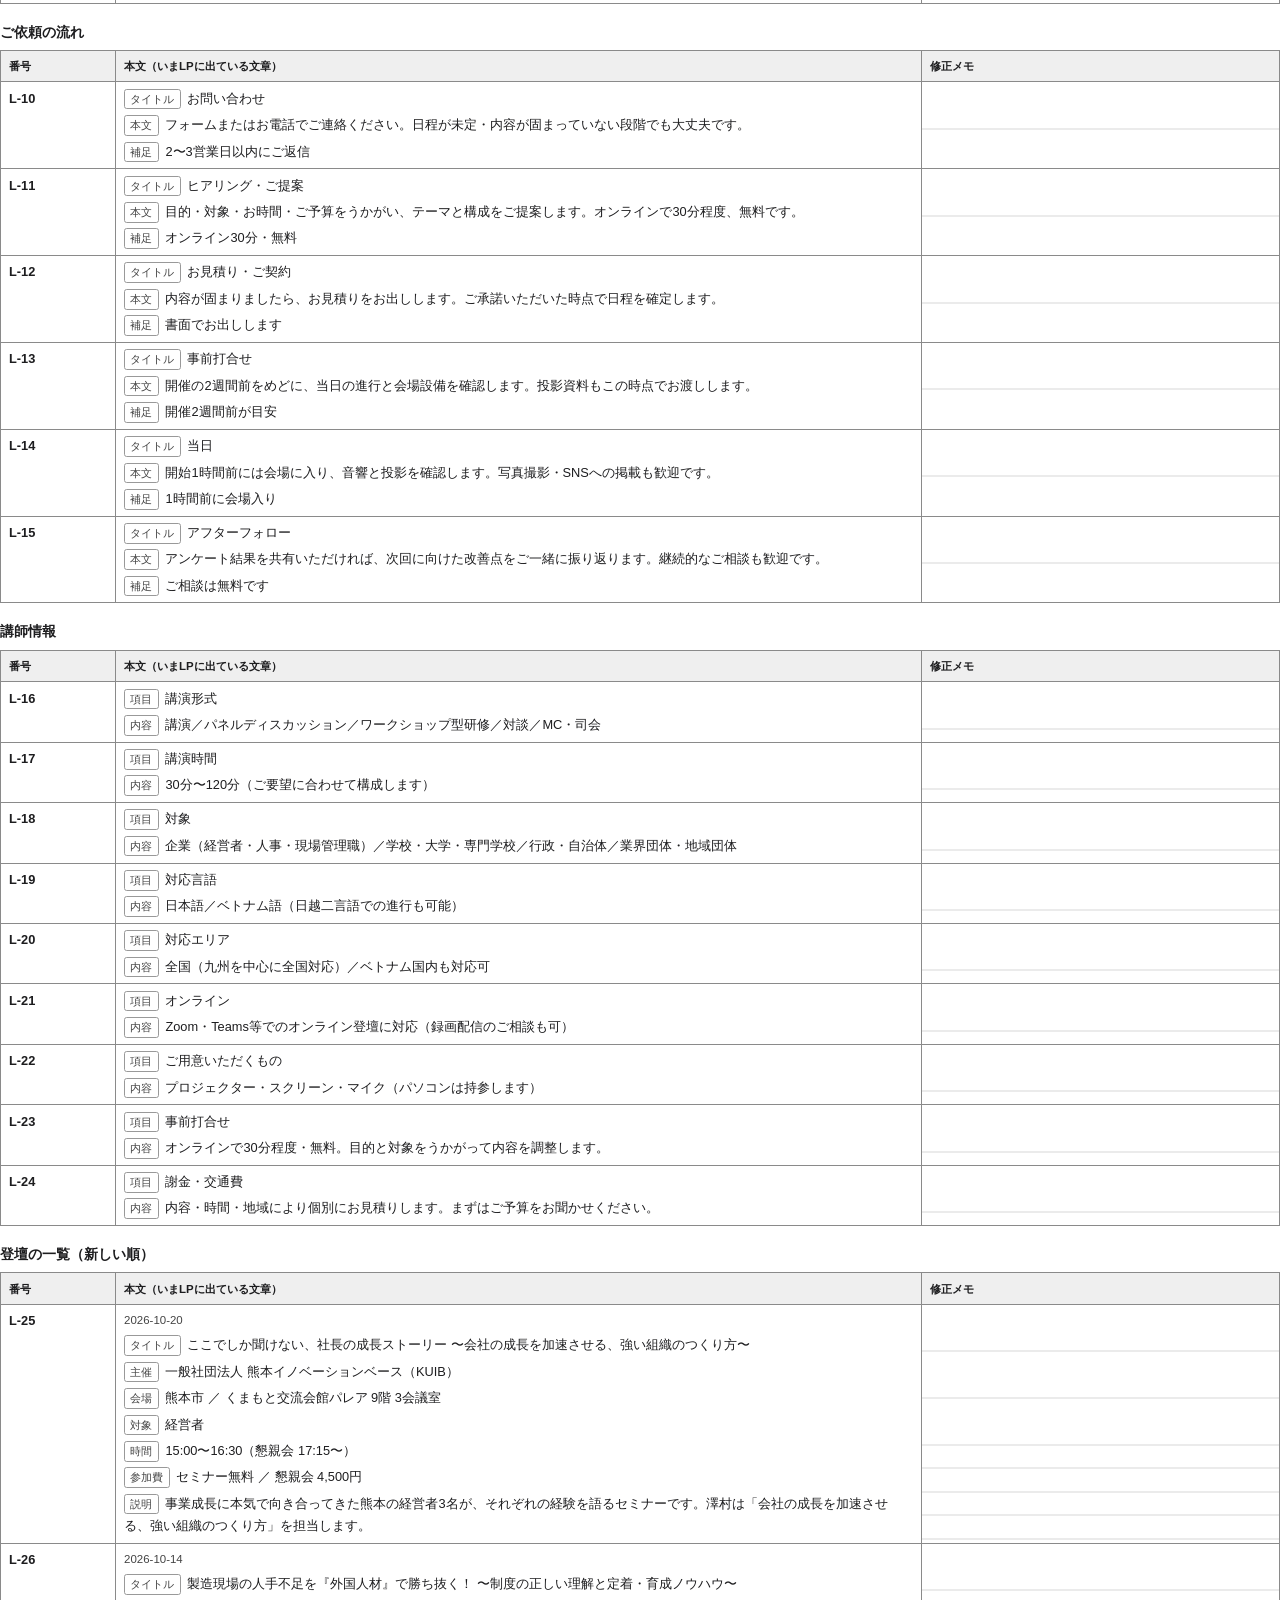
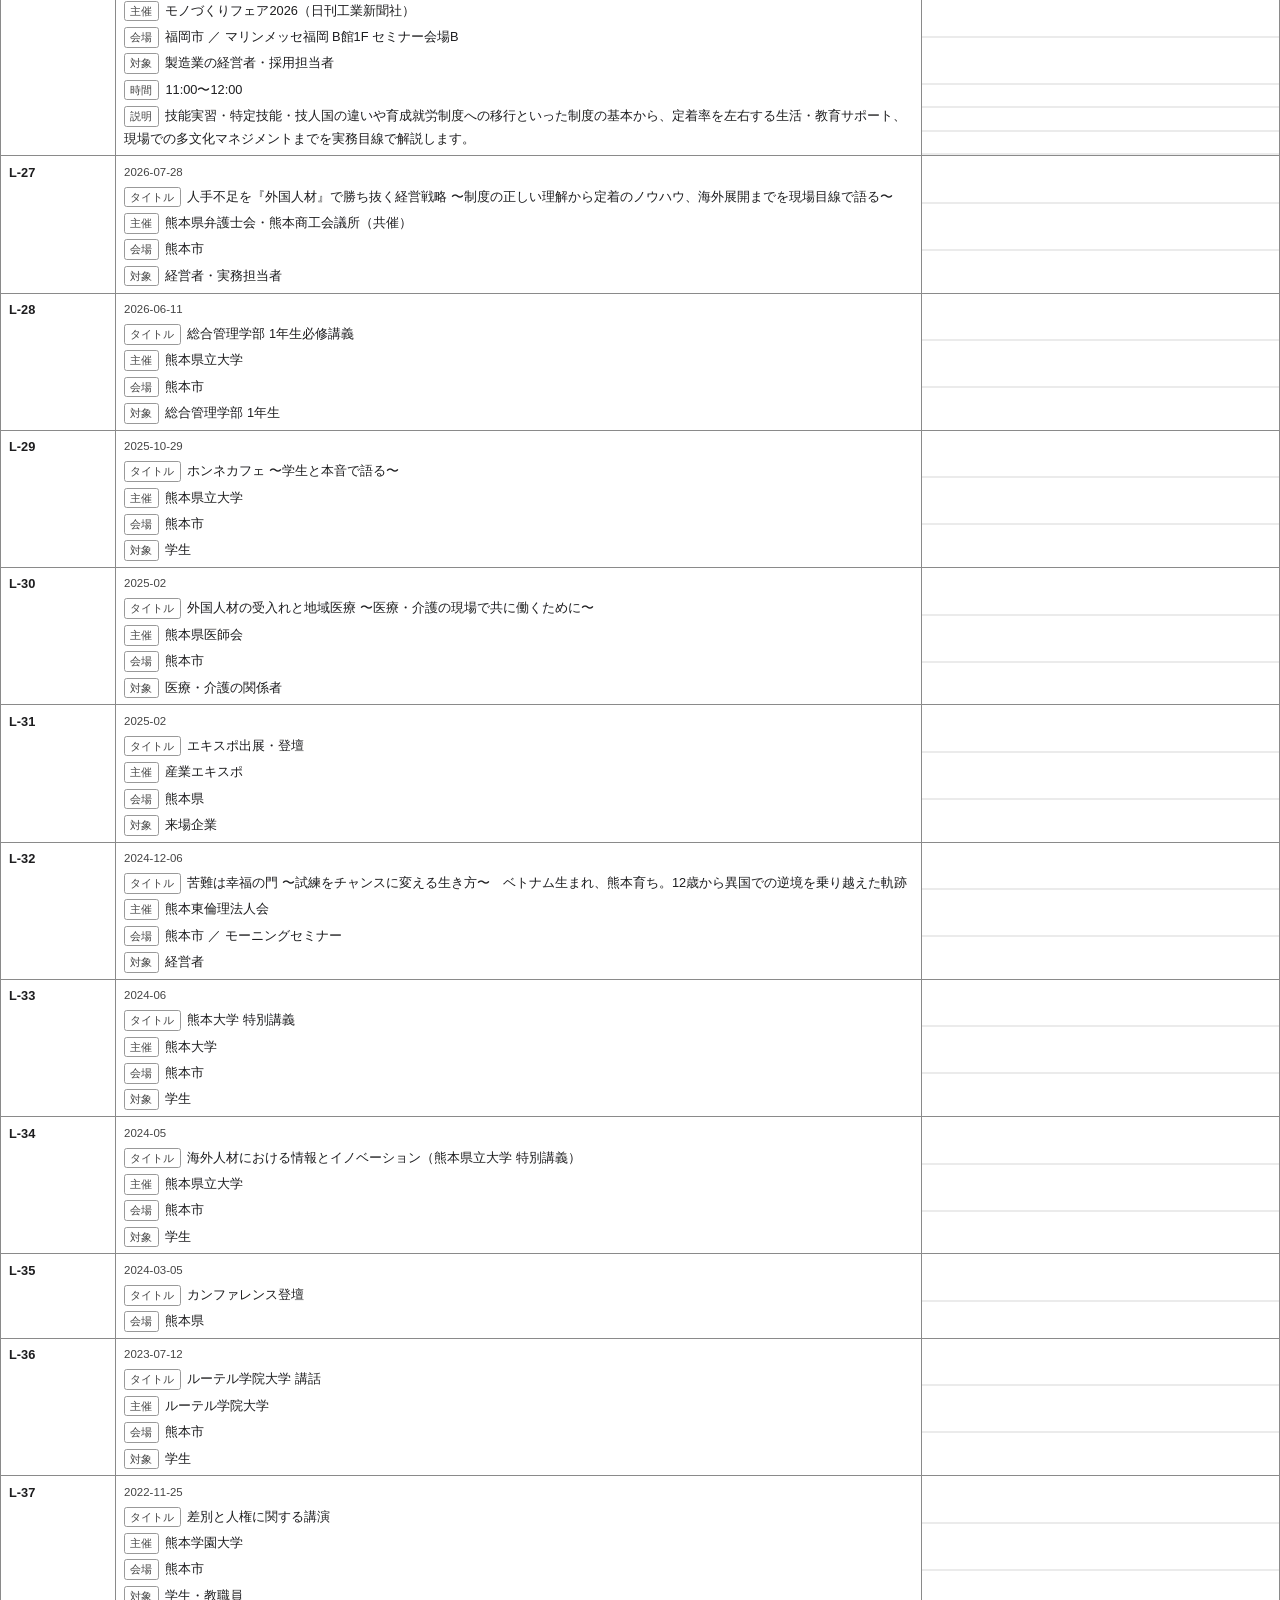
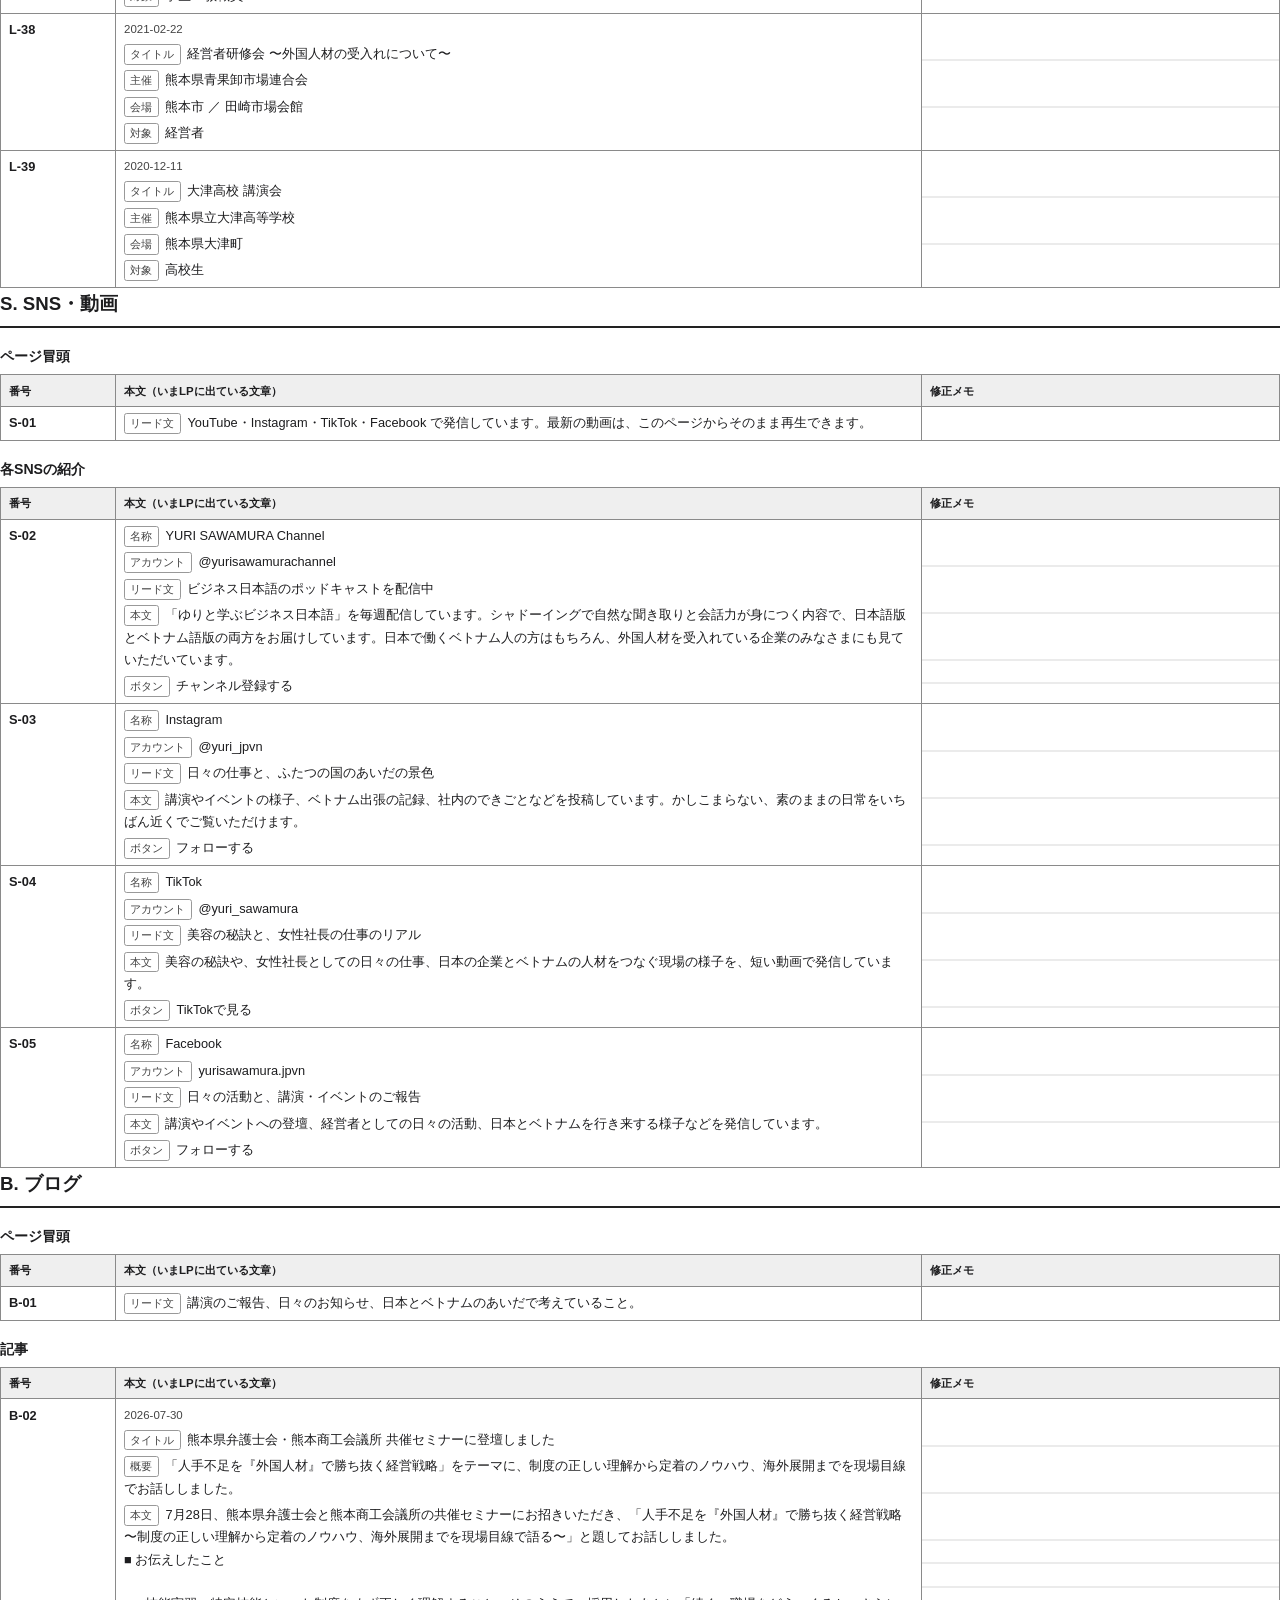
<file: tools/proof.html>
<!DOCTYPE html>
<html lang="ja">
<head>
<meta charset="UTF-8">
<meta name="robots" content="noindex, nofollow">
<title>LP本文 確認用（赤入れ用）</title>
<style>
@page { size: A4; margin: 14mm 12mm 14mm; }
* { box-sizing: border-box; }
body { font-family: "Yu Gothic", "Meiryo", sans-serif; font-size: 9.6pt; line-height: 1.75; color: #1d1d1f; margin: 0; }
.cover { padding: 6mm 2mm 0; }
.cover h1 { font-size: 20pt; margin: 0 0 4pt; letter-spacing: .02em; }
.cover .sub { color: #555; margin-bottom: 14pt; }
.cover .how { border: 1pt solid #222; padding: 9pt 12pt; margin: 10pt 0 14pt; }
.cover .how p { margin: 3pt 0; }
.cover table { border-collapse: collapse; width: 60%; }
.cover td { border: .6pt solid #999; padding: 4pt 8pt; }
section { break-before: page; }
h2 { font-size: 14pt; margin: 0 0 6pt; padding-bottom: 4pt; border-bottom: 1.6pt solid #222; }
h3 { font-size: 10.6pt; margin: 12pt 0 4pt; }
table.items { width: 100%; border-collapse: collapse; table-layout: fixed; }
table.items th, table.items td { border: .6pt solid #8a8a8a; padding: 4pt 6pt; vertical-align: top; text-align: left; }
table.items th { background: #efefef; font-size: 8.6pt; }
table.items td.no { width: 11%; font-weight: 700; white-space: nowrap; }
table.items td.txt { width: 63%; white-space: pre-wrap; word-break: break-word; }
table.items td.memo { width: 26%;
  background-image: repeating-linear-gradient(to bottom, transparent 0, transparent 17pt, #d6d6d6 17pt, #d6d6d6 17.6pt); }
table.items tr { break-inside: avoid; }
.lb { display: inline-block; font-size: 8pt; color: #444; border: .6pt solid #999; padding: 0 4pt; margin-right: 5pt; border-radius: 2pt; }
.fld { margin: 0 0 3pt; }
.fld:last-child { margin-bottom: 0; }
.date { color: #444; font-size: 8.6pt; }
</style>
</head>
<body>
<div id="doc"></div>

<script src="../data.js"></script>
<script src="../app.js"></script>
<script>
/* LPに表示される日本語の文言を、ページごとに番号付きで並べる（印刷して赤入れしてもらう用） */
const LABEL = {
  title: 'タイトル', body: '本文', lead: 'リード文', catch: 'キャッチ', short: '短い名前', forwhom: '対象',
  record: '実績', tags: 'タグ', name: '名称', role: '役職', desc: '説明', items: '内容', best: 'こんな場面に',
  time: '時間', note: '補足', label: '項目', value: '内容', year: '年', outlet: '媒体', host: '主催', venue: '会場',
  audience: '対象', excerpt: '概要', caption: 'キャプション', sub: 'サブ', eyebrow: '小見出し', roles: '肩書き',
  btnPrimary: 'ボタン1', btnSecondary: 'ボタン2', cta: 'ボタン', fee: '参加費', handle: 'アカウント', est: '設立',
  unit: '単位', price: '料金', date: '日付', q: '質問', a: '答え', text: 'ことば', label: '項目'
};
const SKIP = new Set(['src','image','img','url','cover','href','pos','key','featured','apply','site','flyer','upcoming',
  'deadline','id','slug','count','no','cat','kind','value_auto']);

/* 画面に出ていないUI文言（旧「登壇回数」・サンプル注意書き） */
const UI_SKIP = new Set(['statTalks', 'sampleNote']);

function ja(v) {
  if (v === null || v === undefined) return '';
  if (typeof v === 'string' || typeof v === 'number') return String(v);
  if (Array.isArray(v)) return v.map(ja).filter(Boolean).join('\n');
  if ('ja' in v) return ja(v.ja);
  return '';
}
function plain(s) {
  return s.replace(/<br\s*\/?>/g, '\n').replace(/<h3>(.*?)<\/h3>/g, '\n■ $1\n').replace(/<\/p>\s*/g, '\n')
          .replace(/<[^>]+>/g, '').replace(/&amp;/g, '&').replace(/\n{3,}/g, '\n\n').trim();
}
function esc2(s) { return String(s).replace(/[&<>]/g, c => ({ '&': '&amp;', '<': '&lt;', '>': '&gt;' }[c])); }

/* 1件分（オブジェクト）を「項目名：本文」の行にする */
function fields(o) {
  if (typeof o !== 'object' || Array.isArray(o) || 'ja' in o) return esc2(plain(ja(o)));
  const out = [];
  if (o.date) out.push(`<div class="fld date">${esc2(o.date)}</div>`);
  for (const k in o) {
    if (SKIP.has(k) || k === 'date') continue;
    let t = k === 'tags' ? ja(o[k]).replace(/\n/g, '／') : plain(ja(o[k]));
    if (k === 'value' && o[k] === 'auto:lectures') continue;
    if (!t) continue;
    out.push(`<div class="fld"><span class="lb">${LABEL[k] || k}</span>${esc2(t)}</div>`);
  }
  return out.join('');
}

const PAGES = [
  { page: 'トップページ', code: 'T', parts: [
    ['ヒーロー（最初の画面）', HERO, 'keys'],
    ['数字の帯', STATS],
    ['写真の帯', STRIP],
    ['講演のご案内', { title: UI.secLectureInfo, lead: UI.secLectureInfoLead }, 'keys'],
    ['帯のメッセージ', BAND, 'keys'],
    ['こだわり（見出し）', { title: KODAWARI_TITLE, lead: KODAWARI_LEAD }, 'keys'],
    ['こだわり', KODAWARI],
    ['メディア出演', MEDIA],
    ['お問い合わせの種類', INQUIRY_TYPES]
  ]},
  { page: 'プロフィール', code: 'P', parts: [
    ['ページ冒頭', { lead: PAGE_LEADS.profile }, 'keys'],
    ['本文', PROFILE_TEXT],
    ['略歴', PROFILE_SPEC],
    ['歩み（年表）', TIMELINE],
    ['関わっている会社・団体', GROUP],
    ['関連サービス', SERVICES]
  ]},
  { page: '素顔', code: 'F', parts: [
    ['ページ冒頭', { lead: PAGE_LEADS.story }, 'keys'],
    ['4つの顔', FACES],
    ['大切にしていることば', WORDS],
    ['10の質問', QA],
    ['これからの夢', DREAM, 'keys']
  ]},
  { page: '講演実績', code: 'L', parts: [
    ['ページ冒頭', { lead: PAGE_LEADS.lecture }, 'keys'],
    ['講演テーマ', TOPICS],
    ['講演パッケージ', PACKAGES],
    ['ご依頼の流れ', STEPS],
    ['講師情報', SPEAKER_SPEC],
    ['登壇の一覧（新しい順）', LECTURES.slice().sort((a, b) => b.date.localeCompare(a.date))]
  ]},
  { page: 'SNS・動画', code: 'S', parts: [
    ['ページ冒頭', { lead: PAGE_LEADS.sns }, 'keys'],
    ['各SNSの紹介', SNS_ACCOUNTS]
  ]},
  { page: 'ブログ', code: 'B', parts: [
    ['ページ冒頭', { lead: PAGE_LEADS.blog }, 'keys'],
    ['記事', POSTS]
  ]},
  { page: 'ギャラリー', code: 'G', parts: [
    ['ページ冒頭', { lead: PAGE_LEADS.gallery }, 'keys'],
    ['写真集', ALBUMS],
    ['写真のキャプション', PHOTOS]
  ]},
  { page: '全ページ共通の見出し・ボタン・フォーム', code: 'C', parts: [
    ['見出し・ボタン・フォームの文言', UI, 'keys']
  ]}
];

function renderPage() {
  LANG = 'ja';
  const counts = [];
  const secs = PAGES.map(pg => {
    let n = 0;
    const blocks = pg.parts.map(([title, src, mode]) => {
      const rows = [];
      const push = (html) => { if (!html) return; n++; rows.push(
        `<tr><td class="no">${pg.code}-${String(n).padStart(2, '0')}</td><td class="txt">${html}</td><td class="memo"></td></tr>`); };
      if (mode === 'keys') {
        for (const k in src) {
          if (pg.code === 'C' && UI_SKIP.has(k)) continue;
          const t = plain(ja(src[k]));
          if (!t || /^[A-Z ]+$/.test(t)) continue;
          push(LABEL[k] && pg.code !== 'C' ? `<span class="lb">${LABEL[k]}</span>${esc2(t)}` : esc2(t));
        }
      } else if (Array.isArray(src)) {
        src.forEach(it => push(fields(it)));
      } else {
        push(fields(src));
      }
      if (!rows.length) return '';
      return `<h3>${title}</h3><table class="items"><colgroup><col style="width:9%"><col style="width:63%"><col style="width:28%"></colgroup><thead><tr><th>番号</th><th>本文（いまLPに出ている文章）</th><th>修正メモ</th></tr></thead><tbody>${rows.join('')}</tbody></table>`;
    }).join('');
    counts.push([pg.page, pg.code, n]);
    return `<section><h2>${pg.code}. ${pg.page}</h2>${blocks}</section>`;
  }).join('');

  const d = new Date();
  document.getElementById('doc').innerHTML = `
    <div class="cover">
      <h1>社長個人LP 本文確認用（赤入れ用）</h1>
      <div class="sub">作成日：${d.getFullYear()}年${d.getMonth() + 1}月${d.getDate()}日　／　確認用URL：https://vtj-tokuoka-cmyk.github.io/lp-8tkvwrsm1z/</div>
      <div class="how">
        <p><b>お願い</b>　LPに表示されている日本語の文章を、ページごとにすべて並べています。</p>
        <p>1. 直したい箇所に、赤ペンで直接書き込んでください（右の「修正メモ」欄もお使いください）。</p>
        <p>2. 載せたくない項目は、番号に × を付けてください。</p>
        <p>3. 追加したいこと（講演実績・記事・司会実績など）は、余白か最後のページにお書きください。</p>
        <p>英語・ベトナム語・中国語・フランス語・韓国語は、日本語が決まってから合わせて直します。</p>
      </div>
      <table>${counts.map(c => `<tr><td>${c[1]}. ${c[0]}</td><td>${c[2]} 項目</td></tr>`).join('')}
        <tr><td><b>合計</b></td><td><b>${counts.reduce((a, c) => a + c[2], 0)} 項目</b></td></tr></table>
    </div>
    ${secs}
    <section><h2>追加・ご要望（自由記入）</h2><table class="items"><tbody>${'<tr><td class="memo" style="width:100%;height:34pt"></td></tr>'.repeat(18)}</tbody></table></section>`;
}
</script>
</body>
</html>
</file>
<file: style.css>
/* =========================================================
   澤村友里 LP  共通スタイル
   色を変えたいときは :root の値だけ書き換えれば全ページに効きます
   ========================================================= */
:root{
  --red:#D7192D;
  --red-bright:#FF2E45;
  --red-deep:#A00E1F;
  --red-soft:#FFF1EF;
  --bg:#FDFBF9;
  --bg-2:#FFF6F2;
  --ink:#241D1C;
  --ink-2:#4C4341;
  --muted:#8A7F7C;
  --line:rgba(36,29,28,.1);
  --sans:"Noto Sans JP","Hiragino Kaku Gothic ProN","Yu Gothic Medium","Meiryo",sans-serif;
  --latin:"Cormorant Garamond","Times New Roman",serif;
  --serif:"Zen Old Mincho","Hiragino Mincho ProN","Yu Mincho","Noto Serif JP",serif;
  --pad:clamp(20px,5vw,80px);
  --shadow:0 14px 44px rgba(160,14,31,.09);
  --shadow-lg:0 22px 56px rgba(160,14,31,.14);
  --radius:12px;
}
*{box-sizing:border-box;margin:0;padding:0}
html{scroll-behavior:smooth;scroll-padding-top:76px}
body{
  background:var(--bg);color:var(--ink);font-family:var(--sans);
  font-size:16.5px;line-height:1.95;letter-spacing:.03em;-webkit-font-smoothing:antialiased;overflow-x:hidden;
  font-feature-settings:"palt";
}
img{max-width:100%;display:block}
a{color:inherit;text-decoration:none}
button{font-family:inherit}

/* ---------- header ---------- */
#bar{position:fixed;top:0;left:0;height:3px;width:0;background:linear-gradient(90deg,var(--red),var(--red-bright));z-index:100;transition:width .1s linear}
header{
  position:fixed;top:0;left:0;right:0;z-index:90;
  display:flex;align-items:center;justify-content:space-between;gap:16px;
  padding:12px var(--pad);
  background:rgba(253,251,249,.86);backdrop-filter:blur(14px);
  border-bottom:1px solid transparent;transition:border-color .4s,box-shadow .4s,padding .4s;
}
header.solid{border-bottom-color:var(--line);box-shadow:0 10px 30px rgba(160,14,31,.05)}
.brand{display:flex;align-items:center;gap:11px;font-size:16px;font-weight:600;letter-spacing:.14em;white-space:nowrap;font-family:var(--serif)}
.brand .dot{width:9px;height:9px;border-radius:50%;background:var(--red);box-shadow:0 0 14px var(--red-bright);flex:none}
.brand small{display:block;font-size:10.5px;letter-spacing:.26em;color:var(--muted);font-weight:400;margin-top:-3px;font-family:var(--latin)}
nav{display:flex;align-items:center;gap:clamp(12px,1.7vw,26px);font-size:14px;font-weight:500}
nav a.navlink{opacity:.66;transition:.25s;white-space:nowrap}
nav a.navlink:hover,nav a.navlink.cur{opacity:1;color:var(--red)}
.nav-cta{background:var(--red);color:#fff!important;padding:9px 20px;border-radius:999px;font-size:12.5px;opacity:1!important;
  box-shadow:0 8px 22px rgba(215,25,45,.28);transition:.3s;white-space:nowrap}
.nav-cta:hover{background:var(--red-bright);transform:translateY(-2px);box-shadow:0 12px 28px rgba(255,46,69,.36)}
.burger{display:none;background:none;border:0;cursor:pointer;padding:8px;flex:none}
.burger span{display:block;width:22px;height:2px;background:var(--ink);margin:4px 0;transition:.3s;border-radius:2px}
.burger.on span:nth-child(1){transform:translateY(6px) rotate(45deg)}
.burger.on span:nth-child(2){opacity:0}
.burger.on span:nth-child(3){transform:translateY(-6px) rotate(-45deg)}
@media(max-width:1440px){
  .burger{display:block;order:3}
  nav{position:fixed;inset:56px 0 auto 0;flex-direction:column;align-items:stretch;gap:0;
    background:rgba(253,251,249,.98);backdrop-filter:blur(18px);border-bottom:1px solid var(--line);
    padding:8px var(--pad) 22px;max-height:0;overflow:hidden;transition:max-height .45s cubic-bezier(.16,1,.3,1),padding .3s;font-size:15px}
  nav.open{max-height:calc(100vh - 56px);max-height:calc(100dvh - 56px);overflow-y:auto;overscroll-behavior:contain;padding-top:14px}
  nav a.navlink{padding:13px 2px;border-bottom:1px solid var(--line);opacity:.9}
  .nav-cta{margin-top:16px;text-align:center;padding:14px 20px;font-size:14px}
}

/* ---------- buttons ---------- */
.btn{display:inline-flex;align-items:center;justify-content:center;gap:10px;padding:15px 30px;border-radius:999px;
  font-size:14.5px;letter-spacing:.1em;font-weight:700;transition:.3s;border:1px solid transparent;cursor:pointer}
.btn-r{background:var(--red);color:#fff;box-shadow:0 12px 32px rgba(215,25,45,.28)}
.btn-r:hover{background:var(--red-bright);transform:translateY(-3px);box-shadow:0 18px 40px rgba(255,46,69,.34)}
.btn-o{border-color:rgba(36,29,28,.2);color:var(--ink);background:#fff}
.btn-o:hover{border-color:var(--red);color:var(--red);transform:translateY(-3px);box-shadow:var(--shadow)}
.btn-w{background:#fff;color:var(--red)}
.btn-w:hover{transform:translateY(-3px);box-shadow:0 16px 34px rgba(0,0,0,.2)}
.btn-gh{border-color:rgba(255,255,255,.6);color:#fff}
.btn-gh:hover{background:rgba(255,255,255,.16)}

/* ---------- section ---------- */
section{padding:clamp(70px,9vw,130px) var(--pad);position:relative}
.sec-head{display:flex;align-items:baseline;gap:18px;margin-bottom:46px;flex-wrap:wrap}
.sec-num{font-family:var(--latin);font-size:18px;letter-spacing:.14em;color:var(--red);font-style:italic}
.sec-title{font-family:var(--serif);font-size:clamp(34px,5vw,60px);font-weight:500;line-height:1.25;letter-spacing:.02em}
.sec-sub{font-family:var(--latin);font-size:14px;letter-spacing:.3em;color:var(--muted);margin-left:auto}
.sec-lead{margin:-24px 0 48px;color:var(--ink-2);font-size:17px;max-width:40em;line-height:2}
@media(max-width:700px){.sec-sub{display:none}}

/* ---------- page hero (下層ページ) ---------- */
.page-hero{position:relative;padding:clamp(112px,15vw,168px) var(--pad) clamp(38px,5vw,62px);overflow:hidden;
  background:linear-gradient(180deg,#fff,var(--bg-2))}
.page-hero::before{content:"";position:absolute;width:56vw;height:56vw;right:-22vw;top:-28vw;border-radius:50%;
  background:radial-gradient(circle,rgba(255,46,69,.14),transparent 66%)}
.page-hero .in{position:relative;z-index:2}
.eyebrow{display:inline-flex;align-items:center;gap:12px;font-size:13px;letter-spacing:.3em;color:var(--red);font-weight:600;margin-bottom:18px}
.eyebrow::before{content:"";width:42px;height:1px;background:var(--red)}
.page-hero h1{font-family:var(--serif);font-weight:500;font-size:clamp(38px,6.4vw,76px);line-height:1.2}
.page-hero p{margin-top:18px;color:var(--ink-2);font-size:16.5px;max-width:40em}

/* ---------- cards ---------- */
.card{background:#fff;border:1px solid var(--line);border-radius:var(--radius);position:relative;overflow:hidden;
  transition:.42s;box-shadow:0 6px 24px rgba(160,14,31,.05)}
.card:hover{transform:translateY(-6px);border-color:rgba(215,25,45,.34);box-shadow:var(--shadow-lg)}
.card::before{content:"";position:absolute;left:0;top:0;height:3px;width:0;
  background:linear-gradient(90deg,var(--red),var(--red-bright));transition:width .55s ease}
.card:hover::before{width:100%}

/* ---------- tag / badge ---------- */
.tag{display:inline-block;font-size:10.5px;letter-spacing:.14em;font-weight:700;padding:4px 11px;border-radius:999px;
  background:var(--red-soft);color:var(--red-deep);white-space:nowrap}
.tag.g{background:#EEF6EE;color:#2F7A3B}
.tag.b{background:#EDF3FA;color:#2C5D91}
.tag.n{background:#F2F0EF;color:var(--muted)}

/* ---------- footer ---------- */
footer{background:#fff;border-top:1px solid var(--line);padding:52px var(--pad) 34px}
.ft-top{display:flex;justify-content:space-between;gap:30px;flex-wrap:wrap;margin-bottom:32px}
.ft-brand{font-family:var(--serif);font-size:22px;letter-spacing:.08em}
.ft-brand small{display:block;font-family:var(--sans);font-size:10.5px;letter-spacing:.24em;color:var(--muted);margin-top:6px}
.ft-nav{display:flex;gap:clamp(18px,3vw,44px);flex-wrap:wrap;font-size:13px}
.ft-nav a{color:var(--ink-2);transition:.25s}
.ft-nav a:hover{color:var(--red)}
.ft-col h5{font-size:11px;letter-spacing:.2em;color:var(--red);margin-bottom:12px;font-weight:700}
.ft-col a{display:block;margin-bottom:8px}
.ft-btm{border-top:1px solid var(--line);padding-top:22px;display:flex;justify-content:space-between;gap:16px;flex-wrap:wrap;
  font-size:11px;letter-spacing:.12em;color:var(--muted)}
.sns{display:flex;gap:12px}
.sns a{width:34px;height:34px;border-radius:50%;border:1px solid var(--line);display:grid;place-items:center;transition:.3s}
.sns a:hover{border-color:var(--red);background:var(--red);color:#fff;transform:translateY(-3px)}
.sns svg{width:16px;height:16px;fill:currentColor}

/* ---------- reveal ---------- */
.rv{opacity:0;transform:translateY(26px);transition:opacity .9s cubic-bezier(.16,1,.3,1),transform .9s cubic-bezier(.16,1,.3,1)}
.rv.in{opacity:1;transform:none}
@media(prefers-reduced-motion:reduce){.rv{opacity:1;transform:none}*{animation:none!important;transition:none!important}}

/* ---------- language switch ---------- */
.lang{position:relative;flex:none}
.lang-cur{display:inline-flex;align-items:center;gap:7px;height:34px;padding:0 14px 0 11px;border:1px solid rgba(36,29,28,.16);
  border-radius:999px;background:#fff;color:var(--ink);font:700 12px/1 var(--sans);letter-spacing:.03em;cursor:pointer;
  white-space:nowrap;transition:border-color .2s}
.lang-cur:hover,.lang.open .lang-cur{border-color:var(--red)}
/* 国旗（30×20）。角を少し丸め、白地の旗が背景に溶けないよう細い枠 */
.flag{width:21px;height:14px;flex:none;border-radius:2px;box-shadow:0 0 0 1px rgba(36,29,28,.14);overflow:hidden;display:block}
.lang-cur .car{width:6px;height:6px;border-right:1.5px solid currentColor;border-bottom:1.5px solid currentColor;
  transform:translateY(-2px) rotate(45deg);margin-left:2px;transition:transform .2s}
.lang.open .lang-cur .car{transform:translateY(1px) rotate(-135deg)}
.lang-menu{position:absolute;right:0;top:calc(100% + 8px);min-width:220px;background:#fff;border:1px solid var(--line);
  border-radius:12px;box-shadow:var(--shadow-lg);padding:6px;display:none;z-index:120}
.lang.open .lang-menu{display:block}
.lang-menu button{display:flex;justify-content:space-between;align-items:center;gap:14px;width:100%;background:none;border:0;
  padding:10px 12px;border-radius:8px;font:500 14px/1.2 var(--sans);color:var(--ink);cursor:pointer;text-align:left}
.lang-menu button span{flex:1}
.lang-menu button small{font-size:10.5px;letter-spacing:.12em;color:var(--muted);font-weight:700}
.lang-menu button:hover{background:var(--red-soft)}
.lang-menu button.on{color:var(--red);font-weight:700}
.lang-menu button.on small{color:var(--red)}
.lang-note{font-size:11px;line-height:1.6;color:var(--muted);padding:9px 12px 6px;border-top:1px solid var(--line);margin-top:4px}
@media(max-width:1440px){
  .lang{margin-top:18px;align-self:stretch}
  .lang-cur{display:none}
  .lang-menu{position:static;display:grid;grid-template-columns:repeat(3,1fr);gap:6px;box-shadow:none;border:0;padding:0;
    min-width:0;background:none}
  .lang-menu button{flex-direction:column;justify-content:center;gap:4px;border:1px solid var(--line);background:#fff;
    padding:11px 4px;text-align:center;font-size:13px}
  .lang-menu button span{flex:none}
  .lang-menu button .flag{width:27px;height:18px}
  .lang-menu button.on{border-color:var(--red);background:var(--red-soft)}
  .lang-note{grid-column:1/-1;border-top:0;text-align:center;padding:4px 0 0;margin:0}
}
/* 中国語・韓国語は日本語フォントに無い字があるため、OS標準の各国語フォントで表示する */
html:lang(zh-CN){--sans:"Microsoft YaHei","PingFang SC","Hiragino Sans GB","Noto Sans SC",sans-serif;
  --serif:"Microsoft YaHei","PingFang SC","Hiragino Sans GB","Noto Sans SC",sans-serif}
html:lang(ko){--sans:"Malgun Gothic","Apple SD Gothic Neo","Noto Sans KR",sans-serif;
  --serif:"Malgun Gothic","Apple SD Gothic Neo","Noto Sans KR",sans-serif}
/* 韓国語は語の途中で改行しない（分かち書きの空白で折り返す） */
html:lang(ko) body{word-break:keep-all;overflow-wrap:anywhere}

/* ---------- hero ---------- */
.hero{position:relative;min-height:100svh;display:grid;grid-template-columns:.9fr 1.1fr;align-items:center;
  overflow:hidden;background:linear-gradient(180deg,#fff,var(--bg))}
.hero-bg{position:absolute;inset:0;z-index:0;pointer-events:none}
.hero-bg::before{content:"";position:absolute;width:74vw;height:74vw;left:-28vw;top:-24vw;border-radius:50%;
  background:radial-gradient(circle at 42% 42%,rgba(255,46,69,.16),transparent 62%)}
.hero-bg::after{content:"";position:absolute;width:38vw;height:38vw;right:6vw;bottom:-16vw;border-radius:50%;
  background:radial-gradient(circle,rgba(215,25,45,.09),transparent 66%)}
.hero-l{position:relative;z-index:2;padding:118px var(--pad) 78px}
.hero h1{font-family:var(--serif);font-weight:500;line-height:1.02;letter-spacing:.02em;
  font-size:clamp(60px,9.4vw,132px);margin-bottom:10px}
.hero h1 .sur{display:block}
.hero h1 em{font-style:normal;color:var(--red)}
.romaji{font-family:var(--latin);font-size:18px;letter-spacing:.42em;color:var(--muted);margin:14px 0 26px;font-style:italic}
.role{font-size:clamp(14px,1.4vw,16px);font-weight:500;letter-spacing:.06em;line-height:2;color:var(--ink-2)}
.role b{color:var(--red);font-weight:700}
.hero-lead{margin-top:32px;font-family:var(--serif);font-size:clamp(18px,2vw,24.5px);line-height:1.8;max-width:24em;
  border-left:3px solid var(--red);padding-left:20px}
.hero-cta{display:flex;flex-wrap:wrap;gap:13px;margin-top:40px}
.hero-r{position:relative;z-index:1;height:100svh}
.hero-r img{width:100%;height:100%;object-fit:cover;object-position:58% 24%}
.hero-r::after{content:"";position:absolute;inset:0;
  background:linear-gradient(90deg,#fff 0%,rgba(255,255,255,.35) 14%,rgba(255,255,255,0) 40%),
             linear-gradient(0deg,var(--bg) 2%,rgba(253,251,249,0) 28%)}
.scrolldown{position:absolute;left:var(--pad);bottom:24px;z-index:3;font-size:10px;letter-spacing:.3em;
  color:var(--muted);display:flex;align-items:center;gap:12px}
.scrolldown i{display:block;width:1px;height:42px;background:linear-gradient(var(--red),transparent);animation:sd 1.9s infinite}
@keyframes sd{0%{transform:scaleY(.2);transform-origin:top}50%{transform:scaleY(1);transform-origin:top}
  51%{transform-origin:bottom}100%{transform:scaleY(.2);transform-origin:bottom}}
@media(max-width:900px){
  .hero{grid-template-columns:1fr;min-height:auto}
  .hero-r{height:58svh;order:-1}
  .hero-r img{object-position:62% 16%}
  .hero-r::after{background:linear-gradient(0deg,#fff 4%,rgba(255,255,255,0) 62%)}
  .hero-l{padding:30px var(--pad) 64px}
  .scrolldown{display:none}
}

/* ---------- stats ---------- */
.stats{display:grid;grid-template-columns:repeat(var(--cols,4),1fr);border-top:1px solid var(--line);
  border-bottom:1px solid var(--line);background:#fff}
.stat{padding:34px var(--pad);border-right:1px solid var(--line)}
.stat:last-child{border-right:0}
.stat b{display:block;font-family:var(--latin);font-size:clamp(44px,5.6vw,72px);line-height:1;color:var(--red);font-weight:500}
.stat b small{font-family:var(--sans);font-size:.34em;margin-left:8px;color:var(--ink);font-weight:500}
.stat p{font-size:13.5px;letter-spacing:.12em;color:var(--muted);margin-top:12px}
@media(max-width:820px){.stats{grid-template-columns:1fr 1fr}
  .stat{border-bottom:1px solid var(--line);padding:24px var(--pad)}.stat:nth-child(2n){border-right:0}
  .stats.c3{grid-template-columns:repeat(3,1fr)}
  .stats.c3 .stat{padding:22px 10px;border-bottom:0;text-align:center}
  .stats.c3 .stat:nth-child(2n){border-right:1px solid var(--line)}
  .stats.c3 .stat:last-child{border-right:0}
  .stats.c3 .stat b{font-size:30px}
  .stats.c3 .stat b small{margin-left:3px}
  .stats.c3 .stat p{font-size:11px;letter-spacing:.02em;line-height:1.55;margin-top:8px}}

/* ---------- topics ---------- */
.topics{display:grid;grid-template-columns:repeat(2,1fr);gap:18px}
.topic{padding:32px 30px 34px}
.topic .no{font-family:var(--serif);font-size:12px;letter-spacing:.2em;color:var(--red);margin-bottom:12px}
.topic h3{font-size:clamp(17px,2vw,21px);line-height:1.6;margin-bottom:12px;letter-spacing:.03em}
.topic p{font-size:14px;color:var(--ink-2);margin-bottom:18px}
.topic .tags{display:flex;flex-wrap:wrap;gap:7px}
@media(max-width:860px){.topics{grid-template-columns:1fr}}

/* ---------- lecture list ---------- */
.lec{display:grid;grid-template-columns:112px 1fr auto;gap:clamp(14px,2.6vw,32px);align-items:center;
  padding:22px clamp(18px,2.4vw,30px);margin-bottom:12px}
.lec .d{text-align:center;flex:none}
.lec .d b{display:block;font-family:var(--latin);font-size:34px;line-height:1.1;color:var(--red);font-weight:500}
.lec .d span{font-size:11px;letter-spacing:.16em;color:var(--muted)}
.lec h4{font-size:clamp(16px,1.8vw,19px);line-height:1.6;letter-spacing:.02em;margin-bottom:6px;font-weight:600}
.lec .meta{font-size:12.5px;color:var(--muted);display:flex;flex-wrap:wrap;gap:4px 16px}
.lec .meta i{font-style:normal;color:var(--red);margin-right:5px;font-weight:700}
.lec .right{display:flex;flex-direction:column;align-items:flex-end;gap:8px;flex:none}
.lec a.go{font-size:11.5px;color:var(--red);font-weight:700;white-space:nowrap}
.lec.rich{align-items:start}
.lec .lec-desc{font-size:14px;color:var(--ink-2);line-height:1.85;margin-top:10px;max-width:46em}
.lec-act{display:flex;flex-wrap:wrap;gap:8px;margin-top:16px}
.lec-btn{display:inline-flex;align-items:center;gap:6px;font:700 13px/1 var(--sans);letter-spacing:.04em;
  padding:11px 18px;border-radius:999px;border:1.5px solid var(--red);color:var(--red);background:#fff;
  cursor:pointer;text-decoration:none;white-space:nowrap;transition:background .2s,color .2s,border-color .2s}
.lec-btn:hover{background:var(--red);color:#fff}
.lec-btn.pri{background:var(--red);color:#fff;padding:11px 24px;box-shadow:0 8px 20px rgba(215,25,45,.22)}
.lec-btn.pri:hover{background:var(--red-bright);border-color:var(--red-bright)}
.lec-closed{display:inline-flex;align-items:center;font-size:12.5px;color:var(--muted);padding:0 4px}
.lec-flyer{display:block;width:104px;aspect-ratio:1/1.414;border:0;padding:0;border-radius:6px;overflow:hidden;
  cursor:zoom-in;box-shadow:var(--shadow);background:var(--bg-2)}
.lec-flyer img{width:100%;height:100%;object-fit:cover;object-position:top;display:block;transition:transform .5s}
.lec-flyer:hover img{transform:scale(1.05)}
#lb .cap .lb-full{color:#fff;text-decoration:underline;margin-left:6px;letter-spacing:.06em}
@media(max-width:760px){
  .lec{grid-template-columns:1fr;gap:10px}
  .lec .d{text-align:left;display:flex;align-items:baseline;gap:10px}
  .lec .d b{font-size:22px}
  .lec .right{flex-direction:row;align-items:center;justify-content:flex-start}
  .lec .right .lec-flyer{display:none}
  .lec-btn{padding:10px 15px;font-size:12.5px}
}

/* ---------- timeline ---------- */
.tl{position:relative;max-width:900px;padding-left:clamp(24px,5vw,56px)}
.tl::before{content:"";position:absolute;left:6px;top:8px;bottom:10px;width:2px;
  background:linear-gradient(180deg,var(--red),rgba(215,25,45,.12))}
.tl-item{position:relative;padding-bottom:clamp(28px,4vw,42px)}
.tl-item::before{content:"";position:absolute;left:calc(-1 * clamp(24px,5vw,56px) + 1px);top:13px;
  width:12px;height:12px;border-radius:50%;background:var(--bg);border:2.5px solid var(--red);transition:.4s}
.tl-item:hover::before{background:var(--red);box-shadow:0 0 0 6px rgba(215,25,45,.14)}
.tl-year{font-family:var(--latin);font-size:clamp(34px,4vw,48px);color:var(--red);line-height:1;font-weight:500}
.tl-item h3{font-size:clamp(17px,1.9vw,21px);font-weight:600;margin:10px 0 8px;letter-spacing:.03em}
.tl-item p{font-size:15.5px;color:var(--ink-2);max-width:44em}

/* ---------- profile split ---------- */
.prof{display:grid;grid-template-columns:.9fr 1.1fr;gap:clamp(28px,5vw,72px);align-items:start}
.prof-photo{position:relative;border-radius:var(--radius);overflow:hidden;aspect-ratio:4/5;box-shadow:var(--shadow)}
.prof-photo img{width:100%;height:100%;object-fit:cover;object-position:50% 32%;transition:transform 1.2s ease}
.prof-photo:hover img{transform:scale(1.04)}
.prof-photo .cap{position:absolute;left:0;bottom:0;background:var(--red);color:#fff;font-size:10.5px;
  letter-spacing:.18em;padding:9px 16px;border-radius:0 6px 0 0}
.prof-body p{font-size:16.5px;color:var(--ink-2);margin-bottom:1.5em;line-height:2.05}
.prof-body p.lead{font-family:var(--serif);font-size:clamp(24px,3vw,38px);line-height:1.6;color:var(--ink);margin-bottom:1em}
.prof-body p.lead em{font-style:normal;background:linear-gradient(transparent 62%,rgba(255,46,69,.22) 62%)}
.sign{margin-top:30px;display:flex;align-items:center;gap:15px;font-size:12px;letter-spacing:.14em;color:var(--muted)}
.sign strong{font-family:var(--serif);font-size:28px;letter-spacing:.1em;color:var(--ink);font-weight:500}
@media(max-width:900px){.prof{grid-template-columns:1fr}.prof-photo{aspect-ratio:4/3;max-height:52vh}}

/* ---------- band ---------- */
.band{position:relative;min-height:72svh;display:flex;align-items:flex-end;overflow:hidden;padding:0}
.band img{position:absolute;inset:0;width:100%;height:100%;object-fit:cover;object-position:50% 35%}
.band::after{content:"";position:absolute;inset:0;
  background:linear-gradient(0deg,rgba(20,15,15,.82) 0%,rgba(20,15,15,.42) 34%,rgba(20,15,15,.04) 68%,rgba(215,25,45,.1) 100%)}
.band .band-in{position:relative;z-index:2;padding:56px var(--pad);width:100%;color:#fff}
.band h3{font-family:var(--serif);font-size:clamp(26px,4.2vw,52px);font-weight:500;line-height:1.45;max-width:22em;
  text-shadow:0 2px 18px rgba(20,15,15,.6)}
.band h3 em{font-style:normal;color:#FF9BA6}
.band p{margin-top:10px;font-size:11.5px;letter-spacing:.24em;color:rgba(255,255,255,.85);text-shadow:0 2px 12px rgba(20,15,15,.6)}

/* ---------- kodawari ---------- */
#kodawari{position:relative;overflow:hidden}
#kodawari::before{content:"KODAWARI";position:absolute;right:-4vw;top:5%;font-family:var(--serif);
  font-size:clamp(84px,18vw,280px);color:rgba(215,25,45,.05);letter-spacing:.06em;pointer-events:none;white-space:nowrap}
.kod-top{display:grid;grid-template-columns:1.35fr .65fr;gap:clamp(26px,4vw,60px);align-items:center;margin-bottom:54px}
.kod-img{position:relative;border-radius:var(--radius);overflow:hidden;aspect-ratio:3/4;max-height:500px;box-shadow:var(--shadow)}
.kod-img img{width:100%;height:100%;object-fit:cover;object-position:50% 20%;transition:transform 1.2s ease}
.kod-img:hover img{transform:scale(1.05)}
.kod-img .tag2{position:absolute;right:0;bottom:0;background:var(--red);color:#fff;font-size:10px;
  letter-spacing:.2em;padding:8px 14px;border-radius:6px 0 0 0}
.kod-title{font-family:var(--serif);font-size:clamp(36px,6.4vw,84px);font-weight:500;line-height:1.2;margin-bottom:26px}
.kod-title em{font-style:normal;color:var(--red)}
.kod-lead{max-width:34em;color:var(--ink-2);font-size:clamp(16px,1.5vw,18px);line-height:2}
.kod-cards{display:grid;grid-template-columns:repeat(3,1fr);gap:18px}
.kod-card{padding:32px 28px 36px}
.kod-card .ico{font-size:26px;color:var(--red);margin-bottom:16px;font-family:var(--serif);letter-spacing:.1em}
.kod-card h4{font-family:var(--serif);font-size:20px;letter-spacing:.03em;margin-bottom:12px;line-height:1.6;font-weight:500}
.kod-card p{font-size:15px;color:var(--ink-2)}
@media(max-width:900px){.kod-top{grid-template-columns:1fr}.kod-img{aspect-ratio:4/3;max-height:none}.kod-cards{grid-template-columns:1fr}}

/* ---------- group ---------- */
.grp{display:grid;grid-template-columns:repeat(3,1fr);gap:16px}
.grp-item{padding:30px 26px 28px;display:flex;flex-direction:column}
.grp-item .yr{font-size:10.5px;letter-spacing:.2em;color:var(--red);font-weight:700}
.grp-item h4{font-family:var(--serif);font-size:clamp(20px,2.1vw,25px);font-weight:500;margin:11px 0 3px;line-height:1.45}
.grp-item .en{font-size:10px;letter-spacing:.15em;color:var(--muted);margin-bottom:15px}
.grp-item p{font-size:15px;color:var(--ink-2);flex:1}
.grp-item .foot{display:flex;align-items:center;justify-content:space-between;gap:12px;margin-top:20px;flex-wrap:wrap}
.grp-item .pos{font-size:11px;letter-spacing:.12em;border:1px solid var(--red);color:var(--red-deep);
  padding:5px 12px;border-radius:999px;background:var(--red-soft);white-space:nowrap}
.grp-item .go{font-size:11.5px;font-weight:700;color:var(--red);white-space:nowrap}
.grp-item .go:hover{text-decoration:underline}
.svc{display:grid;grid-template-columns:repeat(3,1fr);gap:14px;margin-top:18px}
.svc a{padding:22px 22px;display:block}
.svc .en{font-size:9.5px;letter-spacing:.18em;color:var(--red);font-weight:700}
.svc h5{font-size:15px;margin:8px 0 7px;letter-spacing:.03em}
.svc p{font-size:12.5px;color:var(--ink-2)}
.svc .go{font-size:11px;color:var(--red);font-weight:700;margin-top:12px;display:inline-block}
@media(max-width:900px){.grp,.svc{grid-template-columns:1fr}}

/* ---------- blog cards ---------- */
.posts{display:grid;grid-template-columns:repeat(3,1fr);gap:20px}
.post{display:flex;flex-direction:column;overflow:hidden}
.post .ph{aspect-ratio:16/10;overflow:hidden;background:var(--bg-2)}
.post .ph img{width:100%;height:100%;object-fit:cover;transition:transform 1s ease}
.post:hover .ph img{transform:scale(1.06)}
.post .bd{padding:22px 24px 26px;display:flex;flex-direction:column;flex:1}
.post .top{display:flex;align-items:center;gap:12px;margin-bottom:12px;flex-wrap:wrap}
.post time{font-size:11.5px;letter-spacing:.1em;color:var(--muted)}
.post h3{font-family:var(--serif);font-size:19px;line-height:1.6;margin-bottom:10px;letter-spacing:.02em;font-weight:500}
.post p{font-size:15px;color:var(--ink-2);flex:1}
.post .go{font-size:12px;color:var(--red);font-weight:700;margin-top:16px}
@media(max-width:980px){.posts{grid-template-columns:1fr 1fr}}
@media(max-width:640px){.posts{grid-template-columns:1fr}}

/* ---------- filter chips ---------- */
.chips{display:flex;flex-wrap:wrap;gap:9px;margin-bottom:34px}
.chip{border:1px solid var(--line);background:#fff;border-radius:999px;padding:9px 20px;font-size:12.5px;
  font-weight:700;color:var(--ink-2);cursor:pointer;transition:.28s}
.chip:hover{border-color:var(--red);color:var(--red)}
.chip.on{background:var(--red);border-color:var(--red);color:#fff;box-shadow:0 8px 20px rgba(215,25,45,.24)}

/* ---------- article ---------- */
.article{max-width:760px;margin:0 auto}
.article .hd{margin-bottom:30px}
.article h1{font-family:var(--serif);font-size:clamp(26px,4vw,42px);font-weight:500;line-height:1.4;margin:14px 0 12px}
.article .cover{border-radius:var(--radius);overflow:hidden;margin:26px 0 34px;box-shadow:var(--shadow)}
.article .bd p{font-size:15.5px;color:var(--ink-2);margin-bottom:1.6em;line-height:2.05}
.article .bd h3{font-family:var(--serif);font-size:clamp(19px,2.4vw,25px);font-weight:500;margin:2em 0 .8em;
  padding-left:14px;border-left:3px solid var(--red);line-height:1.5}

/* ---------- gallery ---------- */
.gal{display:grid;grid-template-columns:repeat(3,1fr);gap:14px}
.gal figure{position:relative;border-radius:var(--radius);overflow:hidden;aspect-ratio:3/4;margin:0;cursor:zoom-in;
  box-shadow:0 10px 30px rgba(160,14,31,.08)}
.gal img{width:100%;height:100%;object-fit:cover;transition:transform 1s ease}
.gal figure:hover img{transform:scale(1.06)}
.gal figcaption{position:absolute;left:0;right:0;bottom:0;padding:26px 15px 12px;font-size:10.5px;
  letter-spacing:.16em;color:#fff;background:linear-gradient(transparent,rgba(20,15,15,.8));opacity:0;transition:.35s}
.gal figure:hover figcaption{opacity:1}
@media(max-width:900px){.gal{grid-template-columns:1fr 1fr}}

/* masonry (ギャラリーページ) */
.masonry{columns:3;column-gap:15px}
@media(max-width:1200px){.masonry{columns:2}}
@media(max-width:560px){.masonry{columns:1}}
.masonry figure{break-inside:avoid;margin:0 0 15px;position:relative;border-radius:var(--radius);overflow:hidden;
  cursor:zoom-in;box-shadow:0 10px 30px rgba(160,14,31,.08)}
.masonry img{width:100%;transition:transform 1s ease}
.masonry figure:hover img{transform:scale(1.05)}
.masonry figcaption{position:absolute;left:0;right:0;bottom:0;padding:28px 15px 12px;font-size:10.5px;
  letter-spacing:.16em;color:#fff;background:linear-gradient(transparent,rgba(20,15,15,.8));opacity:0;transition:.35s}
.masonry figure:hover figcaption{opacity:1}

/* albums */
.albums{display:grid;grid-template-columns:repeat(3,1fr);gap:20px}
.album{overflow:hidden;display:flex;flex-direction:column}
.album .ph{aspect-ratio:4/3;overflow:hidden}
.album .ph img{width:100%;height:100%;object-fit:cover;transition:transform 1s ease}
.album:hover .ph img{transform:scale(1.06)}
.album .bd{padding:22px 24px 26px;flex:1;display:flex;flex-direction:column}
.album h4{font-family:var(--serif);font-size:22px;font-weight:500;margin-bottom:6px}
.album .m{font-size:11px;letter-spacing:.14em;color:var(--muted);margin-bottom:12px}
.album p{font-size:14.5px;color:var(--ink-2);flex:1}
.album .go{margin-top:16px;font-size:12px;font-weight:700;color:var(--red)}
.album .go.dim{color:var(--muted)}
@media(max-width:980px){.albums{grid-template-columns:1fr 1fr}}
@media(max-width:640px){.albums{grid-template-columns:1fr}}

/* lightbox */
#lb{position:fixed;inset:0;z-index:200;background:rgba(14,10,10,.94);display:none;align-items:center;
  justify-content:center;padding:4vw;cursor:zoom-out}
#lb.on{display:flex}
#lb img{max-width:100%;max-height:86vh;border-radius:6px;box-shadow:0 30px 80px rgba(0,0,0,.6)}
#lb .cap{position:absolute;bottom:24px;left:0;right:0;text-align:center;font-size:11.5px;letter-spacing:.2em;color:#bbb}
#lb .x{position:absolute;top:18px;right:24px;font-size:28px;color:#fff;opacity:.7;cursor:pointer;line-height:1}
#lb .x:hover{opacity:1}
#lb .nv{position:absolute;top:50%;transform:translateY(-50%);font-size:36px;color:#fff;opacity:.5;cursor:pointer;
  padding:20px;user-select:none}
#lb .nv:hover{opacity:1;color:var(--red-bright)}
#lb .prev{left:4px}#lb .next{right:4px}

/* ---------- contact form ---------- */
#contact{background:linear-gradient(160deg,var(--bg-2),#fff 60%)}
.form-wrap{display:grid;grid-template-columns:.85fr 1.15fr;gap:clamp(28px,4.5vw,64px);align-items:start}
.form-side .lead{font-size:16px;color:var(--ink-2);margin-bottom:26px}
.form-side .tel-box{background:#fff;border:1px solid var(--line);border-radius:var(--radius);padding:22px 24px;box-shadow:var(--shadow)}
.form-side .tel-box span{font-size:11px;letter-spacing:.16em;color:var(--muted);display:block;margin-bottom:8px}
.form-side .tel-box a{font-family:var(--serif);font-size:clamp(20px,2.6vw,27px);color:var(--red);letter-spacing:.04em}
form{background:#fff;border:1px solid var(--line);border-radius:var(--radius);padding:clamp(24px,3.4vw,40px);box-shadow:var(--shadow)}
.fgroup{margin-bottom:22px}
.fgroup label,.flabel{display:flex;align-items:center;gap:9px;font-size:12.5px;font-weight:700;
  letter-spacing:.08em;margin-bottom:9px}
.req{font-size:9.5px;letter-spacing:.1em;background:var(--red);color:#fff;padding:2px 8px;border-radius:3px;font-weight:700}
.opt{font-size:9.5px;letter-spacing:.1em;background:#EFECEB;color:var(--muted);padding:2px 8px;border-radius:3px;font-weight:700}
.fgroup input,.fgroup textarea{width:100%;border:1px solid rgba(36,29,28,.18);border-radius:8px;padding:14px 16px;
  font-family:inherit;font-size:16px;color:var(--ink);background:var(--bg);transition:.25s}
.fgroup input:focus,.fgroup textarea:focus{outline:none;border-color:var(--red);background:#fff;
  box-shadow:0 0 0 4px rgba(215,25,45,.1)}
.fgroup textarea{min-height:150px;resize:vertical;line-height:1.85}
.frow{display:grid;grid-template-columns:1fr 1fr;gap:16px}
.types{display:grid;gap:10px}
.type{display:flex;gap:13px;align-items:flex-start;border:1px solid rgba(36,29,28,.18);border-radius:9px;
  padding:15px 17px;cursor:pointer;transition:.25s;background:var(--bg)}
.type:hover{border-color:rgba(215,25,45,.45);background:#fff}
.type input{appearance:none;width:18px;height:18px;border:2px solid rgba(36,29,28,.28);border-radius:50%;
  margin:3px 0 0;flex:none;transition:.25s;position:relative;padding:0}
.type input:checked{border-color:var(--red);border-width:6px}
.type input:focus-visible{outline:2px solid var(--red);outline-offset:2px}
.type.on{border-color:var(--red);background:var(--red-soft)}
.type b{display:block;font-size:14px;letter-spacing:.03em}
.type small{display:block;font-size:11.5px;color:var(--muted);margin-top:3px;line-height:1.6}
form .btn{width:100%;margin-top:6px}
.fmsg{margin-top:18px;padding:16px 18px;border-radius:9px;font-size:13.5px;line-height:1.8;display:none}
.fmsg.ok{display:block;background:#EEF7EF;color:#256B32;border:1px solid #BFE0C5}
.fmsg.ng{display:block;background:var(--red-soft);color:var(--red-deep);border:1px solid rgba(215,25,45,.3)}
@media(max-width:900px){.form-wrap{grid-template-columns:1fr}.frow{grid-template-columns:1fr}}

/* ---------- index list (目次) ---------- */
.toc{display:flex;flex-wrap:wrap;gap:10px;margin-bottom:38px}
.toc a{border:1px solid var(--line);background:#fff;border-radius:999px;padding:9px 20px;font-size:12.5px;
  font-weight:700;color:var(--ink-2);transition:.28s}
.toc a:hover{border-color:var(--red);color:var(--red);transform:translateY(-2px);box-shadow:var(--shadow)}

/* ---------- sample note ---------- */
.sample-note{background:#FFF8E6;border:1px solid #F0DDA8;color:#8A6A18;border-radius:8px;
  padding:12px 16px;font-size:12.5px;margin-bottom:26px;line-height:1.7}

/* ---------- utils ---------- */
.center{text-align:center}
.more-wrap{text-align:center;margin-top:40px}
.empty{padding:40px 0;color:var(--muted);font-size:14px;text-align:center}
.sub-head{font-family:var(--latin);font-size:16px;letter-spacing:.26em;color:var(--red);font-weight:500;margin:52px 0 22px;text-transform:uppercase}
.sub-head:first-of-type{margin-top:0}

/* =========================================================================
   追加コンポーネント
   ========================================================================= */

/* ---------- ヘッダーのSNSアイコン ---------- */
.hd-sns{gap:6px}
.hd-sns a{width:30px;height:30px;border:1px solid var(--line);color:var(--ink-2)}
.hd-sns svg{width:14px;height:14px}
@media(max-width:1440px){
  .hd-sns{justify-content:center;margin-top:18px;gap:12px}
  .hd-sns a{width:42px;height:42px}
  .hd-sns svg{width:18px;height:18px}
}

/* ---------- 講演テーマ（強調版） ---------- */
.topics{display:grid;grid-template-columns:repeat(2,1fr);gap:20px}
.topic{padding:36px 34px 38px;display:flex;flex-direction:column}
.topic .no{font-family:var(--serif);font-size:12px;letter-spacing:.22em;color:var(--red);margin-bottom:16px}
.topic .catch{font-family:var(--serif);font-size:clamp(24px,3vw,34px);line-height:1.45;color:var(--red);
  margin-bottom:14px;letter-spacing:.01em}
.topic h3{font-size:clamp(16.5px,1.8vw,19px);line-height:1.6;margin-bottom:12px;letter-spacing:.03em;
  padding-bottom:12px;border-bottom:1px solid var(--line)}
.topic p{font-size:15.5px;color:var(--ink-2);margin-bottom:16px;flex:1}
.topic .who{font-size:12.5px;color:var(--ink-2);background:var(--red-soft);border-radius:8px;
  padding:11px 14px;margin-bottom:16px;line-height:1.75}
.topic .who b{color:var(--red-deep);display:block;font-size:10.5px;letter-spacing:.16em;margin-bottom:4px}
.topic .tags{display:flex;flex-wrap:wrap;gap:7px}
@media(max-width:860px){.topics{grid-template-columns:1fr}}

/* ヒーロー下のテーマチップ */
.theme-chips{display:flex;flex-wrap:wrap;gap:8px;margin-top:26px;align-items:center}
.theme-chips a{border:1px solid var(--line);background:#fff;border-radius:999px;padding:8px 16px;
  font-size:12px;font-weight:700;color:var(--ink-2);transition:.28s}
.theme-chips a:hover{border-color:var(--red);color:var(--red);transform:translateY(-2px)}
.theme-chips .lbl{font-size:10.5px;letter-spacing:.2em;color:var(--muted);margin-right:2px}

/* ---------- 講演パッケージ ---------- */
.packs{display:grid;grid-template-columns:repeat(4,1fr);gap:16px}
.pack{padding:30px 26px 32px;display:flex;flex-direction:column;position:relative}
.pack.on{border-color:var(--red);box-shadow:0 18px 44px rgba(160,14,31,.14)}
.pack.on::before{width:100%}
.pack .badge{position:absolute;top:-11px;left:26px;background:var(--red);color:#fff;font-size:10px;
  letter-spacing:.14em;font-weight:700;padding:5px 12px;border-radius:999px;white-space:nowrap}
.pack h3{font-family:var(--serif);font-size:clamp(21px,2.1vw,25px);font-weight:500;margin-bottom:6px;line-height:1.4}
.pack .time{font-size:11.5px;letter-spacing:.14em;color:var(--red);font-weight:700;margin-bottom:14px}
.pack .lead{font-size:14.5px;color:var(--ink-2);margin-bottom:18px}
.pack ul{list-style:none;margin-bottom:18px;flex:1}
.pack li{font-size:14px;color:var(--ink-2);padding-left:20px;position:relative;margin-bottom:8px;line-height:1.7}
.pack li::before{content:"";position:absolute;left:2px;top:.62em;width:9px;height:5px;
  border-left:2px solid var(--red);border-bottom:2px solid var(--red);transform:rotate(-45deg)}
.pack .best{font-size:11.5px;color:var(--muted);border-top:1px solid var(--line);padding-top:14px;line-height:1.7}
.pack .best b{display:block;font-size:10px;letter-spacing:.16em;color:var(--red);margin-bottom:5px}
.pack .price{font-family:var(--serif);font-size:17px;margin-top:14px;color:var(--ink)}
.pack .go{margin-top:14px;font-size:12px;font-weight:700;color:var(--red)}
@media(max-width:1100px){.packs{grid-template-columns:1fr 1fr}}
@media(max-width:640px){.packs{grid-template-columns:1fr}}

/* ---------- ご依頼の流れ ---------- */
.steps{display:grid;grid-template-columns:repeat(3,1fr);gap:18px}
.step{padding:28px 26px 30px}
.step .n{font-family:var(--latin);font-size:44px;line-height:1;color:var(--red);opacity:.4;margin-bottom:10px;font-weight:500}
.step h4{font-size:18px;margin-bottom:10px;letter-spacing:.03em}
.step p{font-size:14.5px;color:var(--ink-2);margin-bottom:14px}
.step .note{display:inline-block;font-size:10.5px;letter-spacing:.1em;background:var(--red-soft);
  color:var(--red-deep);padding:5px 11px;border-radius:999px;font-weight:700}
@media(max-width:980px){.steps{grid-template-columns:1fr 1fr}}
@media(max-width:600px){.steps{grid-template-columns:1fr}}

/* ---------- 情報テーブル（略歴・講師情報） ---------- */
.spec{border-top:1px solid var(--line)}
.spec .r{display:grid;grid-template-columns:190px 1fr;gap:22px;padding:18px 4px;border-bottom:1px solid var(--line)}
.spec dt{font-size:13px;letter-spacing:.14em;color:var(--red);font-weight:600;padding-top:4px}
.spec dd{font-size:16px;color:var(--ink-2);line-height:1.9}
@media(max-width:700px){.spec .r{grid-template-columns:1fr;gap:4px}}

/* ---------- メディア出演 ---------- */
.media-list{border-top:1px solid var(--line)}
.media-item{display:grid;grid-template-columns:138px 92px 1fr auto;gap:20px;align-items:center;
  padding:20px 6px;border-bottom:1px solid var(--line);transition:.3s}
a.media-item{color:inherit;text-decoration:none}
.media-item.is-link{cursor:pointer}
.media-item.is-link:hover{background:var(--red-soft)}
.media-item.is-link:hover h4{color:var(--red)}
.media-item .d{font-family:var(--latin);font-size:17px;color:var(--red);letter-spacing:.03em;white-space:nowrap}
.media-item h4{font-size:16px;line-height:1.65;font-weight:400;color:var(--ink)}
.media-item .out{font-size:12px;color:var(--muted);margin-top:3px}
.media-item .go{font-size:11.5px;font-weight:700;color:var(--red);white-space:nowrap}
@media(max-width:820px){
  .media-item{grid-template-columns:1fr;gap:7px}
  .media-item .d{font-size:13px}
}

.media-item .go-col{display:flex;flex-direction:column;align-items:flex-end;gap:8px}
.media-item .go-btn{background:none;border:0;padding:0;font-family:inherit;cursor:pointer;text-align:right}
.media-item .go-btn:hover,.media-item .go-col a.go:hover{text-decoration:underline}
@media(max-width:820px){.media-item .go-col{flex-direction:row;align-items:center;gap:16px}}

/* ---------- トップ：6言語の国旗 ---------- */
.hero-langs{display:flex;flex-wrap:wrap;align-items:center;gap:8px;margin-top:26px;font-size:12.5px;color:var(--muted);letter-spacing:.04em}
.hero-langs span{margin-right:4px}
.hero-langs button{background:none;border:0;padding:3px;border-radius:4px;cursor:pointer;opacity:.75;transition:.2s}
.hero-langs button:hover,.hero-langs button.on{opacity:1;background:var(--red-soft)}
.hero-langs .flag{width:27px;height:18px}

/* ---------- これまでの取り組み ---------- */
.acts{display:grid;grid-template-columns:repeat(auto-fill,minmax(300px,1fr));gap:24px}
.acts .empty{grid-column:1/-1}
.act{overflow:hidden}
.act .ph{aspect-ratio:3/2;overflow:hidden}
.act .ph img{width:100%;height:100%;object-fit:cover}
.act .bd{padding:22px 24px 26px}
.act time{font-family:var(--latin);font-size:16px;color:var(--red)}
.act h3{font-size:18px;line-height:1.6;margin:6px 0 8px}
.act .out{font-size:12.5px;color:var(--muted)}
.act .out i{font-style:normal;font-weight:700;margin-right:8px}
.act p{font-size:14.5px;color:var(--ink-2);line-height:1.9;margin-top:10px}
.act .go{display:inline-block;margin-top:12px;font-size:12px;font-weight:700;color:var(--red)}
.vn-facts{display:grid;grid-template-columns:repeat(auto-fit,minmax(260px,1fr));border-top:1px solid var(--line)}
.vn-fact{padding:34px 26px 30px;border-bottom:1px solid var(--line);border-right:1px solid var(--line)}
.vn-fact:last-child{border-right:0}
.vn-fact b{display:block;font-family:var(--latin);font-size:clamp(44px,5vw,64px);line-height:1;color:var(--red);font-weight:500}
.vn-fact b small{font-family:var(--sans);font-size:.3em;margin-left:8px;color:var(--ink);font-weight:500}
.vn-fact p{font-size:15px;color:var(--ink);margin-top:14px;line-height:1.7}
.vn-fact .src{display:inline-block;font-size:11.5px;color:var(--muted);margin-top:12px;text-decoration:underline;line-height:1.6}
@media(max-width:700px){.vn-fact{border-right:0}}

/* ---------- 動画 ---------- */
.video-main{border-radius:var(--radius);overflow:hidden;box-shadow:var(--shadow-lg);background:#000;
  aspect-ratio:16/9;max-width:940px;margin:0 auto}
.video-main iframe{width:100%;height:100%;border:0;display:block}
.vids{display:grid;grid-template-columns:repeat(3,1fr);gap:18px}
.vid{overflow:hidden;display:flex;flex-direction:column}
.vid .ph{position:relative;aspect-ratio:16/9;overflow:hidden;background:#000}
.vid .ph img{width:100%;height:100%;object-fit:cover;transition:transform 1s ease;opacity:.92}
.vid:hover .ph img{transform:scale(1.06);opacity:1}
.vid .play{position:absolute;inset:0;display:grid;place-items:center}
.vid .play span{width:52px;height:52px;border-radius:50%;background:rgba(215,25,45,.92);display:grid;
  place-items:center;box-shadow:0 8px 24px rgba(0,0,0,.35);transition:.3s}
.vid:hover .play span{transform:scale(1.12);background:var(--red-bright)}
.vid .play svg{width:17px;height:17px;fill:#fff;margin-left:3px}
.vid .bd{padding:16px 18px 20px}
.vid time{font-size:11px;letter-spacing:.1em;color:var(--muted)}
.vid h4{font-size:15px;line-height:1.65;margin-top:7px;font-weight:400;color:var(--ink)}
@media(max-width:980px){.vids{grid-template-columns:1fr 1fr}}
@media(max-width:600px){.vids{grid-template-columns:1fr}}

/* ---------- SNSアカウント紹介 ---------- */
.accs{display:grid;gap:18px}
.acc{display:grid;grid-template-columns:88px 1fr auto;gap:clamp(18px,3vw,34px);align-items:center;
  padding:30px clamp(22px,3vw,34px)}
.acc .ic{width:64px;height:64px;border-radius:18px;display:grid;place-items:center;color:#fff}
.acc .ic svg{width:30px;height:30px;fill:currentColor}
.acc[data-k="youtube"] .ic{background:#FF0033}
.acc[data-k="instagram"] .ic{background:linear-gradient(45deg,#F9CE34,#EE2A7B 50%,#6228D7)}
.acc[data-k="tiktok"] .ic{background:#111}
.acc[data-k="facebook"] .ic{background:#1877F2}
.acc h3{font-family:var(--serif);font-size:22px;letter-spacing:.02em;margin-bottom:3px;font-weight:500}
.acc .handle{font-size:12px;letter-spacing:.1em;color:var(--muted);margin-bottom:10px}
.acc .lead{font-size:14px;color:var(--red-deep);font-weight:700;margin-bottom:8px}
.acc p{font-size:15px;color:var(--ink-2)}
@media(max-width:820px){
  .acc{grid-template-columns:64px 1fr;gap:16px}
  .acc .btn{grid-column:1/-1;width:100%}
}

/* ---------- 講演のご依頼について（トップページの導線） ---------- */
#lecture-info{background:linear-gradient(180deg,var(--bg-2),var(--bg))}
.teaser{display:grid;grid-template-columns:repeat(3,1fr);gap:16px;margin-bottom:18px}
.teaser .col{background:#fff;border:1px solid var(--line);border-radius:var(--radius);
  padding:26px 24px 28px;box-shadow:0 6px 24px rgba(160,14,31,.05)}
.teaser h4{font-size:11px;letter-spacing:.2em;color:var(--red);font-weight:700;margin-bottom:16px}
.teaser ul{list-style:none}
.teaser li{font-size:13.5px;color:var(--ink-2);padding-left:19px;position:relative;
  margin-bottom:10px;line-height:1.65}
.teaser li::before{content:"";position:absolute;left:2px;top:.6em;width:8px;height:5px;
  border-left:2px solid var(--red);border-bottom:2px solid var(--red);transform:rotate(-45deg)}
.teaser li b{color:var(--ink);font-weight:700}
.teaser li span{color:var(--muted);font-size:12px}
.teaser .steps-mini{display:flex;flex-wrap:wrap;gap:7px}
.teaser .steps-mini span{font-size:12px;color:var(--ink-2);background:var(--red-soft);
  border-radius:999px;padding:6px 13px;white-space:nowrap}
@media(max-width:900px){.teaser{grid-template-columns:1fr}}

.teaser-recent{background:#fff;border:1px solid var(--line);border-radius:var(--radius);
  padding:24px clamp(20px,3vw,30px);box-shadow:0 6px 24px rgba(160,14,31,.05)}
.teaser-recent h4{font-size:11px;letter-spacing:.2em;color:var(--red);font-weight:700;margin-bottom:16px}
.teaser-recent .row{display:grid;grid-template-columns:104px 1fr auto;gap:18px;align-items:center;
  padding:13px 0;border-top:1px solid var(--line)}
.teaser-recent .row:first-of-type{border-top:0;padding-top:0}
.teaser-recent .d{font-family:var(--serif);font-size:14px;color:var(--red);letter-spacing:.04em}
.teaser-recent .t{font-size:14px;line-height:1.6;color:var(--ink)}
.teaser-recent .h{font-size:12px;color:var(--muted);margin-top:2px}
@media(max-width:760px){
  .teaser-recent .row{grid-template-columns:1fr;gap:5px}
  .teaser-recent .row .tag{justify-self:start}
}
.topic .rec{font-size:11.5px;color:var(--red-deep);background:#fff;border:1px dashed rgba(215,25,45,.4);
  border-radius:8px;padding:9px 13px;margin-bottom:16px;line-height:1.6}
.topic .rec::before{content:"実績　";font-weight:700;letter-spacing:.1em;font-size:10px}

/* ---------- 下層ページ冒頭の写真つきレイアウト ---------- */
.page-hero.has-img .in{display:grid;grid-template-columns:1.05fr .95fr;gap:clamp(24px,4vw,60px);align-items:center}
.page-hero .ph-img{display:block;position:relative;border-radius:var(--radius);overflow:hidden;box-shadow:var(--shadow-lg);aspect-ratio:3/2}
.page-hero .ph-img img{position:absolute;inset:0;width:100%;height:100%;object-fit:cover;object-position:45% 30%;transition:transform 1.2s ease}
.page-hero .ph-img:hover img{transform:scale(1.03)}
@media(max-width:900px){.page-hero.has-img .in{grid-template-columns:1fr}.page-hero .ph-img{aspect-ratio:16/10}}


/* =========================================================================
   写真主役レイアウト（トップ）
   ========================================================================= */

/* 全幅の写真ストリップ */
.strip{display:grid;grid-template-columns:repeat(3,1fr);gap:8px;padding:8px}
.strip figure{position:relative;margin:0;aspect-ratio:3/4;overflow:hidden;border-radius:6px;cursor:default}
.strip img{width:100%;height:100%;object-fit:cover;transition:transform 1.4s cubic-bezier(.16,1,.3,1)}
.strip figure:hover img{transform:scale(1.05)}
.strip figcaption{position:absolute;left:0;right:0;bottom:0;padding:40px 26px 24px;color:#fff;
  background:linear-gradient(transparent,rgba(20,15,15,.66));display:flex;flex-direction:column;align-items:flex-start;gap:4px}
.strip figcaption b{font-family:var(--serif);font-size:clamp(22px,2.2vw,30px);font-weight:500;letter-spacing:.06em;line-height:1.3}
.strip figcaption span{font-family:var(--latin);font-size:14px;letter-spacing:.24em;opacity:.85;font-style:italic;white-space:nowrap}
@media(max-width:820px){.strip{grid-template-columns:1fr;gap:6px;padding:6px}.strip figure{aspect-ratio:4/3}}

/* 講演のご依頼（写真＋テーマ名） */
.lecinfo{display:grid;grid-template-columns:.95fr 1.05fr;gap:clamp(30px,5vw,80px);align-items:center}
.lecinfo .ph{position:relative;border-radius:var(--radius);overflow:hidden;box-shadow:var(--shadow-lg);aspect-ratio:4/5}
.lecinfo .ph img{position:absolute;inset:0;width:100%;height:100%;object-fit:cover;object-position:50% 35%;transition:transform 1.3s ease}
.lecinfo .ph:hover img{transform:scale(1.04)}
.lecinfo .ph .tag2{position:absolute;left:0;bottom:0;background:var(--red);color:#fff;font-family:var(--latin);
  font-size:13px;letter-spacing:.24em;padding:10px 18px;border-radius:0 8px 0 0}
.themes{list-style:none;margin:30px 0 36px;border-top:1px solid var(--line)}
.themes li{display:grid;grid-template-columns:52px 1fr;gap:14px;align-items:baseline;padding:16px 0;border-bottom:1px solid var(--line)}
.themes li i{font-family:var(--latin);font-style:italic;font-size:20px;color:var(--red)}
.themes li a{font-family:var(--serif);font-size:clamp(18px,1.8vw,22px);line-height:1.55;color:var(--ink);transition:.25s}
.themes li a:hover{color:var(--red);padding-left:6px}
@media(max-width:900px){.lecinfo{grid-template-columns:1fr}.lecinfo .ph{aspect-ratio:4/3}}

/* プロフィール（トップは要約） */
.prof-more{margin-top:26px}

/* メディア（動画セクション内の小さな一覧） */
.media-mini{margin-top:56px;border-top:1px solid var(--line)}

/* 関連サービスをピルで */
.svc-pills{display:flex;flex-wrap:wrap;gap:10px;margin-top:18px}
.svc-pills a{border:1px solid var(--line);background:#fff;border-radius:999px;padding:11px 20px;font-size:14px;
  font-weight:500;color:var(--ink-2);transition:.28s}
.svc-pills a:hover{border-color:var(--red);color:var(--red);transform:translateY(-2px);box-shadow:var(--shadow)}

/* ギャラリー（トップ）を大きく */
#gallery .gal{gap:18px}
#gallery .gal figure{aspect-ratio:4/5}

/* 講演のご依頼の見出しは右カラム幅に収める */
.lecinfo .sec-title{font-size:clamp(32px,4.2vw,52px)}

/* =========================================================================
   素顔（トップの4つの顔／story.html）
   ========================================================================= */
.faces-grid{display:grid;grid-template-columns:repeat(4,1fr);gap:20px}
.face-card{display:block;color:inherit;text-decoration:none;border-radius:var(--radius);overflow:hidden;background:#fff;
  box-shadow:var(--shadow);transition:transform .45s cubic-bezier(.16,1,.3,1),box-shadow .45s}
.face-card:hover{transform:translateY(-5px);box-shadow:var(--shadow-lg)}
.face-card .ph{aspect-ratio:3/4;overflow:hidden;background:var(--bg-2)}
.face-card .ph img{width:100%;height:100%;object-fit:cover;transition:transform 1.2s ease}
.face-card:hover .ph img{transform:scale(1.05)}
.face-card .bd{padding:18px 20px 24px}
.face-card i{font-style:normal;font-family:var(--latin);color:var(--red);font-size:24px;line-height:1}
.face-card b{display:block;font-family:var(--serif);font-size:clamp(18px,1.6vw,21px);font-weight:500;margin:6px 0 10px;line-height:1.45}
.face-card p{font-size:14px;color:var(--ink-2);line-height:1.8}
@media(max-width:980px){.faces-grid{grid-template-columns:1fr 1fr}}
@media(max-width:520px){.faces-grid{gap:12px}.face-card .bd{padding:12px 12px 16px}.face-card b{font-size:16px}.face-card p{font-size:12.5px;line-height:1.7}}

.story-toc{justify-content:center;padding:30px var(--pad) 0;margin:0}
.story-toc .chip{text-decoration:none;color:var(--ink)}
.story-toc .chip:hover{border-color:var(--red);color:var(--red)}
.face{display:grid;grid-template-columns:.9fr 1.1fr;gap:clamp(30px,5vw,84px);align-items:center;max-width:1180px;margin:0 auto}
.face.rev .face-ph{order:2}
.face-ph{position:relative;border-radius:var(--radius);overflow:hidden;box-shadow:var(--shadow-lg);aspect-ratio:4/5}
.face-ph img{position:absolute;inset:0;width:100%;height:100%;object-fit:cover}
.face-ph .no{position:absolute;left:22px;top:14px;font-family:var(--latin);font-size:clamp(52px,6vw,78px);color:#fff;line-height:1;
  text-shadow:0 4px 24px rgba(20,10,10,.35)}
.face-bd h2{font-family:var(--serif);font-size:clamp(30px,3.8vw,48px);font-weight:500;line-height:1.35;margin:0 0 16px}
.face-bd .face-catch{font-family:var(--serif);font-size:clamp(18px,1.9vw,23px);color:var(--red);line-height:1.7;margin-bottom:22px}
.face-bd p{font-size:16.5px;line-height:2.05;color:var(--ink-2)}
.face-bd p + p{margin-top:14px}
@media(max-width:900px){.face{grid-template-columns:1fr}.face.rev .face-ph{order:0}.face-ph{aspect-ratio:4/3}}

.words{display:grid;grid-template-columns:1fr 1fr;gap:20px;max-width:1180px}
.word{background:#fff;border-radius:var(--radius);padding:30px 32px;box-shadow:var(--shadow);border-left:3px solid var(--red);margin:0}
.word blockquote{font-family:var(--serif);font-size:clamp(19px,2vw,25px);line-height:1.65;margin:0}
.word figcaption{margin-top:14px;font-size:13.5px;color:var(--muted)}
.qa{display:grid;grid-template-columns:1fr 1fr;gap:0 48px;max-width:1180px;margin:0}
.qa > div{display:grid;grid-template-columns:52px 1fr;gap:4px 14px;padding:20px 0;border-bottom:1px solid var(--line)}
.qa b{grid-row:span 2;font-family:var(--latin);font-size:26px;color:var(--red);font-weight:500;line-height:1.1}
.qa dt{font-size:13.5px;color:var(--muted);letter-spacing:.04em}
.qa dd{margin:0;font-size:17px;line-height:1.7}
@media(max-width:760px){.words,.qa{grid-template-columns:1fr}.word{padding:24px 22px}}
.band.dream .band-in{max-width:1180px}
.dream-eyebrow{font-size:13px;letter-spacing:.3em;font-weight:600;color:#FFD3D8;margin-bottom:14px}
.band .dream-body{font-size:16px;letter-spacing:.02em;line-height:2;max-width:40em;margin-top:18px;color:#fff}
.sources{max-width:1180px;font-size:13px;color:var(--muted);line-height:1.9}
.sources ul{margin:8px 0 0;padding-left:18px}
.sources a{color:var(--ink-2);text-decoration:underline}

/* プロフィール：関わっている会社・団体 */
.affil{max-width:1180px}
.affil-row{display:grid;grid-template-columns:1.4fr 1fr 1fr auto;gap:16px;align-items:center;padding:20px 6px;
  border-bottom:1px solid var(--line);color:inherit;text-decoration:none;transition:background .25s}
.affil-row:hover{background:var(--red-soft)}
.affil-row b{font-family:var(--serif);font-size:19px;font-weight:500}
.affil-row span{font-size:14px;color:var(--ink-2)}
.affil-row i{font-style:normal;font-size:13px;color:var(--muted)}
.affil-row em{font-style:normal;color:var(--red)}
.affil .svc-pills{margin-top:26px}
@media(max-width:760px){.affil-row{grid-template-columns:1fr auto;gap:4px 12px}.affil-row span,.affil-row i{grid-column:1}}
</file>
